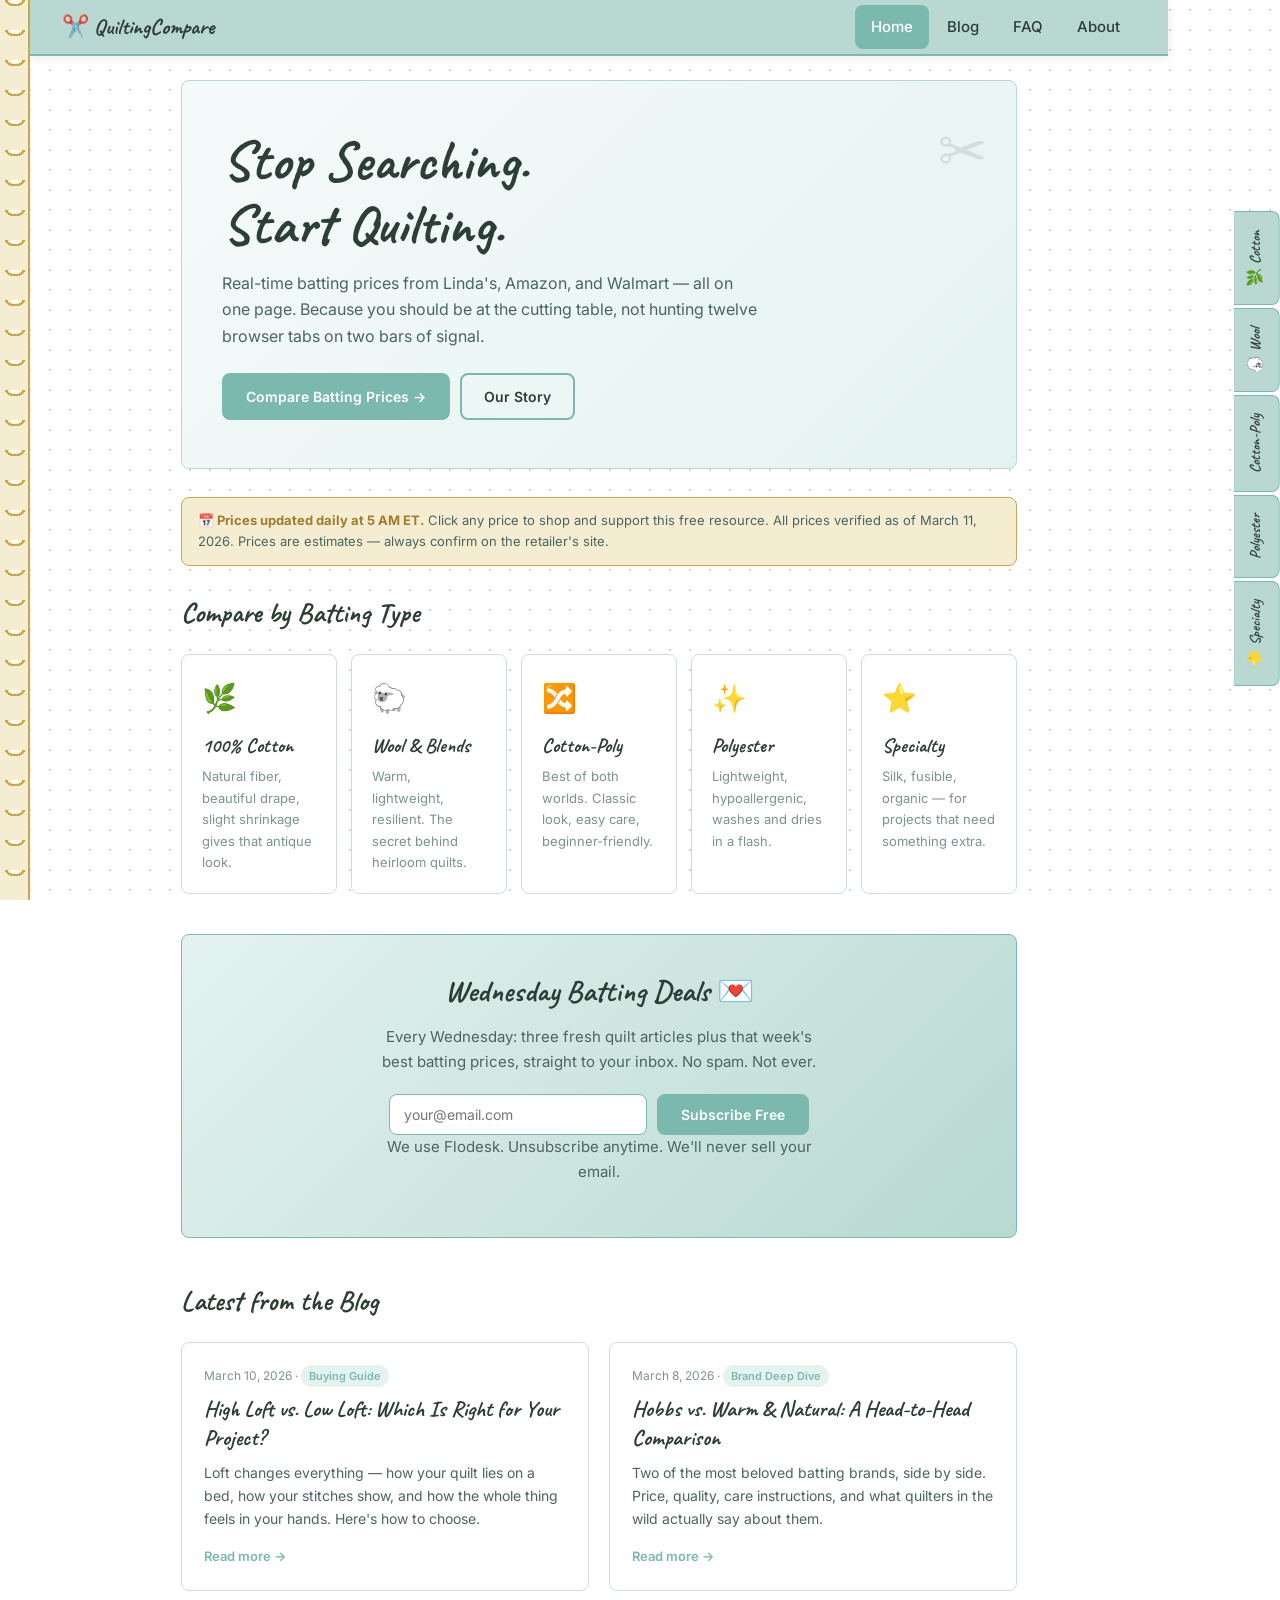
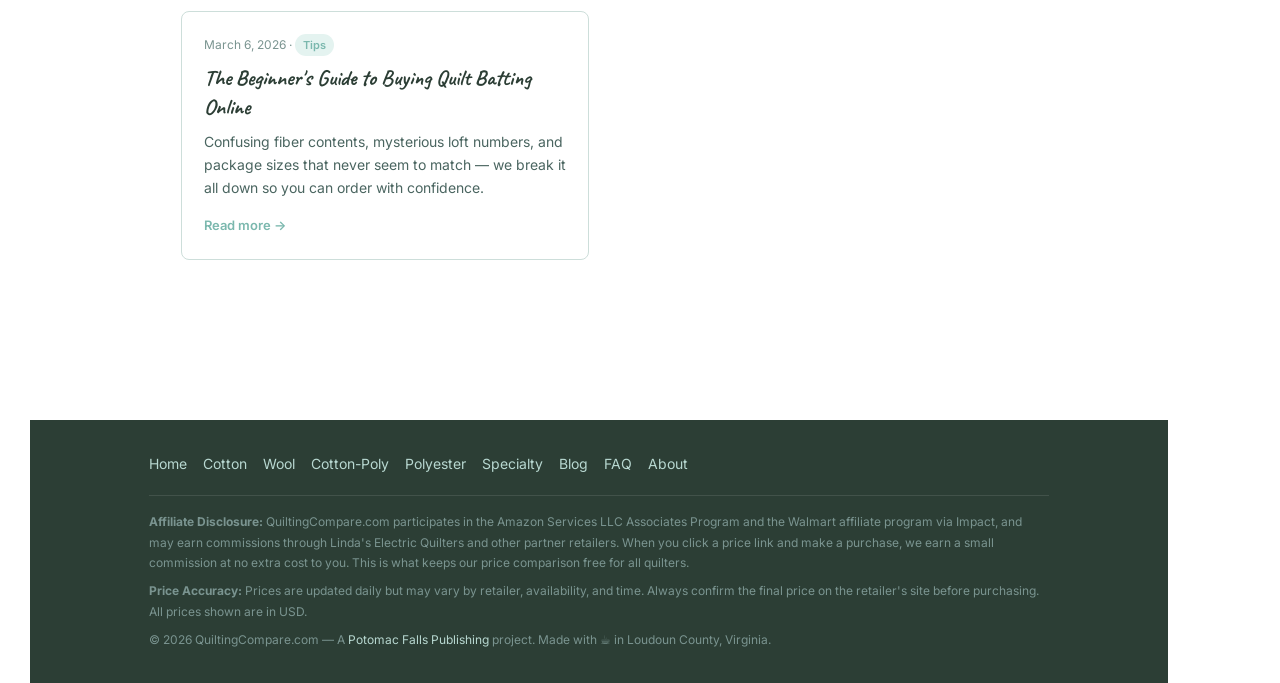
<file: index.html>
<!DOCTYPE html>
<html lang="en">
<head>
  <meta charset="UTF-8">
  <meta name="viewport" content="width=device-width, initial-scale=1.0">
  <meta name="description" content="QuiltingCompare.com — real-time quilt batting prices from Linda's, Amazon, and Walmart. Hobbs, Warm & Natural, Pellon, Quilters Dream, and more, all in one place.">
  <title>QuiltingCompare.com — Best Batting Prices, All in One Place</title>
  <link rel="stylesheet" href="css/style.css">
  <link rel="icon" href="data:image/svg+xml,<svg xmlns='http://www.w3.org/2000/svg' viewBox='0 0 100 100'><text y='.9em' font-size='90'>✂️</text></svg>">
</head>
<body>

  <div class="spiral-binding" aria-hidden="true"></div>

  <nav class="top-nav">
    <a href="index.html" class="nav-brand">✂️ QuiltingCompare</a>
    <ul class="nav-links">
      <li><a href="index.html" class="active">Home</a></li>
      <li><a href="blog.html">Blog</a></li>
      <li><a href="faq.html">FAQ</a></li>
      <li><a href="about.html">About</a></li>
    </ul>
  </nav>

  <div class="batting-tabs-mobile" role="navigation" aria-label="Browse by batting type">
    <a href="cotton.html">🌿 Cotton</a>
    <a href="wool.html">🐑 Wool</a>
    <a href="cotton-poly.html">🔀 Cotton-Poly</a>
    <a href="polyester.html">✨ Polyester</a>
    <a href="specialty.html">⭐ Specialty</a>
  </div>

  <nav class="side-tabs" aria-label="Browse by batting type">
    <a href="cotton.html" class="side-tab">🌿 Cotton</a>
    <a href="wool.html" class="side-tab">🐑 Wool</a>
    <a href="cotton-poly.html" class="side-tab">Cotton-Poly</a>
    <a href="polyester.html" class="side-tab">Polyester</a>
    <a href="specialty.html" class="side-tab">⭐ Specialty</a>
  </nav>

  <main class="page-wrapper">

    <section class="hero">
      <h1>Stop Searching.<br>Start Quilting.</h1>
      <p>Real-time batting prices from Linda's, Amazon, and Walmart — all on one page. Because you should be at the cutting table, not hunting twelve browser tabs on two bars of signal.</p>
      <div class="hero-btns">
        <a href="cotton.html" class="btn btn-primary">Compare Batting Prices →</a>
        <a href="about.html" class="btn btn-outline">Our Story</a>
      </div>
    </section>

    <div class="price-notice">
      <strong>📅 Prices updated daily at 5 AM ET.</strong> Click any price to shop and support this free resource. All prices verified as of <span id="update-date">March 11, 2026</span>. Prices are estimates — always confirm on the retailer's site.
    </div>

    <h2 class="section-title">Compare by Batting Type</h2>
    <div class="type-grid">
      <a href="cotton.html" class="type-card">
        <div class="type-card-icon">🌿</div>
        <h3>100% Cotton</h3>
        <p>Natural fiber, beautiful drape, slight shrinkage gives that antique look.</p>
      </a>
      <a href="wool.html" class="type-card">
        <div class="type-card-icon">🐑</div>
        <h3>Wool &amp; Blends</h3>
        <p>Warm, lightweight, resilient. The secret behind heirloom quilts.</p>
      </a>
      <a href="cotton-poly.html" class="type-card">
        <div class="type-card-icon">🔀</div>
        <h3>Cotton-Poly</h3>
        <p>Best of both worlds. Classic look, easy care, beginner-friendly.</p>
      </a>
      <a href="polyester.html" class="type-card">
        <div class="type-card-icon">✨</div>
        <h3>Polyester</h3>
        <p>Lightweight, hypoallergenic, washes and dries in a flash.</p>
      </a>
      <a href="specialty.html" class="type-card">
        <div class="type-card-icon">⭐</div>
        <h3>Specialty</h3>
        <p>Silk, fusible, organic — for projects that need something extra.</p>
      </a>
    </div>

    <section class="newsletter-section">
      <h2>Wednesday Batting Deals 💌</h2>
      <p>Every Wednesday: three fresh quilt articles plus that week's best batting prices, straight to your inbox. No spam. Not ever.</p>
      <!-- Replace the form below with your Flodesk embed code -->
      <div class="newsletter-form">
        <input type="email" placeholder="your@email.com" aria-label="Email address">
        <button class="btn btn-primary" type="button">Subscribe Free</button>
      </div>
      <p class="newsletter-fine">We use Flodesk. Unsubscribe anytime. We'll never sell your email.</p>
    </section>

    <h2 class="section-title">Latest from the Blog</h2>
    <div class="blog-grid">
      <article class="blog-card">
        <div class="post-meta">March 10, 2026 · <span class="tag">Buying Guide</span></div>
        <h2><a href="blog.html">High Loft vs. Low Loft: Which Is Right for Your Project?</a></h2>
        <p>Loft changes everything — how your quilt lies on a bed, how your stitches show, and how the whole thing feels in your hands. Here's how to choose.</p>
        <a href="blog.html" class="read-more">Read more →</a>
      </article>
      <article class="blog-card">
        <div class="post-meta">March 8, 2026 · <span class="tag">Brand Deep Dive</span></div>
        <h2><a href="blog.html">Hobbs vs. Warm &amp; Natural: A Head-to-Head Comparison</a></h2>
        <p>Two of the most beloved batting brands, side by side. Price, quality, care instructions, and what quilters in the wild actually say about them.</p>
        <a href="blog.html" class="read-more">Read more →</a>
      </article>
      <article class="blog-card">
        <div class="post-meta">March 6, 2026 · <span class="tag">Tips</span></div>
        <h2><a href="blog.html">The Beginner's Guide to Buying Quilt Batting Online</a></h2>
        <p>Confusing fiber contents, mysterious loft numbers, and package sizes that never seem to match — we break it all down so you can order with confidence.</p>
        <a href="blog.html" class="read-more">Read more →</a>
      </article>
    </div>

  </main>

  <footer class="site-footer">
    <div class="footer-inner">
      <nav class="footer-nav">
        <a href="index.html">Home</a>
        <a href="cotton.html">Cotton</a>
        <a href="wool.html">Wool</a>
        <a href="cotton-poly.html">Cotton-Poly</a>
        <a href="polyester.html">Polyester</a>
        <a href="specialty.html">Specialty</a>
        <a href="blog.html">Blog</a>
        <a href="faq.html">FAQ</a>
        <a href="about.html">About</a>
      </nav>
      <div class="footer-disclaimer">
        <p><strong>Affiliate Disclosure:</strong> QuiltingCompare.com participates in the Amazon Services LLC Associates Program and the Walmart affiliate program via Impact, and may earn commissions through Linda's Electric Quilters and other partner retailers. When you click a price link and make a purchase, we earn a small commission at no extra cost to you. This is what keeps our price comparison free for all quilters.</p>
        <p><strong>Price Accuracy:</strong> Prices are updated daily but may vary by retailer, availability, and time. Always confirm the final price on the retailer's site before purchasing. All prices shown are in USD.</p>
        <p>© 2026 QuiltingCompare.com — A <a href="about.html">Potomac Falls Publishing</a> project. Made with ☕ in Loudoun County, Virginia.</p>
      </div>
    </div>
  </footer>

</body>
</html>
</file>
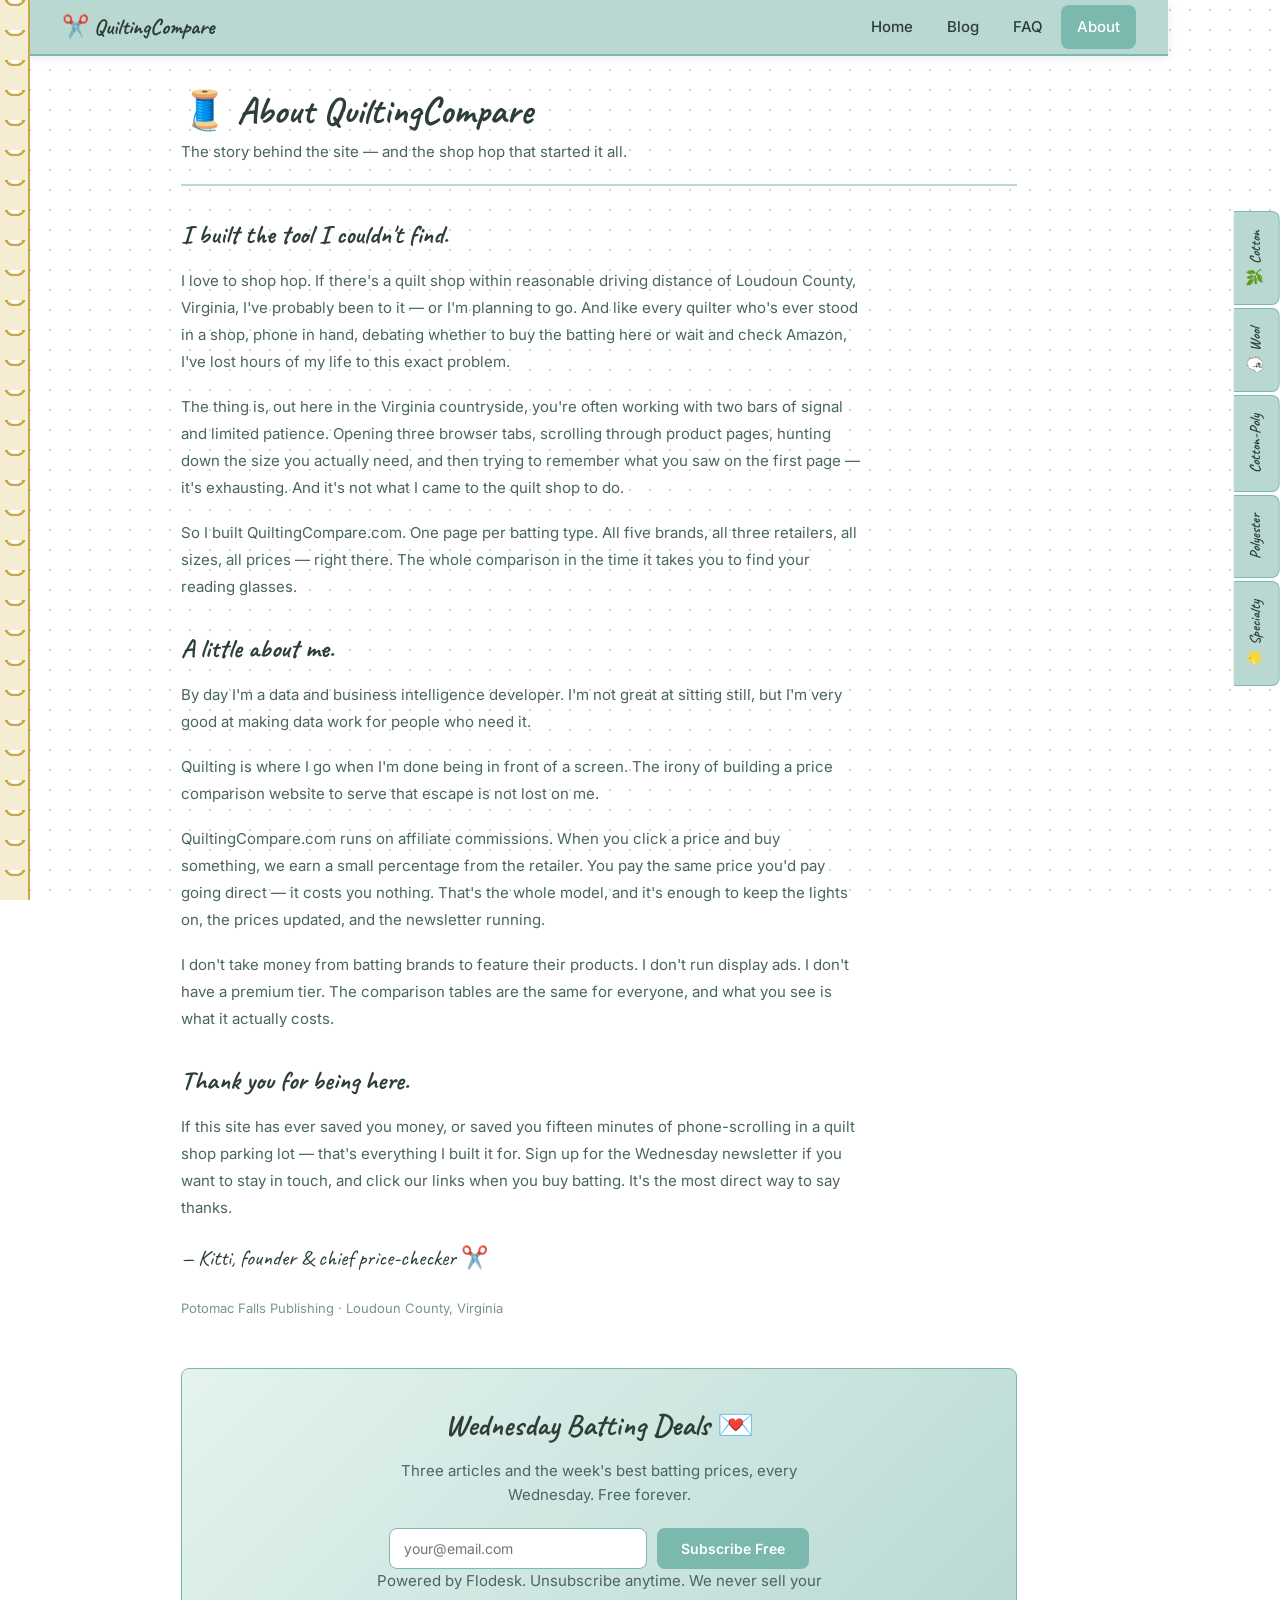
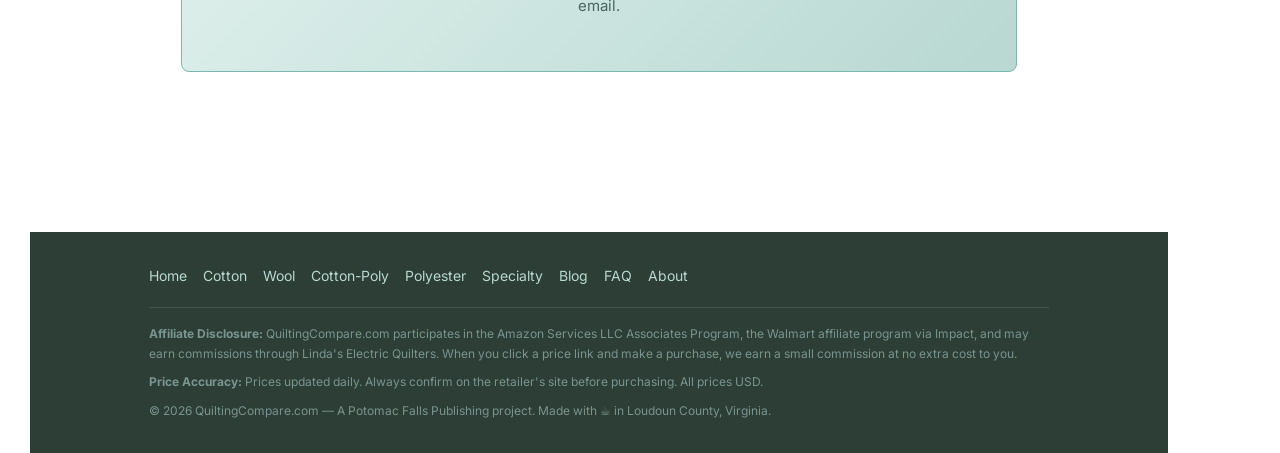
<file: about.html>
<!DOCTYPE html>
<html lang="en">
<head>
  <meta charset="UTF-8">
  <meta name="viewport" content="width=device-width, initial-scale=1.0">
  <meta name="description" content="The story behind QuiltingCompare.com — built by a quilter who got tired of hunting batting prices across twelve browser tabs on two bars of signal in rural Virginia.">
  <title>About — QuiltingCompare.com</title>
  <link rel="stylesheet" href="css/style.css">
  <link rel="icon" href="data:image/svg+xml,<svg xmlns='http://www.w3.org/2000/svg' viewBox='0 0 100 100'><text y='.9em' font-size='90'>✂️</text></svg>">
</head>
<body>

  <div class="spiral-binding" aria-hidden="true"></div>

  <nav class="top-nav">
    <a href="index.html" class="nav-brand">✂️ QuiltingCompare</a>
    <ul class="nav-links">
      <li><a href="index.html">Home</a></li>
      <li><a href="blog.html">Blog</a></li>
      <li><a href="faq.html">FAQ</a></li>
      <li><a href="about.html" class="active">About</a></li>
    </ul>
  </nav>

  <div class="batting-tabs-mobile" role="navigation" aria-label="Browse by batting type">
    <a href="cotton.html">🌿 Cotton</a>
    <a href="wool.html">🐑 Wool</a>
    <a href="cotton-poly.html">🔀 Cotton-Poly</a>
    <a href="polyester.html">✨ Polyester</a>
    <a href="specialty.html">⭐ Specialty</a>
  </div>

  <nav class="side-tabs" aria-label="Browse by batting type">
    <a href="cotton.html" class="side-tab">🌿 Cotton</a>
    <a href="wool.html" class="side-tab">🐑 Wool</a>
    <a href="cotton-poly.html" class="side-tab">Cotton-Poly</a>
    <a href="polyester.html" class="side-tab">Polyester</a>
    <a href="specialty.html" class="side-tab">⭐ Specialty</a>
  </nav>

  <main class="page-wrapper">

    <header class="page-header">
      <h1>🧵 About QuiltingCompare</h1>
      <p>The story behind the site — and the shop hop that started it all.</p>
    </header>

    <div class="about-content">

      <h2>I built the tool I couldn't find.</h2>

      <p>I love to shop hop. If there's a quilt shop within reasonable driving distance of Loudoun County, Virginia, I've probably been to it — or I'm planning to go. And like every quilter who's ever stood in a shop, phone in hand, debating whether to buy the batting here or wait and check Amazon, I've lost hours of my life to this exact problem.</p>

      <p>The thing is, out here in the Virginia countryside, you're often working with two bars of signal and limited patience. Opening three browser tabs, scrolling through product pages, hunting down the size you actually need, and then trying to remember what you saw on the first page — it's exhausting. And it's not what I came to the quilt shop to do.</p>

      <p>So I built QuiltingCompare.com. One page per batting type. All five brands, all three retailers, all sizes, all prices — right there. The whole comparison in the time it takes you to find your reading glasses.</p>

      <h2>A little about me.</h2>

      <p>By day I'm a data and business intelligence developer.  I'm not great at sitting still, but I'm very good at making data work for people who need it.</p>

      <p>Quilting is where I go when I'm done being in front of a screen. The irony of building a price comparison website to serve that escape is not lost on me.</p>

      <p></h2>

      <p>QuiltingCompare.com runs on affiliate commissions. When you click a price and buy something, we earn a small percentage from the retailer. You pay the same price you'd pay going direct — it costs you nothing. That's the whole model, and it's enough to keep the lights on, the prices updated, and the newsletter running.</p>

      <p>I don't take money from batting brands to feature their products. I don't run display ads. I don't have a premium tier. The comparison tables are the same for everyone, and what you see is what it actually costs.</p>

      <h2>Thank you for being here.</h2>

      <p>If this site has ever saved you money, or saved you fifteen minutes of phone-scrolling in a quilt shop parking lot — that's everything I built it for. Sign up for the Wednesday newsletter if you want to stay in touch, and click our links when you buy batting. It's the most direct way to say thanks.</p>

      <p style="font-family: var(--font-hand); font-size: 22px; color: var(--text-dark); margin-top: 8px;">— Kitti, founder &amp; chief price-checker ✂️</p>
      <p style="font-size: 13px; color: var(--text-light);">Potomac Falls Publishing · Loudoun County, Virginia</p>

    </div>

    <section class="newsletter-section" style="margin-top:48px;">
      <h2>Wednesday Batting Deals 💌</h2>
      <p>Three articles and the week's best batting prices, every Wednesday. Free forever.</p>
      <div class="newsletter-form">
        <input type="email" placeholder="your@email.com" aria-label="Email address">
        <button class="btn btn-primary" type="button">Subscribe Free</button>
      </div>
      <p class="newsletter-fine">Powered by Flodesk. Unsubscribe anytime. We never sell your email.</p>
    </section>

  </main>

  <footer class="site-footer">
    <div class="footer-inner">
      <nav class="footer-nav">
        <a href="index.html">Home</a>
        <a href="cotton.html">Cotton</a>
        <a href="wool.html">Wool</a>
        <a href="cotton-poly.html">Cotton-Poly</a>
        <a href="polyester.html">Polyester</a>
        <a href="specialty.html">Specialty</a>
        <a href="blog.html">Blog</a>
        <a href="faq.html">FAQ</a>
        <a href="about.html">About</a>
      </nav>
      <div class="footer-disclaimer">
        <p><strong>Affiliate Disclosure:</strong> QuiltingCompare.com participates in the Amazon Services LLC Associates Program, the Walmart affiliate program via Impact, and may earn commissions through Linda's Electric Quilters. When you click a price link and make a purchase, we earn a small commission at no extra cost to you.</p>
        <p><strong>Price Accuracy:</strong> Prices updated daily. Always confirm on the retailer's site before purchasing. All prices USD.</p>
        <p>© 2026 QuiltingCompare.com — A Potomac Falls Publishing project. Made with ☕ in Loudoun County, Virginia.</p>
      </div>
    </div>
  </footer>

</body>
</html>
</file>
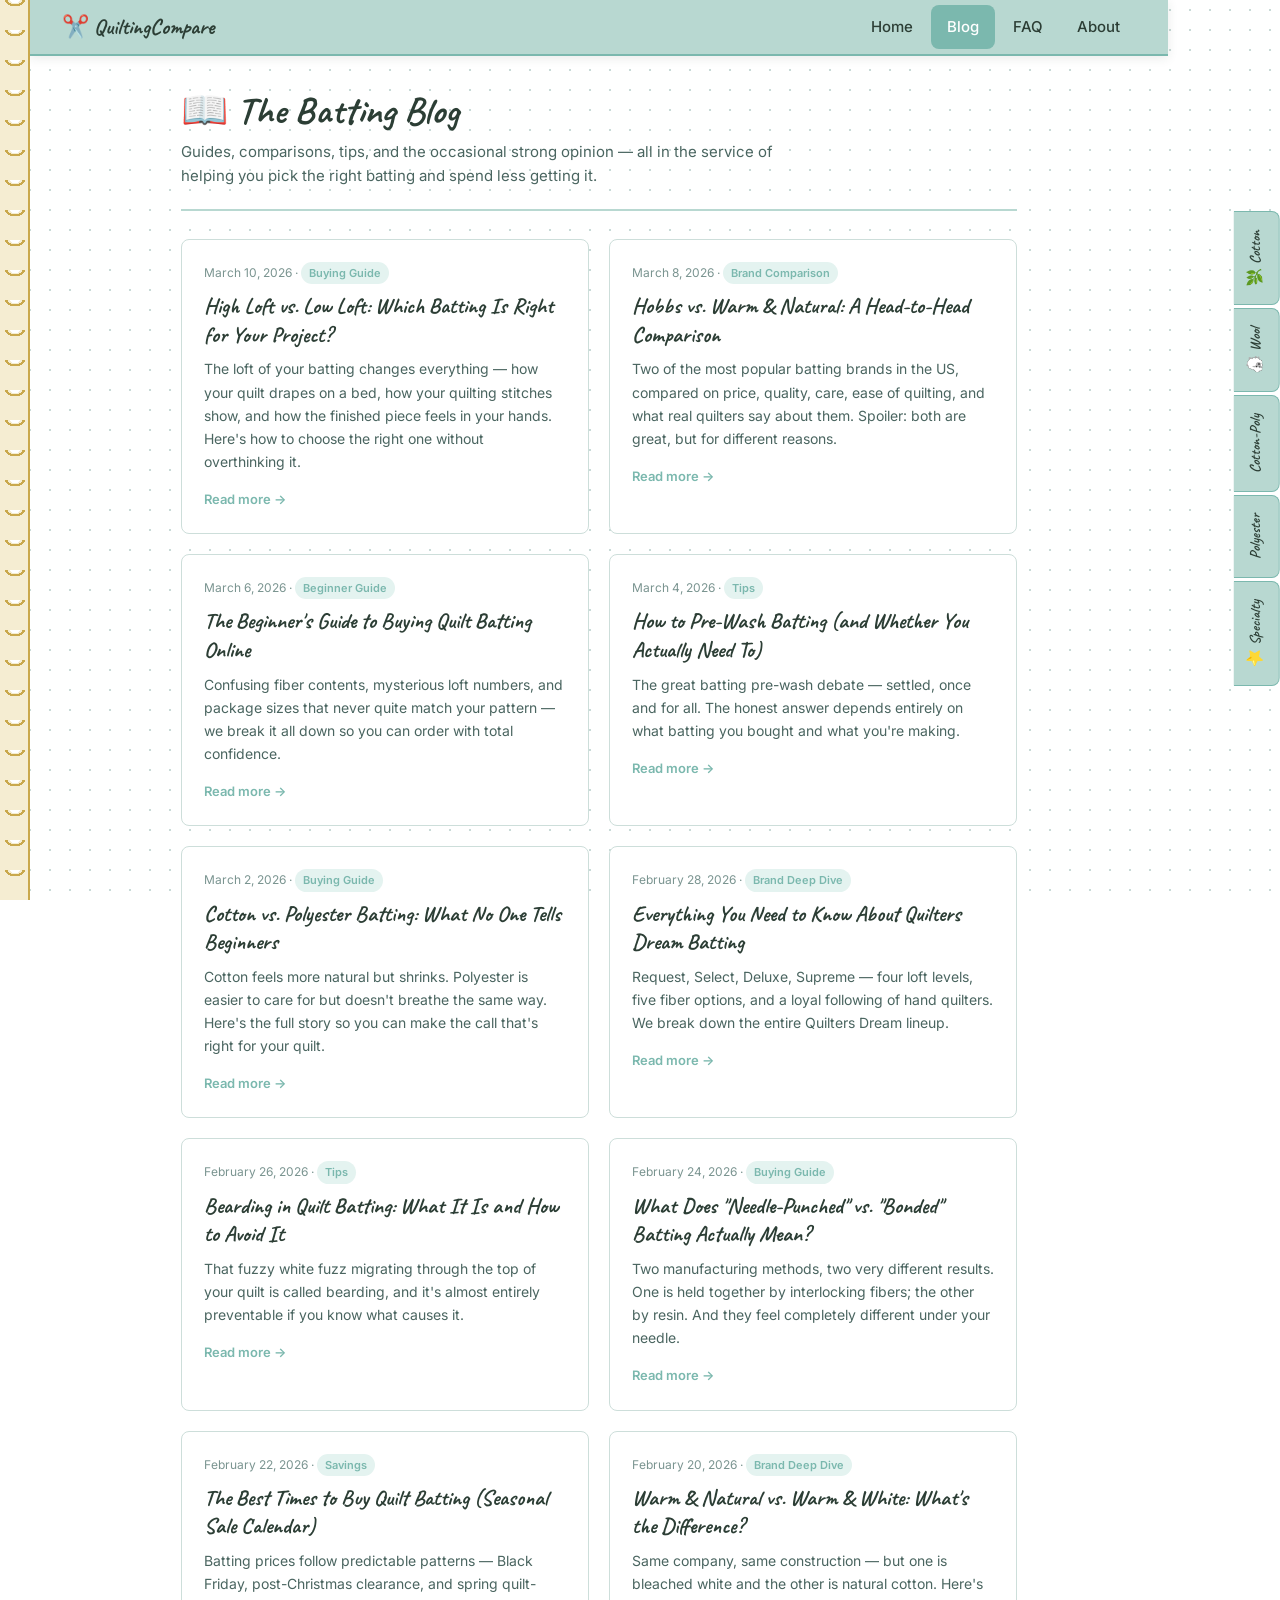
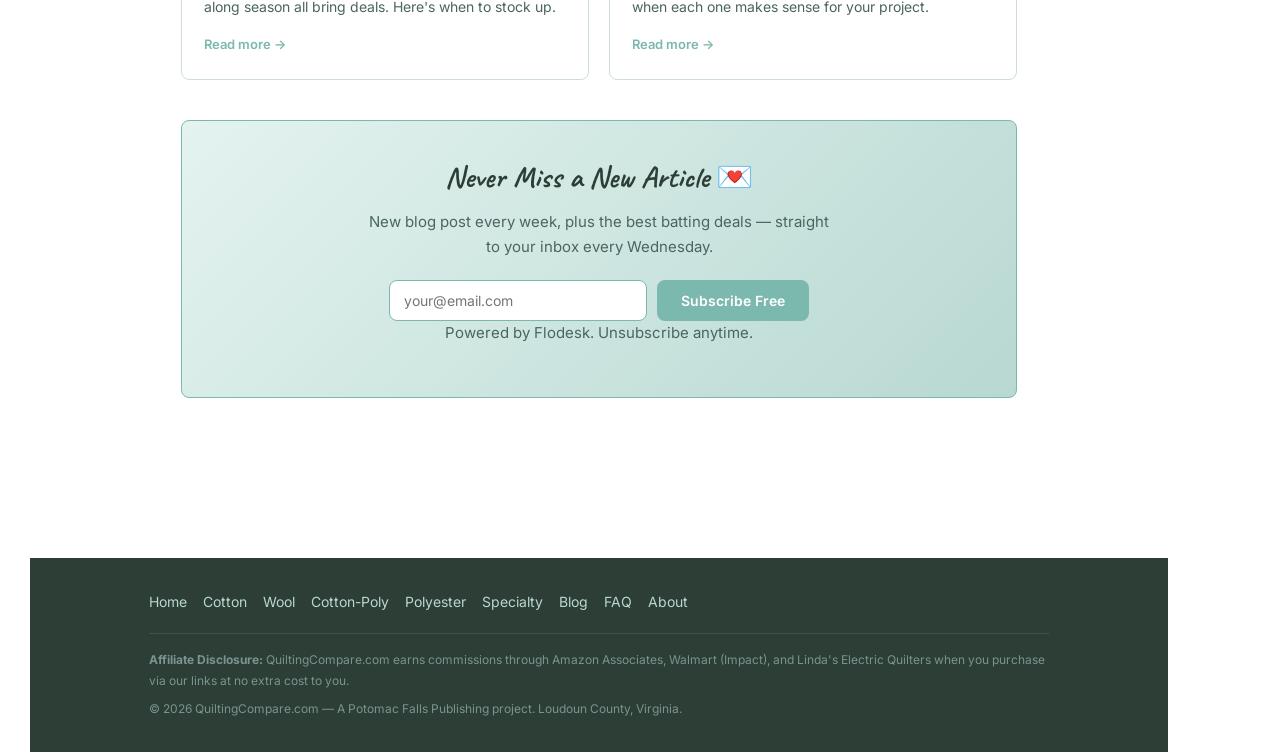
<file: blog.html>
<!DOCTYPE html>
<html lang="en">
<head>
  <meta charset="UTF-8">
  <meta name="viewport" content="width=device-width, initial-scale=1.0">
  <meta name="description" content="The QuiltingCompare.com blog — batting guides, brand comparisons, tips, and tutorials for quilters at every level.">
  <title>Blog — QuiltingCompare.com</title>
  <link rel="stylesheet" href="css/style.css">
  <link rel="icon" href="data:image/svg+xml,<svg xmlns='http://www.w3.org/2000/svg' viewBox='0 0 100 100'><text y='.9em' font-size='90'>✂️</text></svg>">
</head>
<body>

  <div class="spiral-binding" aria-hidden="true"></div>

  <nav class="top-nav">
    <a href="index.html" class="nav-brand">✂️ QuiltingCompare</a>
    <ul class="nav-links">
      <li><a href="index.html">Home</a></li>
      <li><a href="blog.html" class="active">Blog</a></li>
      <li><a href="faq.html">FAQ</a></li>
      <li><a href="about.html">About</a></li>
    </ul>
  </nav>

  <div class="batting-tabs-mobile" role="navigation" aria-label="Browse by batting type">
    <a href="cotton.html">🌿 Cotton</a>
    <a href="wool.html">🐑 Wool</a>
    <a href="cotton-poly.html">🔀 Cotton-Poly</a>
    <a href="polyester.html">✨ Polyester</a>
    <a href="specialty.html">⭐ Specialty</a>
  </div>

  <nav class="side-tabs" aria-label="Browse by batting type">
    <a href="cotton.html" class="side-tab">🌿 Cotton</a>
    <a href="wool.html" class="side-tab">🐑 Wool</a>
    <a href="cotton-poly.html" class="side-tab">Cotton-Poly</a>
    <a href="polyester.html" class="side-tab">Polyester</a>
    <a href="specialty.html" class="side-tab">⭐ Specialty</a>
  </nav>

  <main class="page-wrapper">

    <header class="page-header">
      <h1>📖 The Batting Blog</h1>
      <p>Guides, comparisons, tips, and the occasional strong opinion — all in the service of helping you pick the right batting and spend less getting it.</p>
    </header>

    <div class="blog-grid">

      <article class="blog-card">
        <div class="post-meta">March 10, 2026 · <span class="tag">Buying Guide</span></div>
        <h2><a href="#">High Loft vs. Low Loft: Which Batting Is Right for Your Project?</a></h2>
        <p>The loft of your batting changes everything — how your quilt drapes on a bed, how your quilting stitches show, and how the finished piece feels in your hands. Here's how to choose the right one without overthinking it.</p>
        <a href="#" class="read-more">Read more →</a>
      </article>

      <article class="blog-card">
        <div class="post-meta">March 8, 2026 · <span class="tag">Brand Comparison</span></div>
        <h2><a href="#">Hobbs vs. Warm &amp; Natural: A Head-to-Head Comparison</a></h2>
        <p>Two of the most popular batting brands in the US, compared on price, quality, care, ease of quilting, and what real quilters say about them. Spoiler: both are great, but for different reasons.</p>
        <a href="#" class="read-more">Read more →</a>
      </article>

      <article class="blog-card">
        <div class="post-meta">March 6, 2026 · <span class="tag">Beginner Guide</span></div>
        <h2><a href="#">The Beginner's Guide to Buying Quilt Batting Online</a></h2>
        <p>Confusing fiber contents, mysterious loft numbers, and package sizes that never quite match your pattern — we break it all down so you can order with total confidence.</p>
        <a href="#" class="read-more">Read more →</a>
      </article>

      <article class="blog-card">
        <div class="post-meta">March 4, 2026 · <span class="tag">Tips</span></div>
        <h2><a href="#">How to Pre-Wash Batting (and Whether You Actually Need To)</a></h2>
        <p>The great batting pre-wash debate — settled, once and for all. The honest answer depends entirely on what batting you bought and what you're making.</p>
        <a href="#" class="read-more">Read more →</a>
      </article>

      <article class="blog-card">
        <div class="post-meta">March 2, 2026 · <span class="tag">Buying Guide</span></div>
        <h2><a href="#">Cotton vs. Polyester Batting: What No One Tells Beginners</a></h2>
        <p>Cotton feels more natural but shrinks. Polyester is easier to care for but doesn't breathe the same way. Here's the full story so you can make the call that's right for your quilt.</p>
        <a href="#" class="read-more">Read more →</a>
      </article>

      <article class="blog-card">
        <div class="post-meta">February 28, 2026 · <span class="tag">Brand Deep Dive</span></div>
        <h2><a href="#">Everything You Need to Know About Quilters Dream Batting</a></h2>
        <p>Request, Select, Deluxe, Supreme — four loft levels, five fiber options, and a loyal following of hand quilters. We break down the entire Quilters Dream lineup.</p>
        <a href="#" class="read-more">Read more →</a>
      </article>

      <article class="blog-card">
        <div class="post-meta">February 26, 2026 · <span class="tag">Tips</span></div>
        <h2><a href="#">Bearding in Quilt Batting: What It Is and How to Avoid It</a></h2>
        <p>That fuzzy white fuzz migrating through the top of your quilt is called bearding, and it's almost entirely preventable if you know what causes it.</p>
        <a href="#" class="read-more">Read more →</a>
      </article>

      <article class="blog-card">
        <div class="post-meta">February 24, 2026 · <span class="tag">Buying Guide</span></div>
        <h2><a href="#">What Does "Needle-Punched" vs. "Bonded" Batting Actually Mean?</a></h2>
        <p>Two manufacturing methods, two very different results. One is held together by interlocking fibers; the other by resin. And they feel completely different under your needle.</p>
        <a href="#" class="read-more">Read more →</a>
      </article>

      <article class="blog-card">
        <div class="post-meta">February 22, 2026 · <span class="tag">Savings</span></div>
        <h2><a href="#">The Best Times to Buy Quilt Batting (Seasonal Sale Calendar)</a></h2>
        <p>Batting prices follow predictable patterns — Black Friday, post-Christmas clearance, and spring quilt-along season all bring deals. Here's when to stock up.</p>
        <a href="#" class="read-more">Read more →</a>
      </article>

      <article class="blog-card">
        <div class="post-meta">February 20, 2026 · <span class="tag">Brand Deep Dive</span></div>
        <h2><a href="#">Warm &amp; Natural vs. Warm &amp; White: What's the Difference?</a></h2>
        <p>Same company, same construction — but one is bleached white and the other is natural cotton. Here's when each one makes sense for your project.</p>
        <a href="#" class="read-more">Read more →</a>
      </article>

    </div>

    <section class="newsletter-section">
      <h2>Never Miss a New Article 💌</h2>
      <p>New blog post every week, plus the best batting deals — straight to your inbox every Wednesday.</p>
      <div class="newsletter-form">
        <input type="email" placeholder="your@email.com" aria-label="Email address">
        <button class="btn btn-primary" type="button">Subscribe Free</button>
      </div>
      <p class="newsletter-fine">Powered by Flodesk. Unsubscribe anytime.</p>
    </section>

  </main>

  <footer class="site-footer">
    <div class="footer-inner">
      <nav class="footer-nav">
        <a href="index.html">Home</a>
        <a href="cotton.html">Cotton</a>
        <a href="wool.html">Wool</a>
        <a href="cotton-poly.html">Cotton-Poly</a>
        <a href="polyester.html">Polyester</a>
        <a href="specialty.html">Specialty</a>
        <a href="blog.html">Blog</a>
        <a href="faq.html">FAQ</a>
        <a href="about.html">About</a>
      </nav>
      <div class="footer-disclaimer">
        <p><strong>Affiliate Disclosure:</strong> QuiltingCompare.com earns commissions through Amazon Associates, Walmart (Impact), and Linda's Electric Quilters when you purchase via our links at no extra cost to you.</p>
        <p>© 2026 QuiltingCompare.com — A Potomac Falls Publishing project. Loudoun County, Virginia.</p>
      </div>
    </div>
  </footer>

</body>
</html>
</file>
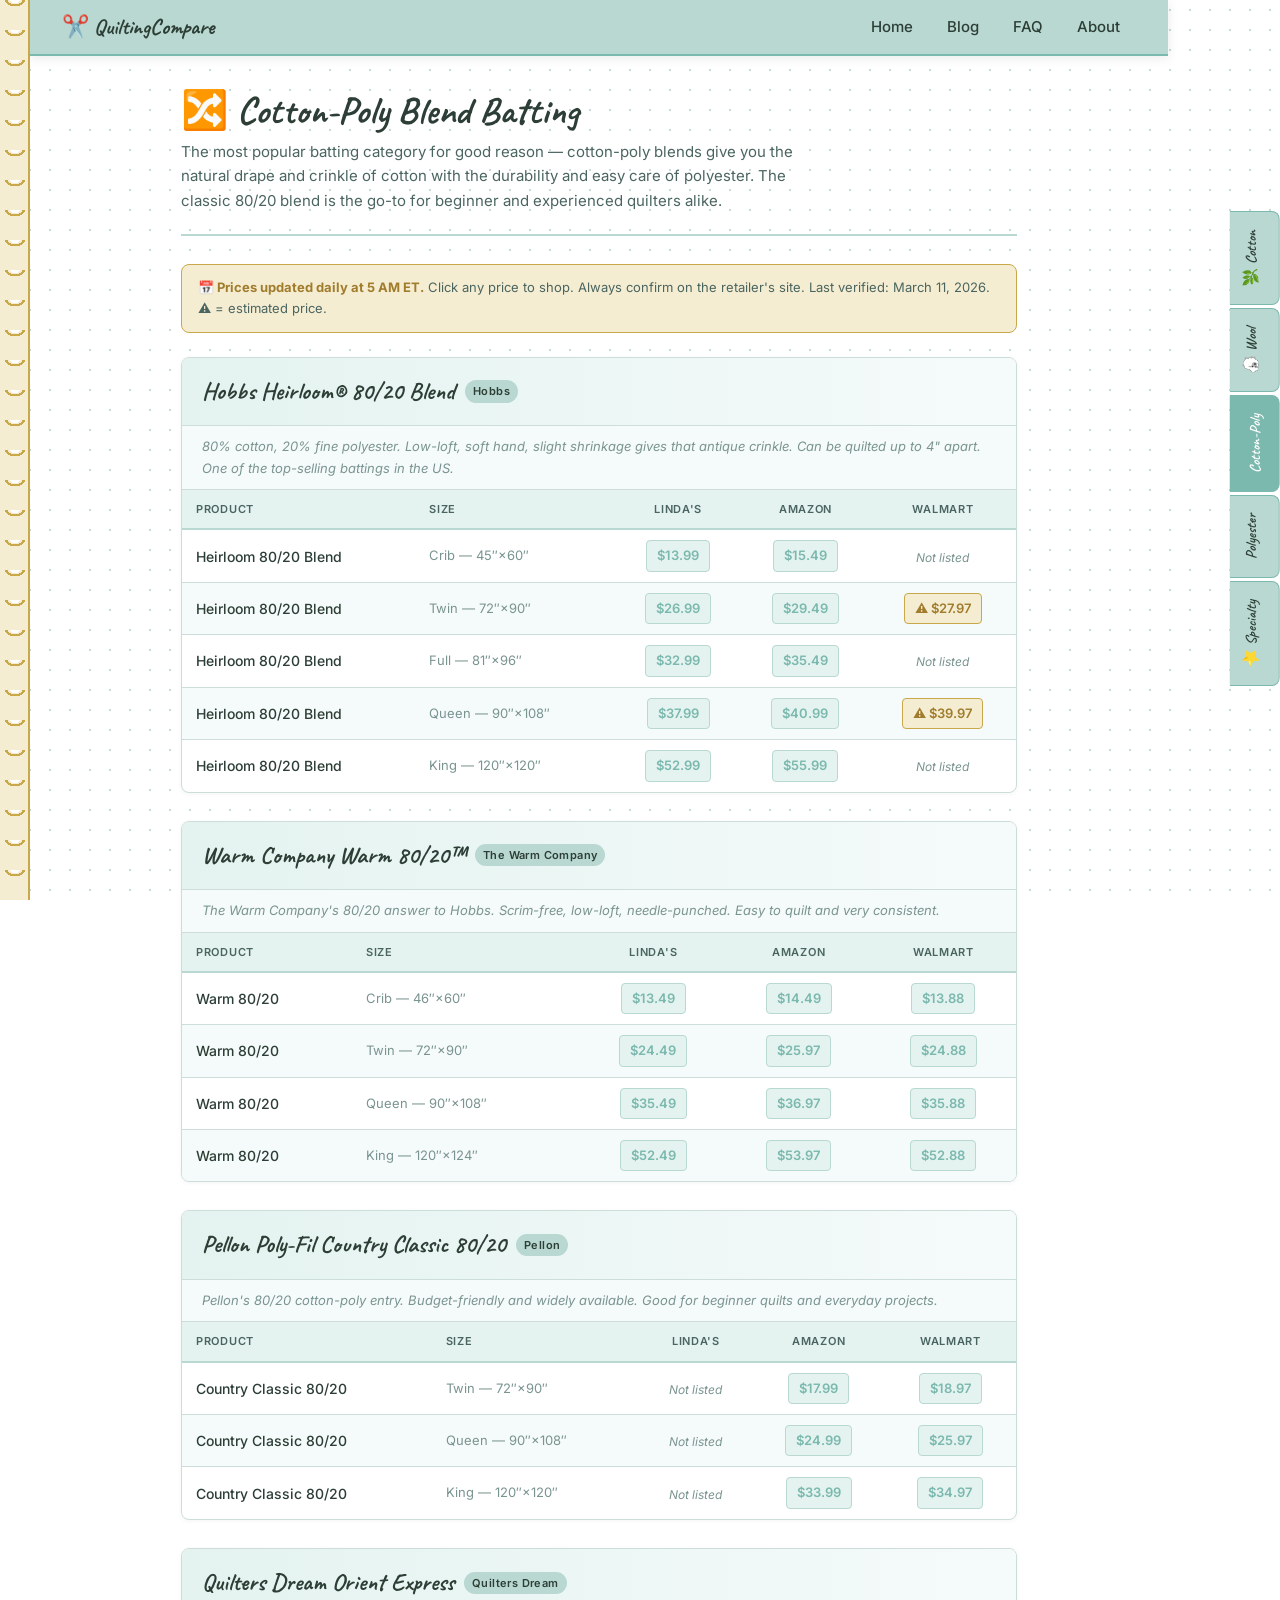
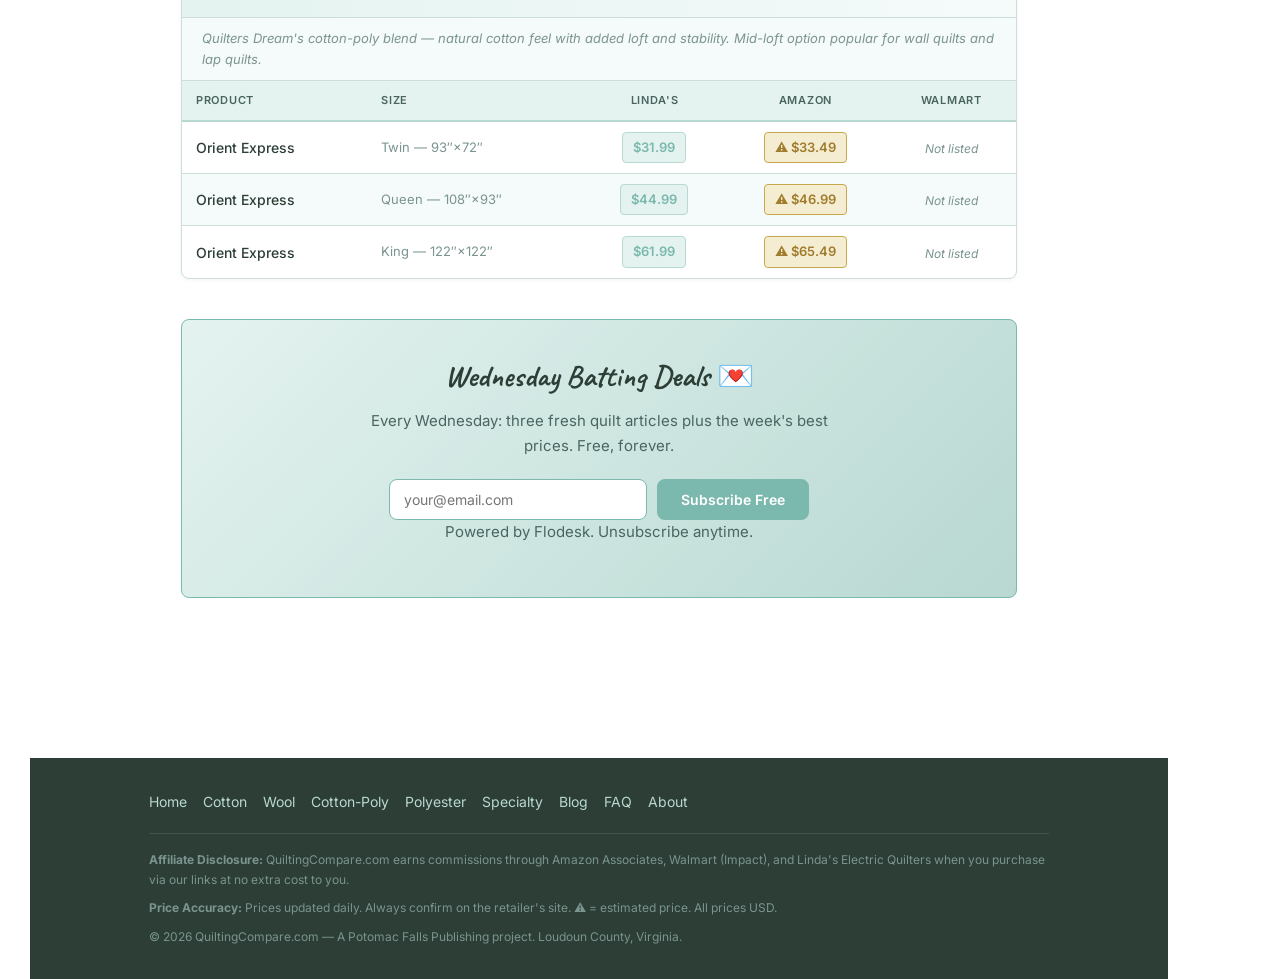
<file: cotton-poly.html>
<!DOCTYPE html>
<html lang="en">
<head>
  <meta charset="UTF-8">
  <meta name="viewport" content="width=device-width, initial-scale=1.0">
  <meta name="description" content="Compare cotton-polyester blend quilt batting prices from Hobbs, Warm Company, Pellon, and Quilters Dream across Linda's, Amazon, and Walmart.">
  <title>Cotton-Poly Blend Batting Prices — QuiltingCompare.com</title>
  <link rel="stylesheet" href="css/style.css">
  <link rel="icon" href="data:image/svg+xml,<svg xmlns='http://www.w3.org/2000/svg' viewBox='0 0 100 100'><text y='.9em' font-size='90'>✂️</text></svg>">
</head>
<body>

  <div class="spiral-binding" aria-hidden="true"></div>

  <nav class="top-nav">
    <a href="index.html" class="nav-brand">✂️ QuiltingCompare</a>
    <ul class="nav-links">
      <li><a href="index.html">Home</a></li>
      <li><a href="blog.html">Blog</a></li>
      <li><a href="faq.html">FAQ</a></li>
      <li><a href="about.html">About</a></li>
    </ul>
  </nav>

  <div class="batting-tabs-mobile" role="navigation" aria-label="Browse by batting type">
    <a href="cotton.html">🌿 Cotton</a>
    <a href="wool.html">🐑 Wool</a>
    <a href="cotton-poly.html" class="active">🔀 Cotton-Poly</a>
    <a href="polyester.html">✨ Polyester</a>
    <a href="specialty.html">⭐ Specialty</a>
  </div>

  <nav class="side-tabs" aria-label="Browse by batting type">
    <a href="cotton.html" class="side-tab">🌿 Cotton</a>
    <a href="wool.html" class="side-tab">🐑 Wool</a>
    <a href="cotton-poly.html" class="side-tab active">Cotton-Poly</a>
    <a href="polyester.html" class="side-tab">Polyester</a>
    <a href="specialty.html" class="side-tab">⭐ Specialty</a>
  </nav>

  <main class="page-wrapper">

    <header class="page-header">
      <h1>🔀 Cotton-Poly Blend Batting</h1>
      <p>The most popular batting category for good reason — cotton-poly blends give you the natural drape and crinkle of cotton with the durability and easy care of polyester. The classic 80/20 blend is the go-to for beginner and experienced quilters alike.</p>
    </header>

    <div class="price-notice">
      <strong>📅 Prices updated daily at 5 AM ET.</strong> Click any price to shop. Always confirm on the retailer's site. Last verified: March 11, 2026. ⚠ = estimated price.
    </div>

    <!-- HOBBS HEIRLOOM 80/20 -->
    <section class="brand-section" aria-labelledby="hobbs-8020-heading">
      <div class="brand-header">
        <h2 id="hobbs-8020-heading">Hobbs Heirloom® 80/20 Blend</h2>
        <span class="brand-tag">Hobbs</span>
      </div>
      <p class="brand-note">80% cotton, 20% fine polyester. Low-loft, soft hand, slight shrinkage gives that antique crinkle. Can be quilted up to 4" apart. One of the top-selling battings in the US.</p>
      <div class="table-wrapper">
        <table class="price-table">
          <thead>
            <tr><th>Product</th><th>Size</th><th class="center">Linda's</th><th class="center">Amazon</th><th class="center">Walmart</th></tr>
          </thead>
          <tbody>
            <tr>
              <td class="product-name">Heirloom 80/20 Blend</td>
              <td class="size-col">Crib — 45″×60″</td>
              <td class="price-cell"><a class="price-link" href="https://www.lindas.com/search?q=hobbs+heirloom+80+20+crib" target="_blank" rel="noopener sponsored">$13.99</a></td>
              <td class="price-cell"><a class="price-link" href="https://www.amazon.com/s?k=hobbs+heirloom+80+20+batting+crib&tag=YOURTAG-20" target="_blank" rel="noopener sponsored">$15.49</a></td>
              <td class="price-cell"><span class="price-na">Not listed</span></td>
            </tr>
            <tr>
              <td class="product-name">Heirloom 80/20 Blend</td>
              <td class="size-col">Twin — 72″×90″</td>
              <td class="price-cell"><a class="price-link" href="https://www.lindas.com/search?q=hobbs+heirloom+80+20+twin" target="_blank" rel="noopener sponsored">$26.99</a></td>
              <td class="price-cell"><a class="price-link" href="https://www.amazon.com/s?k=hobbs+heirloom+80+20+batting+twin&tag=YOURTAG-20" target="_blank" rel="noopener sponsored">$29.49</a></td>
              <td class="price-cell"><a class="price-flag" href="https://www.walmart.com/search?q=hobbs+heirloom+80+20+batting" target="_blank" rel="noopener sponsored">$27.97</a></td>
            </tr>
            <tr>
              <td class="product-name">Heirloom 80/20 Blend</td>
              <td class="size-col">Full — 81″×96″</td>
              <td class="price-cell"><a class="price-link" href="https://www.lindas.com/search?q=hobbs+heirloom+80+20+full" target="_blank" rel="noopener sponsored">$32.99</a></td>
              <td class="price-cell"><a class="price-link" href="https://www.amazon.com/s?k=hobbs+heirloom+80+20+batting+full&tag=YOURTAG-20" target="_blank" rel="noopener sponsored">$35.49</a></td>
              <td class="price-cell"><span class="price-na">Not listed</span></td>
            </tr>
            <tr>
              <td class="product-name">Heirloom 80/20 Blend</td>
              <td class="size-col">Queen — 90″×108″</td>
              <td class="price-cell"><a class="price-link" href="https://www.lindas.com/search?q=hobbs+heirloom+80+20+queen" target="_blank" rel="noopener sponsored">$37.99</a></td>
              <td class="price-cell"><a class="price-link" href="https://www.amazon.com/s?k=hobbs+heirloom+80+20+batting+queen&tag=YOURTAG-20" target="_blank" rel="noopener sponsored">$40.99</a></td>
              <td class="price-cell"><a class="price-flag" href="https://www.walmart.com/search?q=hobbs+heirloom+80+20+queen" target="_blank" rel="noopener sponsored">$39.97</a></td>
            </tr>
            <tr>
              <td class="product-name">Heirloom 80/20 Blend</td>
              <td class="size-col">King — 120″×120″</td>
              <td class="price-cell"><a class="price-link" href="https://www.lindas.com/search?q=hobbs+heirloom+80+20+king" target="_blank" rel="noopener sponsored">$52.99</a></td>
              <td class="price-cell"><a class="price-link" href="https://www.amazon.com/s?k=hobbs+heirloom+80+20+batting+king&tag=YOURTAG-20" target="_blank" rel="noopener sponsored">$55.99</a></td>
              <td class="price-cell"><span class="price-na">Not listed</span></td>
            </tr>
          </tbody>
        </table>
      </div>
    </section>

    <!-- WARM COMPANY 80/20 -->
    <section class="brand-section" aria-labelledby="warm-8020-heading">
      <div class="brand-header">
        <h2 id="warm-8020-heading">Warm Company Warm 80/20™</h2>
        <span class="brand-tag">The Warm Company</span>
      </div>
      <p class="brand-note">The Warm Company's 80/20 answer to Hobbs. Scrim-free, low-loft, needle-punched. Easy to quilt and very consistent.</p>
      <div class="table-wrapper">
        <table class="price-table">
          <thead>
            <tr><th>Product</th><th>Size</th><th class="center">Linda's</th><th class="center">Amazon</th><th class="center">Walmart</th></tr>
          </thead>
          <tbody>
            <tr>
              <td class="product-name">Warm 80/20</td>
              <td class="size-col">Crib — 46″×60″</td>
              <td class="price-cell"><a class="price-link" href="https://www.lindas.com/search?q=warm+company+80+20+crib" target="_blank" rel="noopener sponsored">$13.49</a></td>
              <td class="price-cell"><a class="price-link" href="https://www.amazon.com/s?k=warm+company+80+20+batting+crib&tag=YOURTAG-20" target="_blank" rel="noopener sponsored">$14.49</a></td>
              <td class="price-cell"><a class="price-link" href="https://www.walmart.com/search?q=warm+company+80+20+batting" target="_blank" rel="noopener sponsored">$13.88</a></td>
            </tr>
            <tr>
              <td class="product-name">Warm 80/20</td>
              <td class="size-col">Twin — 72″×90″</td>
              <td class="price-cell"><a class="price-link" href="https://www.lindas.com/search?q=warm+company+80+20+twin" target="_blank" rel="noopener sponsored">$24.49</a></td>
              <td class="price-cell"><a class="price-link" href="https://www.amazon.com/s?k=warm+company+80+20+batting+twin&tag=YOURTAG-20" target="_blank" rel="noopener sponsored">$25.97</a></td>
              <td class="price-cell"><a class="price-link" href="https://www.walmart.com/search?q=warm+company+80+20+twin" target="_blank" rel="noopener sponsored">$24.88</a></td>
            </tr>
            <tr>
              <td class="product-name">Warm 80/20</td>
              <td class="size-col">Queen — 90″×108″</td>
              <td class="price-cell"><a class="price-link" href="https://www.lindas.com/search?q=warm+company+80+20+queen" target="_blank" rel="noopener sponsored">$35.49</a></td>
              <td class="price-cell"><a class="price-link" href="https://www.amazon.com/s?k=warm+company+80+20+batting+queen&tag=YOURTAG-20" target="_blank" rel="noopener sponsored">$36.97</a></td>
              <td class="price-cell"><a class="price-link" href="https://www.walmart.com/search?q=warm+company+80+20+queen" target="_blank" rel="noopener sponsored">$35.88</a></td>
            </tr>
            <tr>
              <td class="product-name">Warm 80/20</td>
              <td class="size-col">King — 120″×124″</td>
              <td class="price-cell"><a class="price-link" href="https://www.lindas.com/search?q=warm+company+80+20+king" target="_blank" rel="noopener sponsored">$52.49</a></td>
              <td class="price-cell"><a class="price-link" href="https://www.amazon.com/s?k=warm+company+80+20+batting+king&tag=YOURTAG-20" target="_blank" rel="noopener sponsored">$53.97</a></td>
              <td class="price-cell"><a class="price-link" href="https://www.walmart.com/search?q=warm+company+80+20+king" target="_blank" rel="noopener sponsored">$52.88</a></td>
            </tr>
          </tbody>
        </table>
      </div>
    </section>

    <!-- PELLON POLY-FIL COUNTRY CLASSIC -->
    <section class="brand-section" aria-labelledby="pellon-8020-heading">
      <div class="brand-header">
        <h2 id="pellon-8020-heading">Pellon Poly-Fil Country Classic 80/20</h2>
        <span class="brand-tag">Pellon</span>
      </div>
      <p class="brand-note">Pellon's 80/20 cotton-poly entry. Budget-friendly and widely available. Good for beginner quilts and everyday projects.</p>
      <div class="table-wrapper">
        <table class="price-table">
          <thead>
            <tr><th>Product</th><th>Size</th><th class="center">Linda's</th><th class="center">Amazon</th><th class="center">Walmart</th></tr>
          </thead>
          <tbody>
            <tr>
              <td class="product-name">Country Classic 80/20</td>
              <td class="size-col">Twin — 72″×90″</td>
              <td class="price-cell"><span class="price-na">Not listed</span></td>
              <td class="price-cell"><a class="price-link" href="https://www.amazon.com/s?k=pellon+poly-fil+country+classic+80+20&tag=YOURTAG-20" target="_blank" rel="noopener sponsored">$17.99</a></td>
              <td class="price-cell"><a class="price-link" href="https://www.walmart.com/search?q=pellon+country+classic+80+20+batting" target="_blank" rel="noopener sponsored">$18.97</a></td>
            </tr>
            <tr>
              <td class="product-name">Country Classic 80/20</td>
              <td class="size-col">Queen — 90″×108″</td>
              <td class="price-cell"><span class="price-na">Not listed</span></td>
              <td class="price-cell"><a class="price-link" href="https://www.amazon.com/s?k=pellon+country+classic+80+20+queen&tag=YOURTAG-20" target="_blank" rel="noopener sponsored">$24.99</a></td>
              <td class="price-cell"><a class="price-link" href="https://www.walmart.com/search?q=pellon+country+classic+80+20+queen" target="_blank" rel="noopener sponsored">$25.97</a></td>
            </tr>
            <tr>
              <td class="product-name">Country Classic 80/20</td>
              <td class="size-col">King — 120″×120″</td>
              <td class="price-cell"><span class="price-na">Not listed</span></td>
              <td class="price-cell"><a class="price-link" href="https://www.amazon.com/s?k=pellon+country+classic+80+20+king&tag=YOURTAG-20" target="_blank" rel="noopener sponsored">$33.99</a></td>
              <td class="price-cell"><a class="price-link" href="https://www.walmart.com/search?q=pellon+country+classic+80+20+king" target="_blank" rel="noopener sponsored">$34.97</a></td>
            </tr>
          </tbody>
        </table>
      </div>
    </section>

    <!-- QUILTERS DREAM ORIENT EXPRESS -->
    <section class="brand-section" aria-labelledby="qd-blend-heading">
      <div class="brand-header">
        <h2 id="qd-blend-heading">Quilters Dream Orient Express</h2>
        <span class="brand-tag">Quilters Dream</span>
      </div>
      <p class="brand-note">Quilters Dream's cotton-poly blend — natural cotton feel with added loft and stability. Mid-loft option popular for wall quilts and lap quilts.</p>
      <div class="table-wrapper">
        <table class="price-table">
          <thead>
            <tr><th>Product</th><th>Size</th><th class="center">Linda's</th><th class="center">Amazon</th><th class="center">Walmart</th></tr>
          </thead>
          <tbody>
            <tr>
              <td class="product-name">Orient Express</td>
              <td class="size-col">Twin — 93″×72″</td>
              <td class="price-cell"><a class="price-link" href="https://www.lindas.com/search?q=quilters+dream+orient+express" target="_blank" rel="noopener sponsored">$31.99</a></td>
              <td class="price-cell"><a class="price-flag" href="https://www.amazon.com/s?k=quilters+dream+orient+express&tag=YOURTAG-20" target="_blank" rel="noopener sponsored">$33.49</a></td>
              <td class="price-cell"><span class="price-na">Not listed</span></td>
            </tr>
            <tr>
              <td class="product-name">Orient Express</td>
              <td class="size-col">Queen — 108″×93″</td>
              <td class="price-cell"><a class="price-link" href="https://www.lindas.com/search?q=quilters+dream+orient+express+queen" target="_blank" rel="noopener sponsored">$44.99</a></td>
              <td class="price-cell"><a class="price-flag" href="https://www.amazon.com/s?k=quilters+dream+orient+express+queen&tag=YOURTAG-20" target="_blank" rel="noopener sponsored">$46.99</a></td>
              <td class="price-cell"><span class="price-na">Not listed</span></td>
            </tr>
            <tr>
              <td class="product-name">Orient Express</td>
              <td class="size-col">King — 122″×122″</td>
              <td class="price-cell"><a class="price-link" href="https://www.lindas.com/search?q=quilters+dream+orient+express+king" target="_blank" rel="noopener sponsored">$61.99</a></td>
              <td class="price-cell"><a class="price-flag" href="https://www.amazon.com/s?k=quilters+dream+orient+express+king&tag=YOURTAG-20" target="_blank" rel="noopener sponsored">$65.49</a></td>
              <td class="price-cell"><span class="price-na">Not listed</span></td>
            </tr>
          </tbody>
        </table>
      </div>
    </section>

    <section class="newsletter-section">
      <h2>Wednesday Batting Deals 💌</h2>
      <p>Every Wednesday: three fresh quilt articles plus the week's best prices. Free, forever.</p>
      <div class="newsletter-form">
        <input type="email" placeholder="your@email.com" aria-label="Email address">
        <button class="btn btn-primary" type="button">Subscribe Free</button>
      </div>
      <p class="newsletter-fine">Powered by Flodesk. Unsubscribe anytime.</p>
    </section>

  </main>

  <footer class="site-footer">
    <div class="footer-inner">
      <nav class="footer-nav">
        <a href="index.html">Home</a>
        <a href="cotton.html">Cotton</a>
        <a href="wool.html">Wool</a>
        <a href="cotton-poly.html">Cotton-Poly</a>
        <a href="polyester.html">Polyester</a>
        <a href="specialty.html">Specialty</a>
        <a href="blog.html">Blog</a>
        <a href="faq.html">FAQ</a>
        <a href="about.html">About</a>
      </nav>
      <div class="footer-disclaimer">
        <p><strong>Affiliate Disclosure:</strong> QuiltingCompare.com earns commissions through Amazon Associates, Walmart (Impact), and Linda's Electric Quilters when you purchase via our links at no extra cost to you.</p>
        <p><strong>Price Accuracy:</strong> Prices updated daily. Always confirm on the retailer's site. ⚠ = estimated price. All prices USD.</p>
        <p>© 2026 QuiltingCompare.com — A Potomac Falls Publishing project. Loudoun County, Virginia.</p>
      </div>
    </div>
  </footer>

</body>
</html>
</file>
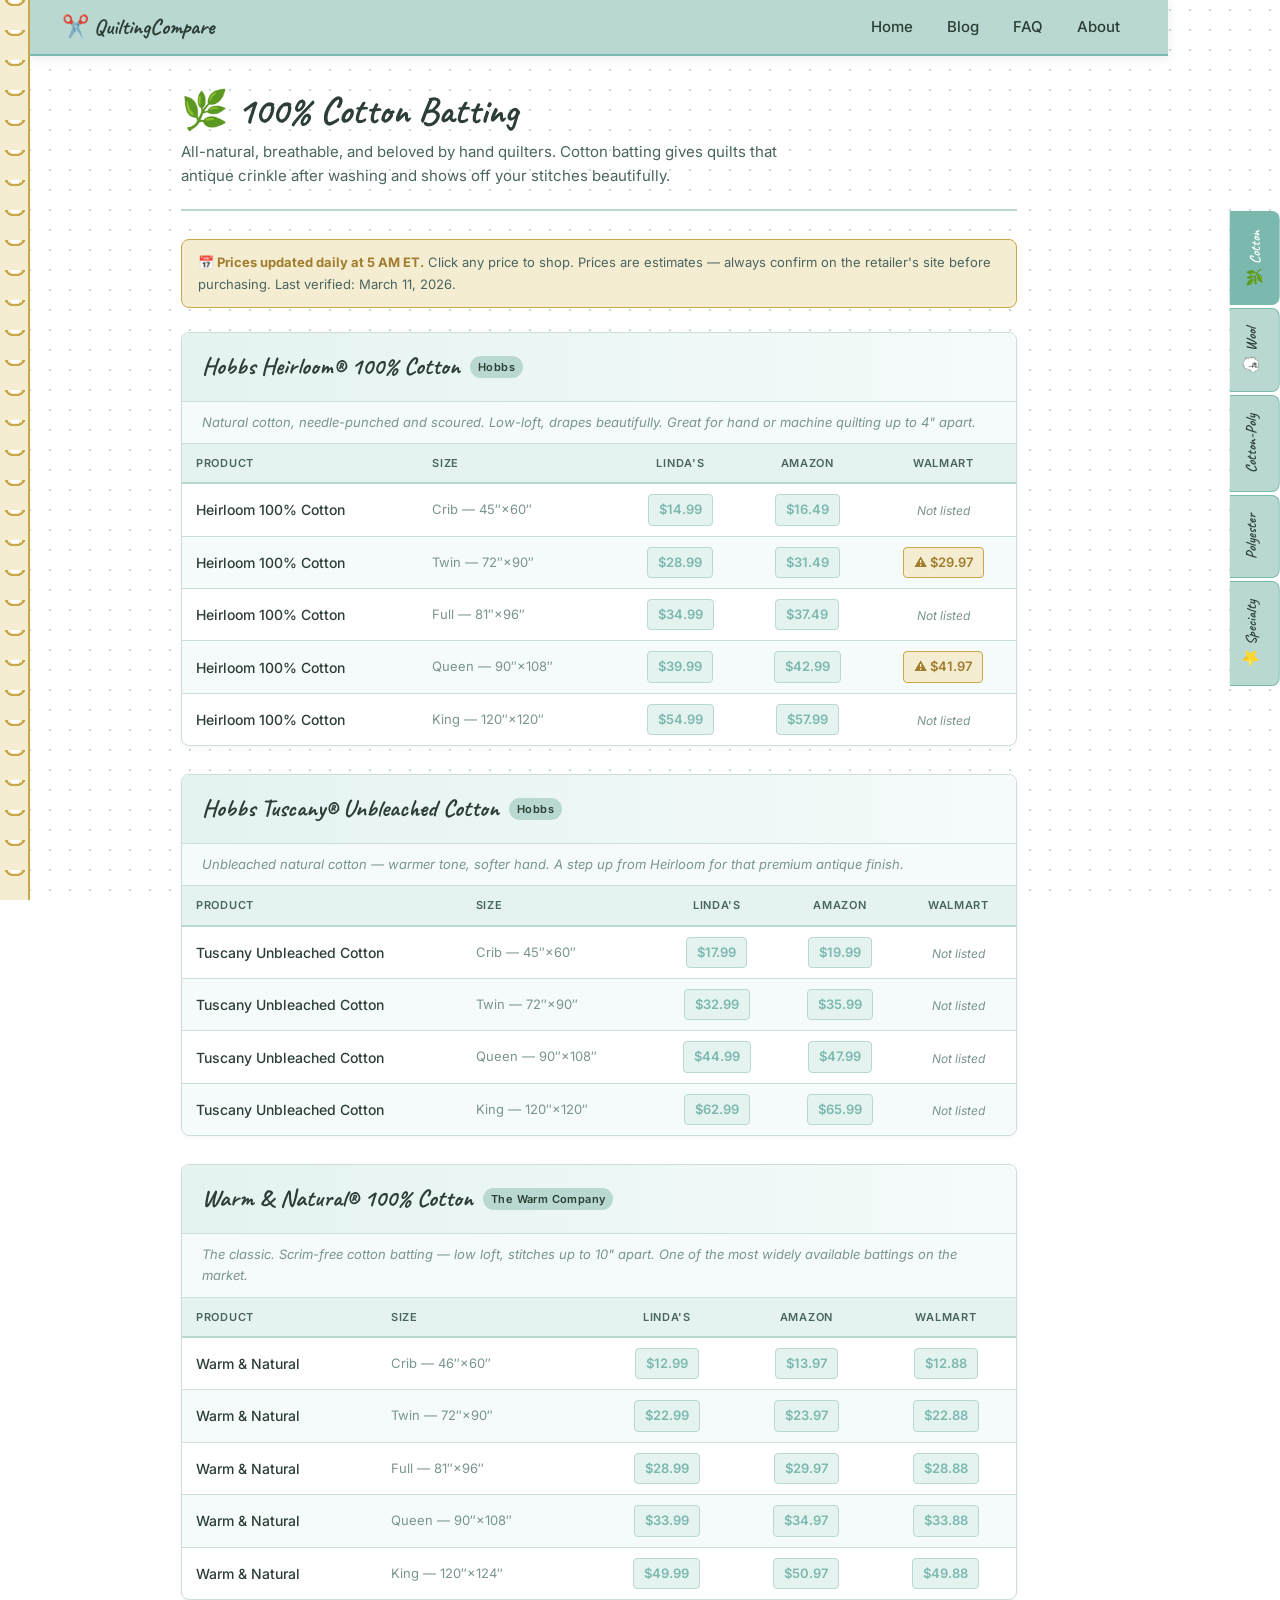
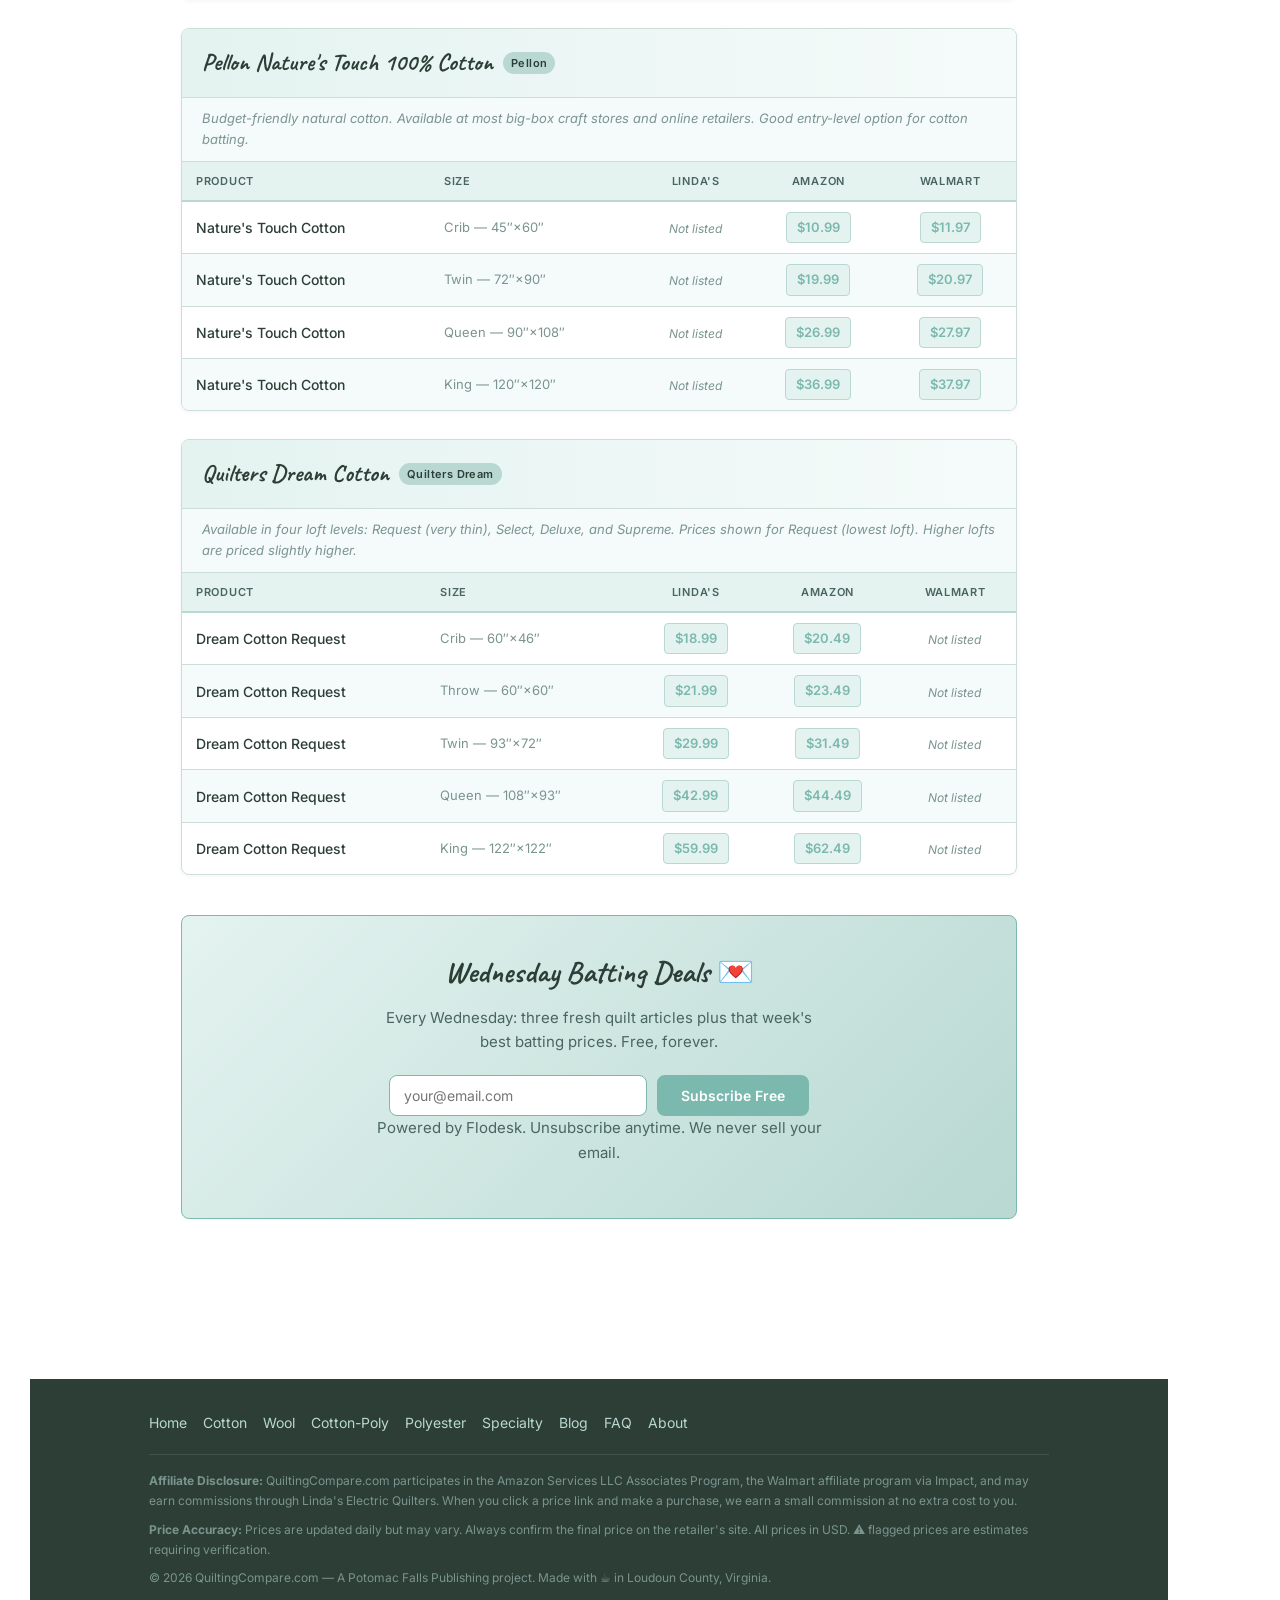
<file: cotton.html>
<!DOCTYPE html>
<html lang="en">
<head>
  <meta charset="UTF-8">
  <meta name="viewport" content="width=device-width, initial-scale=1.0">
  <meta name="description" content="Compare 100% cotton quilt batting prices from Hobbs, Warm & Natural, Pellon, and Quilters Dream across Linda's, Amazon, and Walmart.">
  <title>100% Cotton Batting Price Comparison — QuiltingCompare.com</title>
  <link rel="stylesheet" href="css/style.css">
  <link rel="icon" href="data:image/svg+xml,<svg xmlns='http://www.w3.org/2000/svg' viewBox='0 0 100 100'><text y='.9em' font-size='90'>✂️</text></svg>">
</head>
<body>

  <div class="spiral-binding" aria-hidden="true"></div>

  <nav class="top-nav">
    <a href="index.html" class="nav-brand">✂️ QuiltingCompare</a>
    <ul class="nav-links">
      <li><a href="index.html">Home</a></li>
      <li><a href="blog.html">Blog</a></li>
      <li><a href="faq.html">FAQ</a></li>
      <li><a href="about.html">About</a></li>
    </ul>
  </nav>

  <div class="batting-tabs-mobile" role="navigation" aria-label="Browse by batting type">
    <a href="cotton.html" class="active">🌿 Cotton</a>
    <a href="wool.html">🐑 Wool</a>
    <a href="cotton-poly.html">🔀 Cotton-Poly</a>
    <a href="polyester.html">✨ Polyester</a>
    <a href="specialty.html">⭐ Specialty</a>
  </div>

  <nav class="side-tabs" aria-label="Browse by batting type">
    <a href="cotton.html" class="side-tab active">🌿 Cotton</a>
    <a href="wool.html" class="side-tab">🐑 Wool</a>
    <a href="cotton-poly.html" class="side-tab">Cotton-Poly</a>
    <a href="polyester.html" class="side-tab">Polyester</a>
    <a href="specialty.html" class="side-tab">⭐ Specialty</a>
  </nav>

  <main class="page-wrapper">

    <header class="page-header">
      <h1>🌿 100% Cotton Batting</h1>
      <p>All-natural, breathable, and beloved by hand quilters. Cotton batting gives quilts that antique crinkle after washing and shows off your stitches beautifully.</p>
    </header>

    <div class="price-notice">
      <strong>📅 Prices updated daily at 5 AM ET.</strong> Click any price to shop. Prices are estimates — always confirm on the retailer's site before purchasing. Last verified: March 11, 2026.
    </div>

    <!-- HOBBS HEIRLOOM 100% COTTON -->
    <section class="brand-section" aria-labelledby="hobbs-cotton-heading">
      <div class="brand-header">
        <h2 id="hobbs-cotton-heading">Hobbs Heirloom® 100% Cotton</h2>
        <span class="brand-tag">Hobbs</span>
      </div>
      <p class="brand-note">Natural cotton, needle-punched and scoured. Low-loft, drapes beautifully. Great for hand or machine quilting up to 4" apart.</p>
      <div class="table-wrapper">
        <table class="price-table" aria-label="Hobbs Heirloom 100% Cotton prices">
          <thead>
            <tr>
              <th>Product</th>
              <th>Size</th>
              <th class="center">Linda's</th>
              <th class="center">Amazon</th>
              <th class="center">Walmart</th>
            </tr>
          </thead>
          <tbody>
            <tr>
              <td class="product-name">Heirloom 100% Cotton</td>
              <td class="size-col">Crib — 45″×60″</td>
              <td class="price-cell"><a class="price-link" href="https://www.lindas.com/search?q=hobbs+heirloom+cotton" target="_blank" rel="noopener sponsored">$14.99</a></td>
              <td class="price-cell"><a class="price-link" href="https://www.amazon.com/s?k=hobbs+heirloom+100+cotton+batting+crib&tag=YOURTAG-20" target="_blank" rel="noopener sponsored">$16.49</a></td>
              <td class="price-cell"><span class="price-na">Not listed</span></td>
            </tr>
            <tr>
              <td class="product-name">Heirloom 100% Cotton</td>
              <td class="size-col">Twin — 72″×90″</td>
              <td class="price-cell"><a class="price-link" href="https://www.lindas.com/search?q=hobbs+heirloom+cotton+twin" target="_blank" rel="noopener sponsored">$28.99</a></td>
              <td class="price-cell"><a class="price-link" href="https://www.amazon.com/s?k=hobbs+heirloom+100+cotton+batting+twin&tag=YOURTAG-20" target="_blank" rel="noopener sponsored">$31.49</a></td>
              <td class="price-cell"><a class="price-flag" href="https://www.walmart.com/search?q=hobbs+heirloom+cotton+batting" target="_blank" rel="noopener sponsored">$29.97</a></td>
            </tr>
            <tr>
              <td class="product-name">Heirloom 100% Cotton</td>
              <td class="size-col">Full — 81″×96″</td>
              <td class="price-cell"><a class="price-link" href="https://www.lindas.com/search?q=hobbs+heirloom+cotton+full" target="_blank" rel="noopener sponsored">$34.99</a></td>
              <td class="price-cell"><a class="price-link" href="https://www.amazon.com/s?k=hobbs+heirloom+100+cotton+batting+full&tag=YOURTAG-20" target="_blank" rel="noopener sponsored">$37.49</a></td>
              <td class="price-cell"><span class="price-na">Not listed</span></td>
            </tr>
            <tr>
              <td class="product-name">Heirloom 100% Cotton</td>
              <td class="size-col">Queen — 90″×108″</td>
              <td class="price-cell"><a class="price-link" href="https://www.lindas.com/search?q=hobbs+heirloom+cotton+queen" target="_blank" rel="noopener sponsored">$39.99</a></td>
              <td class="price-cell"><a class="price-link" href="https://www.amazon.com/s?k=hobbs+heirloom+100+cotton+batting+queen&tag=YOURTAG-20" target="_blank" rel="noopener sponsored">$42.99</a></td>
              <td class="price-cell"><a class="price-flag" href="https://www.walmart.com/search?q=hobbs+heirloom+cotton+queen+batting" target="_blank" rel="noopener sponsored">$41.97</a></td>
            </tr>
            <tr>
              <td class="product-name">Heirloom 100% Cotton</td>
              <td class="size-col">King — 120″×120″</td>
              <td class="price-cell"><a class="price-link" href="https://www.lindas.com/search?q=hobbs+heirloom+cotton+king" target="_blank" rel="noopener sponsored">$54.99</a></td>
              <td class="price-cell"><a class="price-link" href="https://www.amazon.com/s?k=hobbs+heirloom+100+cotton+batting+king&tag=YOURTAG-20" target="_blank" rel="noopener sponsored">$57.99</a></td>
              <td class="price-cell"><span class="price-na">Not listed</span></td>
            </tr>
          </tbody>
        </table>
      </div>
    </section>

    <!-- HOBBS TUSCANY 100% UNBLEACHED COTTON -->
    <section class="brand-section" aria-labelledby="hobbs-tuscany-heading">
      <div class="brand-header">
        <h2 id="hobbs-tuscany-heading">Hobbs Tuscany® Unbleached Cotton</h2>
        <span class="brand-tag">Hobbs</span>
      </div>
      <p class="brand-note">Unbleached natural cotton — warmer tone, softer hand. A step up from Heirloom for that premium antique finish.</p>
      <div class="table-wrapper">
        <table class="price-table" aria-label="Hobbs Tuscany Unbleached Cotton prices">
          <thead>
            <tr>
              <th>Product</th>
              <th>Size</th>
              <th class="center">Linda's</th>
              <th class="center">Amazon</th>
              <th class="center">Walmart</th>
            </tr>
          </thead>
          <tbody>
            <tr>
              <td class="product-name">Tuscany Unbleached Cotton</td>
              <td class="size-col">Crib — 45″×60″</td>
              <td class="price-cell"><a class="price-link" href="https://www.lindas.com/search?q=hobbs+tuscany+unbleached+cotton" target="_blank" rel="noopener sponsored">$17.99</a></td>
              <td class="price-cell"><a class="price-link" href="https://www.amazon.com/s?k=hobbs+tuscany+unbleached+cotton+batting+crib&tag=YOURTAG-20" target="_blank" rel="noopener sponsored">$19.99</a></td>
              <td class="price-cell"><span class="price-na">Not listed</span></td>
            </tr>
            <tr>
              <td class="product-name">Tuscany Unbleached Cotton</td>
              <td class="size-col">Twin — 72″×90″</td>
              <td class="price-cell"><a class="price-link" href="https://www.lindas.com/search?q=hobbs+tuscany+unbleached+cotton+twin" target="_blank" rel="noopener sponsored">$32.99</a></td>
              <td class="price-cell"><a class="price-link" href="https://www.amazon.com/s?k=hobbs+tuscany+unbleached+cotton+batting+twin&tag=YOURTAG-20" target="_blank" rel="noopener sponsored">$35.99</a></td>
              <td class="price-cell"><span class="price-na">Not listed</span></td>
            </tr>
            <tr>
              <td class="product-name">Tuscany Unbleached Cotton</td>
              <td class="size-col">Queen — 90″×108″</td>
              <td class="price-cell"><a class="price-link" href="https://www.lindas.com/search?q=hobbs+tuscany+unbleached+cotton+queen" target="_blank" rel="noopener sponsored">$44.99</a></td>
              <td class="price-cell"><a class="price-link" href="https://www.amazon.com/s?k=hobbs+tuscany+unbleached+cotton+batting+queen&tag=YOURTAG-20" target="_blank" rel="noopener sponsored">$47.99</a></td>
              <td class="price-cell"><span class="price-na">Not listed</span></td>
            </tr>
            <tr>
              <td class="product-name">Tuscany Unbleached Cotton</td>
              <td class="size-col">King — 120″×120″</td>
              <td class="price-cell"><a class="price-link" href="https://www.lindas.com/search?q=hobbs+tuscany+unbleached+cotton+king" target="_blank" rel="noopener sponsored">$62.99</a></td>
              <td class="price-cell"><a class="price-link" href="https://www.amazon.com/s?k=hobbs+tuscany+unbleached+cotton+batting+king&tag=YOURTAG-20" target="_blank" rel="noopener sponsored">$65.99</a></td>
              <td class="price-cell"><span class="price-na">Not listed</span></td>
            </tr>
          </tbody>
        </table>
      </div>
    </section>

    <!-- WARM & NATURAL -->
    <section class="brand-section" aria-labelledby="warm-cotton-heading">
      <div class="brand-header">
        <h2 id="warm-cotton-heading">Warm &amp; Natural® 100% Cotton</h2>
        <span class="brand-tag">The Warm Company</span>
      </div>
      <p class="brand-note">The classic. Scrim-free cotton batting — low loft, stitches up to 10" apart. One of the most widely available battings on the market.</p>
      <div class="table-wrapper">
        <table class="price-table" aria-label="Warm & Natural 100% Cotton prices">
          <thead>
            <tr>
              <th>Product</th>
              <th>Size</th>
              <th class="center">Linda's</th>
              <th class="center">Amazon</th>
              <th class="center">Walmart</th>
            </tr>
          </thead>
          <tbody>
            <tr>
              <td class="product-name">Warm &amp; Natural</td>
              <td class="size-col">Crib — 46″×60″</td>
              <td class="price-cell"><a class="price-link" href="https://www.lindas.com/search?q=warm+natural+cotton+crib" target="_blank" rel="noopener sponsored">$12.99</a></td>
              <td class="price-cell"><a class="price-link" href="https://www.amazon.com/s?k=warm+natural+100+cotton+batting+crib&tag=YOURTAG-20" target="_blank" rel="noopener sponsored">$13.97</a></td>
              <td class="price-cell"><a class="price-link" href="https://www.walmart.com/search?q=warm+natural+cotton+batting+crib" target="_blank" rel="noopener sponsored">$12.88</a></td>
            </tr>
            <tr>
              <td class="product-name">Warm &amp; Natural</td>
              <td class="size-col">Twin — 72″×90″</td>
              <td class="price-cell"><a class="price-link" href="https://www.lindas.com/search?q=warm+natural+cotton+twin" target="_blank" rel="noopener sponsored">$22.99</a></td>
              <td class="price-cell"><a class="price-link" href="https://www.amazon.com/s?k=warm+natural+100+cotton+batting+twin&tag=YOURTAG-20" target="_blank" rel="noopener sponsored">$23.97</a></td>
              <td class="price-cell"><a class="price-link" href="https://www.walmart.com/search?q=warm+natural+cotton+batting+twin" target="_blank" rel="noopener sponsored">$22.88</a></td>
            </tr>
            <tr>
              <td class="product-name">Warm &amp; Natural</td>
              <td class="size-col">Full — 81″×96″</td>
              <td class="price-cell"><a class="price-link" href="https://www.lindas.com/search?q=warm+natural+cotton+full" target="_blank" rel="noopener sponsored">$28.99</a></td>
              <td class="price-cell"><a class="price-link" href="https://www.amazon.com/s?k=warm+natural+100+cotton+batting+full&tag=YOURTAG-20" target="_blank" rel="noopener sponsored">$29.97</a></td>
              <td class="price-cell"><a class="price-link" href="https://www.walmart.com/search?q=warm+natural+cotton+batting+full" target="_blank" rel="noopener sponsored">$28.88</a></td>
            </tr>
            <tr>
              <td class="product-name">Warm &amp; Natural</td>
              <td class="size-col">Queen — 90″×108″</td>
              <td class="price-cell"><a class="price-link" href="https://www.lindas.com/search?q=warm+natural+cotton+queen" target="_blank" rel="noopener sponsored">$33.99</a></td>
              <td class="price-cell"><a class="price-link" href="https://www.amazon.com/s?k=warm+natural+100+cotton+batting+queen&tag=YOURTAG-20" target="_blank" rel="noopener sponsored">$34.97</a></td>
              <td class="price-cell"><a class="price-link" href="https://www.walmart.com/search?q=warm+natural+cotton+batting+queen" target="_blank" rel="noopener sponsored">$33.88</a></td>
            </tr>
            <tr>
              <td class="product-name">Warm &amp; Natural</td>
              <td class="size-col">King — 120″×124″</td>
              <td class="price-cell"><a class="price-link" href="https://www.lindas.com/search?q=warm+natural+cotton+king" target="_blank" rel="noopener sponsored">$49.99</a></td>
              <td class="price-cell"><a class="price-link" href="https://www.amazon.com/s?k=warm+natural+100+cotton+batting+king&tag=YOURTAG-20" target="_blank" rel="noopener sponsored">$50.97</a></td>
              <td class="price-cell"><a class="price-link" href="https://www.walmart.com/search?q=warm+natural+cotton+batting+king" target="_blank" rel="noopener sponsored">$49.88</a></td>
            </tr>
          </tbody>
        </table>
      </div>
    </section>

    <!-- PELLON NATURE'S TOUCH -->
    <section class="brand-section" aria-labelledby="pellon-cotton-heading">
      <div class="brand-header">
        <h2 id="pellon-cotton-heading">Pellon Nature's Touch 100% Cotton</h2>
        <span class="brand-tag">Pellon</span>
      </div>
      <p class="brand-note">Budget-friendly natural cotton. Available at most big-box craft stores and online retailers. Good entry-level option for cotton batting.</p>
      <div class="table-wrapper">
        <table class="price-table" aria-label="Pellon Nature's Touch 100% Cotton prices">
          <thead>
            <tr>
              <th>Product</th>
              <th>Size</th>
              <th class="center">Linda's</th>
              <th class="center">Amazon</th>
              <th class="center">Walmart</th>
            </tr>
          </thead>
          <tbody>
            <tr>
              <td class="product-name">Nature's Touch Cotton</td>
              <td class="size-col">Crib — 45″×60″</td>
              <td class="price-cell"><span class="price-na">Not listed</span></td>
              <td class="price-cell"><a class="price-link" href="https://www.amazon.com/s?k=pellon+natures+touch+cotton+batting+crib&tag=YOURTAG-20" target="_blank" rel="noopener sponsored">$10.99</a></td>
              <td class="price-cell"><a class="price-link" href="https://www.walmart.com/search?q=pellon+natures+touch+cotton+crib" target="_blank" rel="noopener sponsored">$11.97</a></td>
            </tr>
            <tr>
              <td class="product-name">Nature's Touch Cotton</td>
              <td class="size-col">Twin — 72″×90″</td>
              <td class="price-cell"><span class="price-na">Not listed</span></td>
              <td class="price-cell"><a class="price-link" href="https://www.amazon.com/s?k=pellon+natures+touch+cotton+batting+twin&tag=YOURTAG-20" target="_blank" rel="noopener sponsored">$19.99</a></td>
              <td class="price-cell"><a class="price-link" href="https://www.walmart.com/search?q=pellon+natures+touch+cotton+twin" target="_blank" rel="noopener sponsored">$20.97</a></td>
            </tr>
            <tr>
              <td class="product-name">Nature's Touch Cotton</td>
              <td class="size-col">Queen — 90″×108″</td>
              <td class="price-cell"><span class="price-na">Not listed</span></td>
              <td class="price-cell"><a class="price-link" href="https://www.amazon.com/s?k=pellon+natures+touch+cotton+batting+queen&tag=YOURTAG-20" target="_blank" rel="noopener sponsored">$26.99</a></td>
              <td class="price-cell"><a class="price-link" href="https://www.walmart.com/search?q=pellon+natures+touch+cotton+queen" target="_blank" rel="noopener sponsored">$27.97</a></td>
            </tr>
            <tr>
              <td class="product-name">Nature's Touch Cotton</td>
              <td class="size-col">King — 120″×120″</td>
              <td class="price-cell"><span class="price-na">Not listed</span></td>
              <td class="price-cell"><a class="price-link" href="https://www.amazon.com/s?k=pellon+natures+touch+cotton+batting+king&tag=YOURTAG-20" target="_blank" rel="noopener sponsored">$36.99</a></td>
              <td class="price-cell"><a class="price-link" href="https://www.walmart.com/search?q=pellon+natures+touch+cotton+king" target="_blank" rel="noopener sponsored">$37.97</a></td>
            </tr>
          </tbody>
        </table>
      </div>
    </section>

    <!-- QUILTERS DREAM COTTON -->
    <section class="brand-section" aria-labelledby="qd-cotton-heading">
      <div class="brand-header">
        <h2 id="qd-cotton-heading">Quilters Dream Cotton</h2>
        <span class="brand-tag">Quilters Dream</span>
      </div>
      <p class="brand-note">Available in four loft levels: Request (very thin), Select, Deluxe, and Supreme. Prices shown for Request (lowest loft). Higher lofts are priced slightly higher.</p>
      <div class="table-wrapper">
        <table class="price-table" aria-label="Quilters Dream Cotton prices">
          <thead>
            <tr>
              <th>Product</th>
              <th>Size</th>
              <th class="center">Linda's</th>
              <th class="center">Amazon</th>
              <th class="center">Walmart</th>
            </tr>
          </thead>
          <tbody>
            <tr>
              <td class="product-name">Dream Cotton Request</td>
              <td class="size-col">Crib — 60″×46″</td>
              <td class="price-cell"><a class="price-link" href="https://www.lindas.com/search?q=quilters+dream+cotton+request" target="_blank" rel="noopener sponsored">$18.99</a></td>
              <td class="price-cell"><a class="price-link" href="https://www.amazon.com/s?k=quilters+dream+cotton+request+batting&tag=YOURTAG-20" target="_blank" rel="noopener sponsored">$20.49</a></td>
              <td class="price-cell"><span class="price-na">Not listed</span></td>
            </tr>
            <tr>
              <td class="product-name">Dream Cotton Request</td>
              <td class="size-col">Throw — 60″×60″</td>
              <td class="price-cell"><a class="price-link" href="https://www.lindas.com/search?q=quilters+dream+cotton+throw" target="_blank" rel="noopener sponsored">$21.99</a></td>
              <td class="price-cell"><a class="price-link" href="https://www.amazon.com/s?k=quilters+dream+cotton+throw+batting&tag=YOURTAG-20" target="_blank" rel="noopener sponsored">$23.49</a></td>
              <td class="price-cell"><span class="price-na">Not listed</span></td>
            </tr>
            <tr>
              <td class="product-name">Dream Cotton Request</td>
              <td class="size-col">Twin — 93″×72″</td>
              <td class="price-cell"><a class="price-link" href="https://www.lindas.com/search?q=quilters+dream+cotton+twin" target="_blank" rel="noopener sponsored">$29.99</a></td>
              <td class="price-cell"><a class="price-link" href="https://www.amazon.com/s?k=quilters+dream+cotton+request+twin&tag=YOURTAG-20" target="_blank" rel="noopener sponsored">$31.49</a></td>
              <td class="price-cell"><span class="price-na">Not listed</span></td>
            </tr>
            <tr>
              <td class="product-name">Dream Cotton Request</td>
              <td class="size-col">Queen — 108″×93″</td>
              <td class="price-cell"><a class="price-link" href="https://www.lindas.com/search?q=quilters+dream+cotton+queen" target="_blank" rel="noopener sponsored">$42.99</a></td>
              <td class="price-cell"><a class="price-link" href="https://www.amazon.com/s?k=quilters+dream+cotton+request+queen&tag=YOURTAG-20" target="_blank" rel="noopener sponsored">$44.49</a></td>
              <td class="price-cell"><span class="price-na">Not listed</span></td>
            </tr>
            <tr>
              <td class="product-name">Dream Cotton Request</td>
              <td class="size-col">King — 122″×122″</td>
              <td class="price-cell"><a class="price-link" href="https://www.lindas.com/search?q=quilters+dream+cotton+king" target="_blank" rel="noopener sponsored">$59.99</a></td>
              <td class="price-cell"><a class="price-link" href="https://www.amazon.com/s?k=quilters+dream+cotton+request+king&tag=YOURTAG-20" target="_blank" rel="noopener sponsored">$62.49</a></td>
              <td class="price-cell"><span class="price-na">Not listed</span></td>
            </tr>
          </tbody>
        </table>
      </div>
    </section>

    <section class="newsletter-section">
      <h2>Wednesday Batting Deals 💌</h2>
      <p>Every Wednesday: three fresh quilt articles plus that week's best batting prices. Free, forever.</p>
      <!-- Replace with your Flodesk embed code -->
      <div class="newsletter-form">
        <input type="email" placeholder="your@email.com" aria-label="Email address">
        <button class="btn btn-primary" type="button">Subscribe Free</button>
      </div>
      <p class="newsletter-fine">Powered by Flodesk. Unsubscribe anytime. We never sell your email.</p>
    </section>

  </main>

  <footer class="site-footer">
    <div class="footer-inner">
      <nav class="footer-nav">
        <a href="index.html">Home</a>
        <a href="cotton.html">Cotton</a>
        <a href="wool.html">Wool</a>
        <a href="cotton-poly.html">Cotton-Poly</a>
        <a href="polyester.html">Polyester</a>
        <a href="specialty.html">Specialty</a>
        <a href="blog.html">Blog</a>
        <a href="faq.html">FAQ</a>
        <a href="about.html">About</a>
      </nav>
      <div class="footer-disclaimer">
        <p><strong>Affiliate Disclosure:</strong> QuiltingCompare.com participates in the Amazon Services LLC Associates Program, the Walmart affiliate program via Impact, and may earn commissions through Linda's Electric Quilters. When you click a price link and make a purchase, we earn a small commission at no extra cost to you.</p>
        <p><strong>Price Accuracy:</strong> Prices are updated daily but may vary. Always confirm the final price on the retailer's site. All prices in USD. ⚠ flagged prices are estimates requiring verification.</p>
        <p>© 2026 QuiltingCompare.com — A Potomac Falls Publishing project. Made with ☕ in Loudoun County, Virginia.</p>
      </div>
    </div>
  </footer>

</body>
</html>
</file>
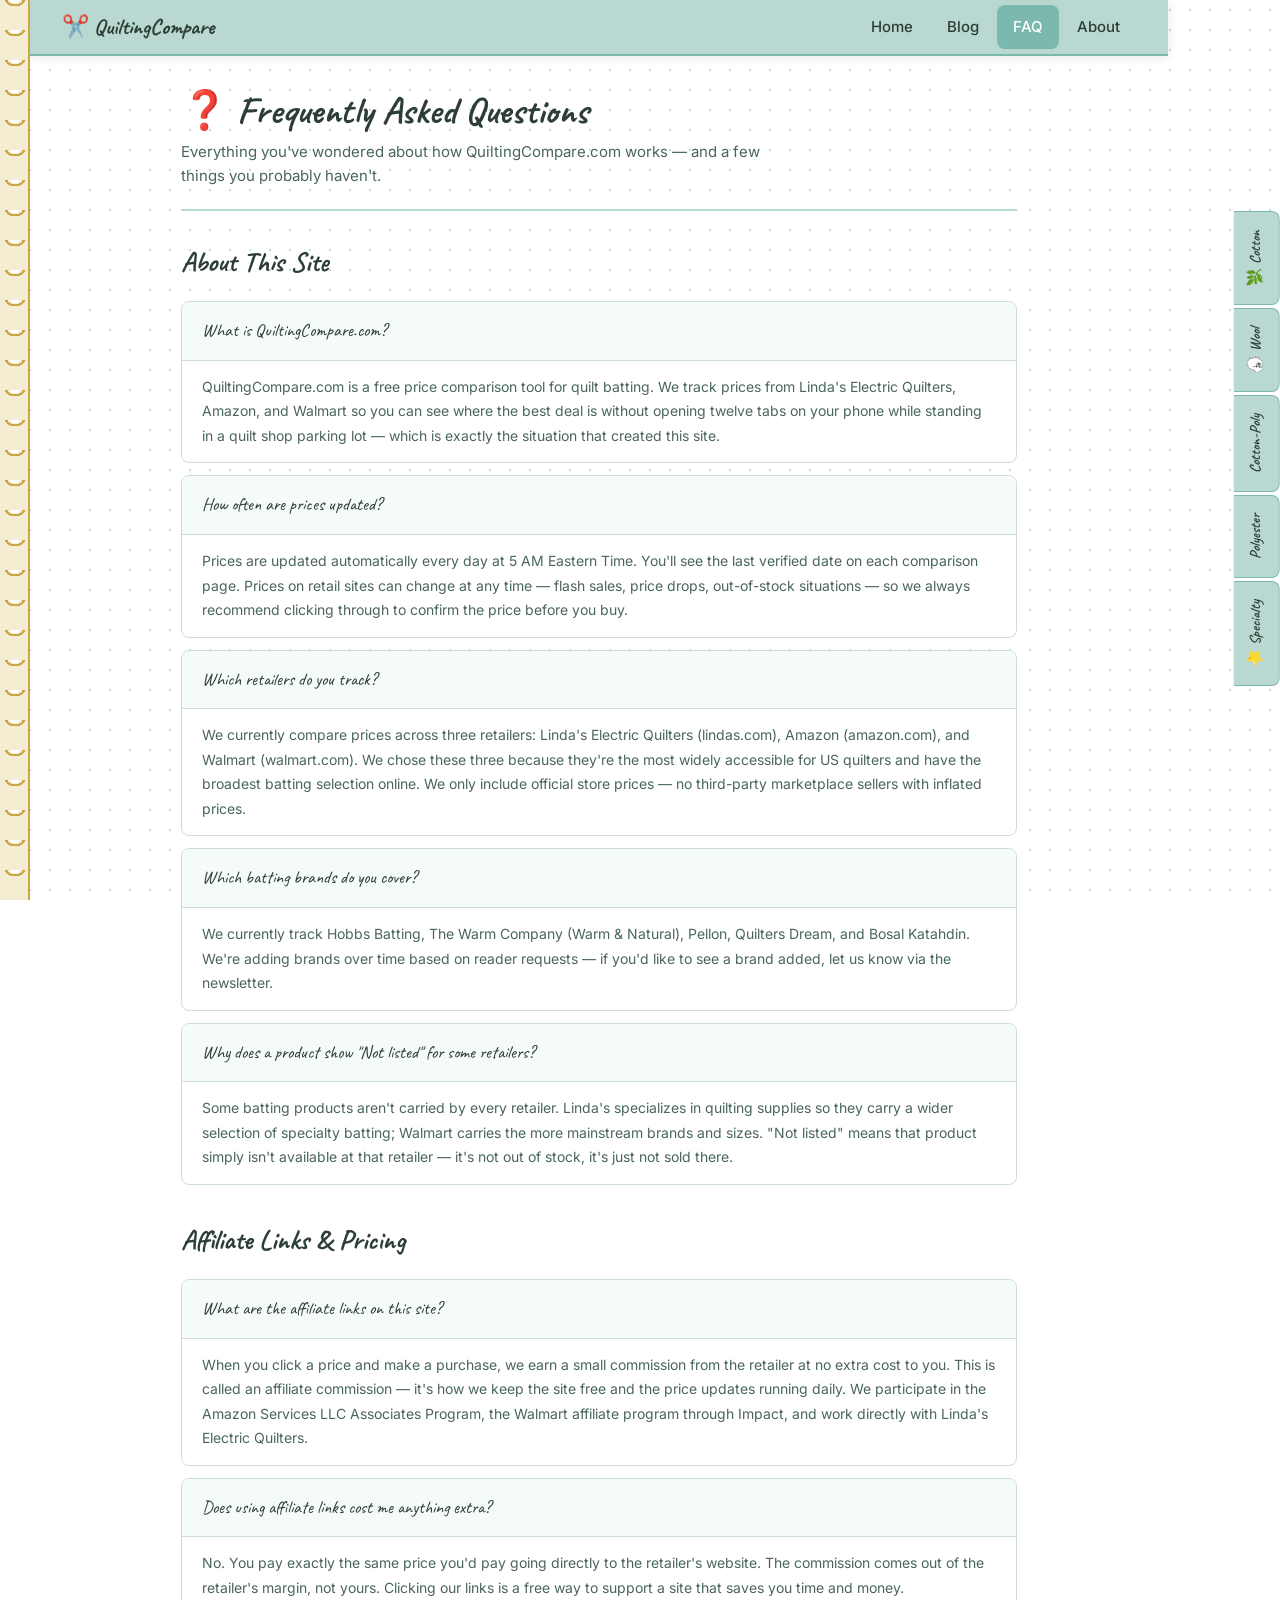
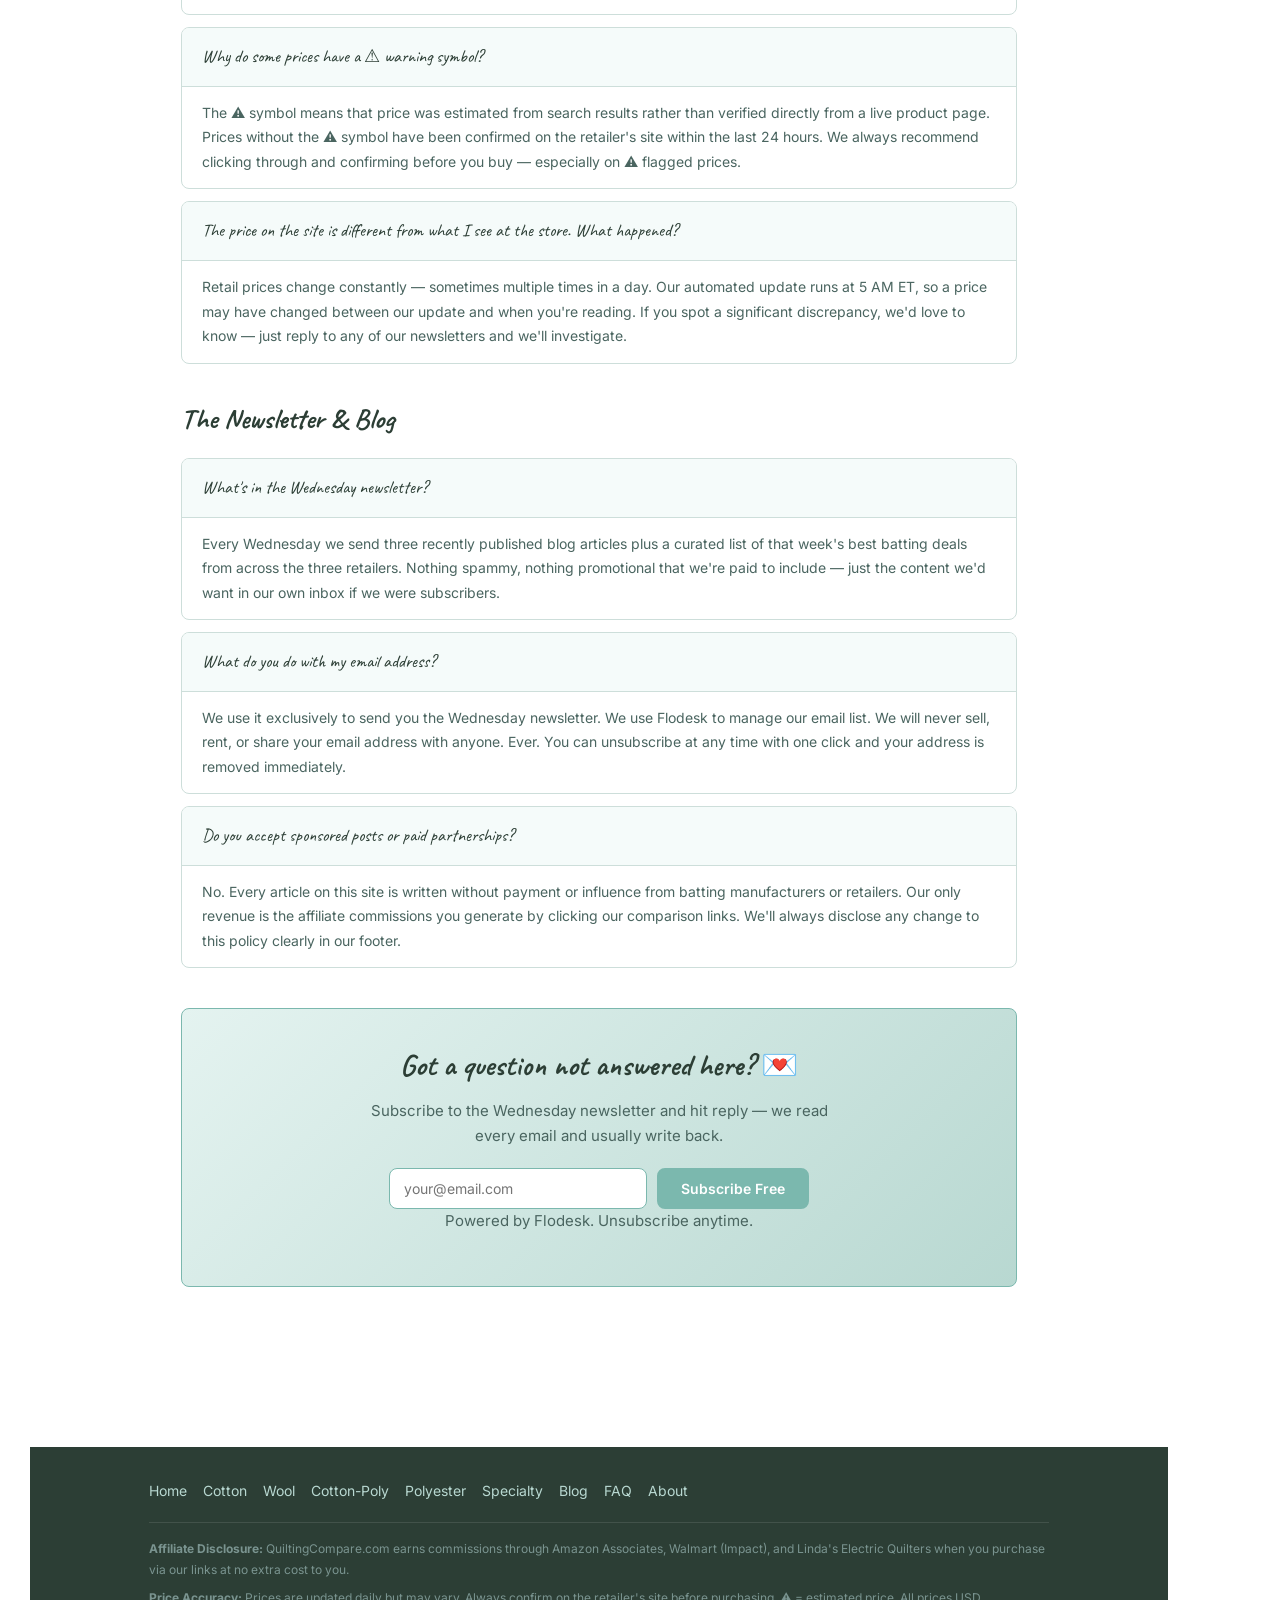
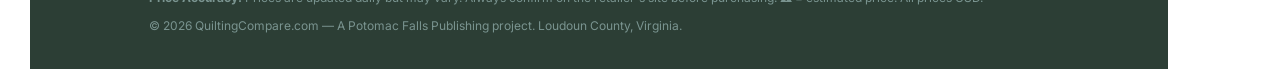
<file: faq.html>
<!DOCTYPE html>
<html lang="en">
<head>
  <meta charset="UTF-8">
  <meta name="viewport" content="width=device-width, initial-scale=1.0">
  <meta name="description" content="Frequently asked questions about QuiltingCompare.com — how we track prices, which retailers we cover, and how our affiliate links work.">
  <title>FAQ — QuiltingCompare.com</title>
  <link rel="stylesheet" href="css/style.css">
  <link rel="icon" href="data:image/svg+xml,<svg xmlns='http://www.w3.org/2000/svg' viewBox='0 0 100 100'><text y='.9em' font-size='90'>✂️</text></svg>">
</head>
<body>

  <div class="spiral-binding" aria-hidden="true"></div>

  <nav class="top-nav">
    <a href="index.html" class="nav-brand">✂️ QuiltingCompare</a>
    <ul class="nav-links">
      <li><a href="index.html">Home</a></li>
      <li><a href="blog.html">Blog</a></li>
      <li><a href="faq.html" class="active">FAQ</a></li>
      <li><a href="about.html">About</a></li>
    </ul>
  </nav>

  <div class="batting-tabs-mobile" role="navigation" aria-label="Browse by batting type">
    <a href="cotton.html">🌿 Cotton</a>
    <a href="wool.html">🐑 Wool</a>
    <a href="cotton-poly.html">🔀 Cotton-Poly</a>
    <a href="polyester.html">✨ Polyester</a>
    <a href="specialty.html">⭐ Specialty</a>
  </div>

  <nav class="side-tabs" aria-label="Browse by batting type">
    <a href="cotton.html" class="side-tab">🌿 Cotton</a>
    <a href="wool.html" class="side-tab">🐑 Wool</a>
    <a href="cotton-poly.html" class="side-tab">Cotton-Poly</a>
    <a href="polyester.html" class="side-tab">Polyester</a>
    <a href="specialty.html" class="side-tab">⭐ Specialty</a>
  </nav>

  <main class="page-wrapper">

    <header class="page-header">
      <h1>❓ Frequently Asked Questions</h1>
      <p>Everything you've wondered about how QuiltingCompare.com works — and a few things you probably haven't.</p>
    </header>

    <section aria-labelledby="faq-about">
      <h2 class="section-title" id="faq-about" style="margin-bottom:16px;">About This Site</h2>

      <div class="faq-item">
        <div class="faq-q">What is QuiltingCompare.com?</div>
        <div class="faq-a">QuiltingCompare.com is a free price comparison tool for quilt batting. We track prices from Linda's Electric Quilters, Amazon, and Walmart so you can see where the best deal is without opening twelve tabs on your phone while standing in a quilt shop parking lot — which is exactly the situation that created this site.</div>
      </div>

      <div class="faq-item">
        <div class="faq-q">How often are prices updated?</div>
        <div class="faq-a">Prices are updated automatically every day at 5 AM Eastern Time. You'll see the last verified date on each comparison page. Prices on retail sites can change at any time — flash sales, price drops, out-of-stock situations — so we always recommend clicking through to confirm the price before you buy.</div>
      </div>

      <div class="faq-item">
        <div class="faq-q">Which retailers do you track?</div>
        <div class="faq-a">We currently compare prices across three retailers: Linda's Electric Quilters (lindas.com), Amazon (amazon.com), and Walmart (walmart.com). We chose these three because they're the most widely accessible for US quilters and have the broadest batting selection online. We only include official store prices — no third-party marketplace sellers with inflated prices.</div>
      </div>

      <div class="faq-item">
        <div class="faq-q">Which batting brands do you cover?</div>
        <div class="faq-a">We currently track Hobbs Batting, The Warm Company (Warm &amp; Natural), Pellon, Quilters Dream, and Bosal Katahdin. We're adding brands over time based on reader requests — if you'd like to see a brand added, let us know via the newsletter.</div>
      </div>

      <div class="faq-item">
        <div class="faq-q">Why does a product show "Not listed" for some retailers?</div>
        <div class="faq-a">Some batting products aren't carried by every retailer. Linda's specializes in quilting supplies so they carry a wider selection of specialty batting; Walmart carries the more mainstream brands and sizes. "Not listed" means that product simply isn't available at that retailer — it's not out of stock, it's just not sold there.</div>
      </div>

    </section>

    <section aria-labelledby="faq-affiliate" style="margin-top:32px;">
      <h2 class="section-title" id="faq-affiliate" style="margin-bottom:16px;">Affiliate Links &amp; Pricing</h2>

      <div class="faq-item">
        <div class="faq-q">What are the affiliate links on this site?</div>
        <div class="faq-a">When you click a price and make a purchase, we earn a small commission from the retailer at no extra cost to you. This is called an affiliate commission — it's how we keep the site free and the price updates running daily. We participate in the Amazon Services LLC Associates Program, the Walmart affiliate program through Impact, and work directly with Linda's Electric Quilters.</div>
      </div>

      <div class="faq-item">
        <div class="faq-q">Does using affiliate links cost me anything extra?</div>
        <div class="faq-a">No. You pay exactly the same price you'd pay going directly to the retailer's website. The commission comes out of the retailer's margin, not yours. Clicking our links is a free way to support a site that saves you time and money.</div>
      </div>

      <div class="faq-item">
        <div class="faq-q">Why do some prices have a ⚠ warning symbol?</div>
        <div class="faq-a">The ⚠ symbol means that price was estimated from search results rather than verified directly from a live product page. Prices without the ⚠ symbol have been confirmed on the retailer's site within the last 24 hours. We always recommend clicking through and confirming before you buy — especially on ⚠ flagged prices.</div>
      </div>

      <div class="faq-item">
        <div class="faq-q">The price on the site is different from what I see at the store. What happened?</div>
        <div class="faq-a">Retail prices change constantly — sometimes multiple times in a day. Our automated update runs at 5 AM ET, so a price may have changed between our update and when you're reading. If you spot a significant discrepancy, we'd love to know — just reply to any of our newsletters and we'll investigate.</div>
      </div>

    </section>

    <section aria-labelledby="faq-content" style="margin-top:32px;">
      <h2 class="section-title" id="faq-content" style="margin-bottom:16px;">The Newsletter &amp; Blog</h2>

      <div class="faq-item">
        <div class="faq-q">What's in the Wednesday newsletter?</div>
        <div class="faq-a">Every Wednesday we send three recently published blog articles plus a curated list of that week's best batting deals from across the three retailers. Nothing spammy, nothing promotional that we're paid to include — just the content we'd want in our own inbox if we were subscribers.</div>
      </div>

      <div class="faq-item">
        <div class="faq-q">What do you do with my email address?</div>
        <div class="faq-a">We use it exclusively to send you the Wednesday newsletter. We use Flodesk to manage our email list. We will never sell, rent, or share your email address with anyone. Ever. You can unsubscribe at any time with one click and your address is removed immediately.</div>
      </div>

      <div class="faq-item">
        <div class="faq-q">Do you accept sponsored posts or paid partnerships?</div>
        <div class="faq-a">No. Every article on this site is written without payment or influence from batting manufacturers or retailers. Our only revenue is the affiliate commissions you generate by clicking our comparison links. We'll always disclose any change to this policy clearly in our footer.</div>
      </div>

    </section>

    <section class="newsletter-section" style="margin-top:40px;">
      <h2>Got a question not answered here? 💌</h2>
      <p>Subscribe to the Wednesday newsletter and hit reply — we read every email and usually write back.</p>
      <div class="newsletter-form">
        <input type="email" placeholder="your@email.com" aria-label="Email address">
        <button class="btn btn-primary" type="button">Subscribe Free</button>
      </div>
      <p class="newsletter-fine">Powered by Flodesk. Unsubscribe anytime.</p>
    </section>

  </main>

  <footer class="site-footer">
    <div class="footer-inner">
      <nav class="footer-nav">
        <a href="index.html">Home</a>
        <a href="cotton.html">Cotton</a>
        <a href="wool.html">Wool</a>
        <a href="cotton-poly.html">Cotton-Poly</a>
        <a href="polyester.html">Polyester</a>
        <a href="specialty.html">Specialty</a>
        <a href="blog.html">Blog</a>
        <a href="faq.html">FAQ</a>
        <a href="about.html">About</a>
      </nav>
      <div class="footer-disclaimer">
        <p><strong>Affiliate Disclosure:</strong> QuiltingCompare.com earns commissions through Amazon Associates, Walmart (Impact), and Linda's Electric Quilters when you purchase via our links at no extra cost to you.</p>
        <p><strong>Price Accuracy:</strong> Prices are updated daily but may vary. Always confirm on the retailer's site before purchasing. ⚠ = estimated price. All prices USD.</p>
        <p>© 2026 QuiltingCompare.com — A Potomac Falls Publishing project. Loudoun County, Virginia.</p>
      </div>
    </div>
  </footer>

</body>
</html>
</file>
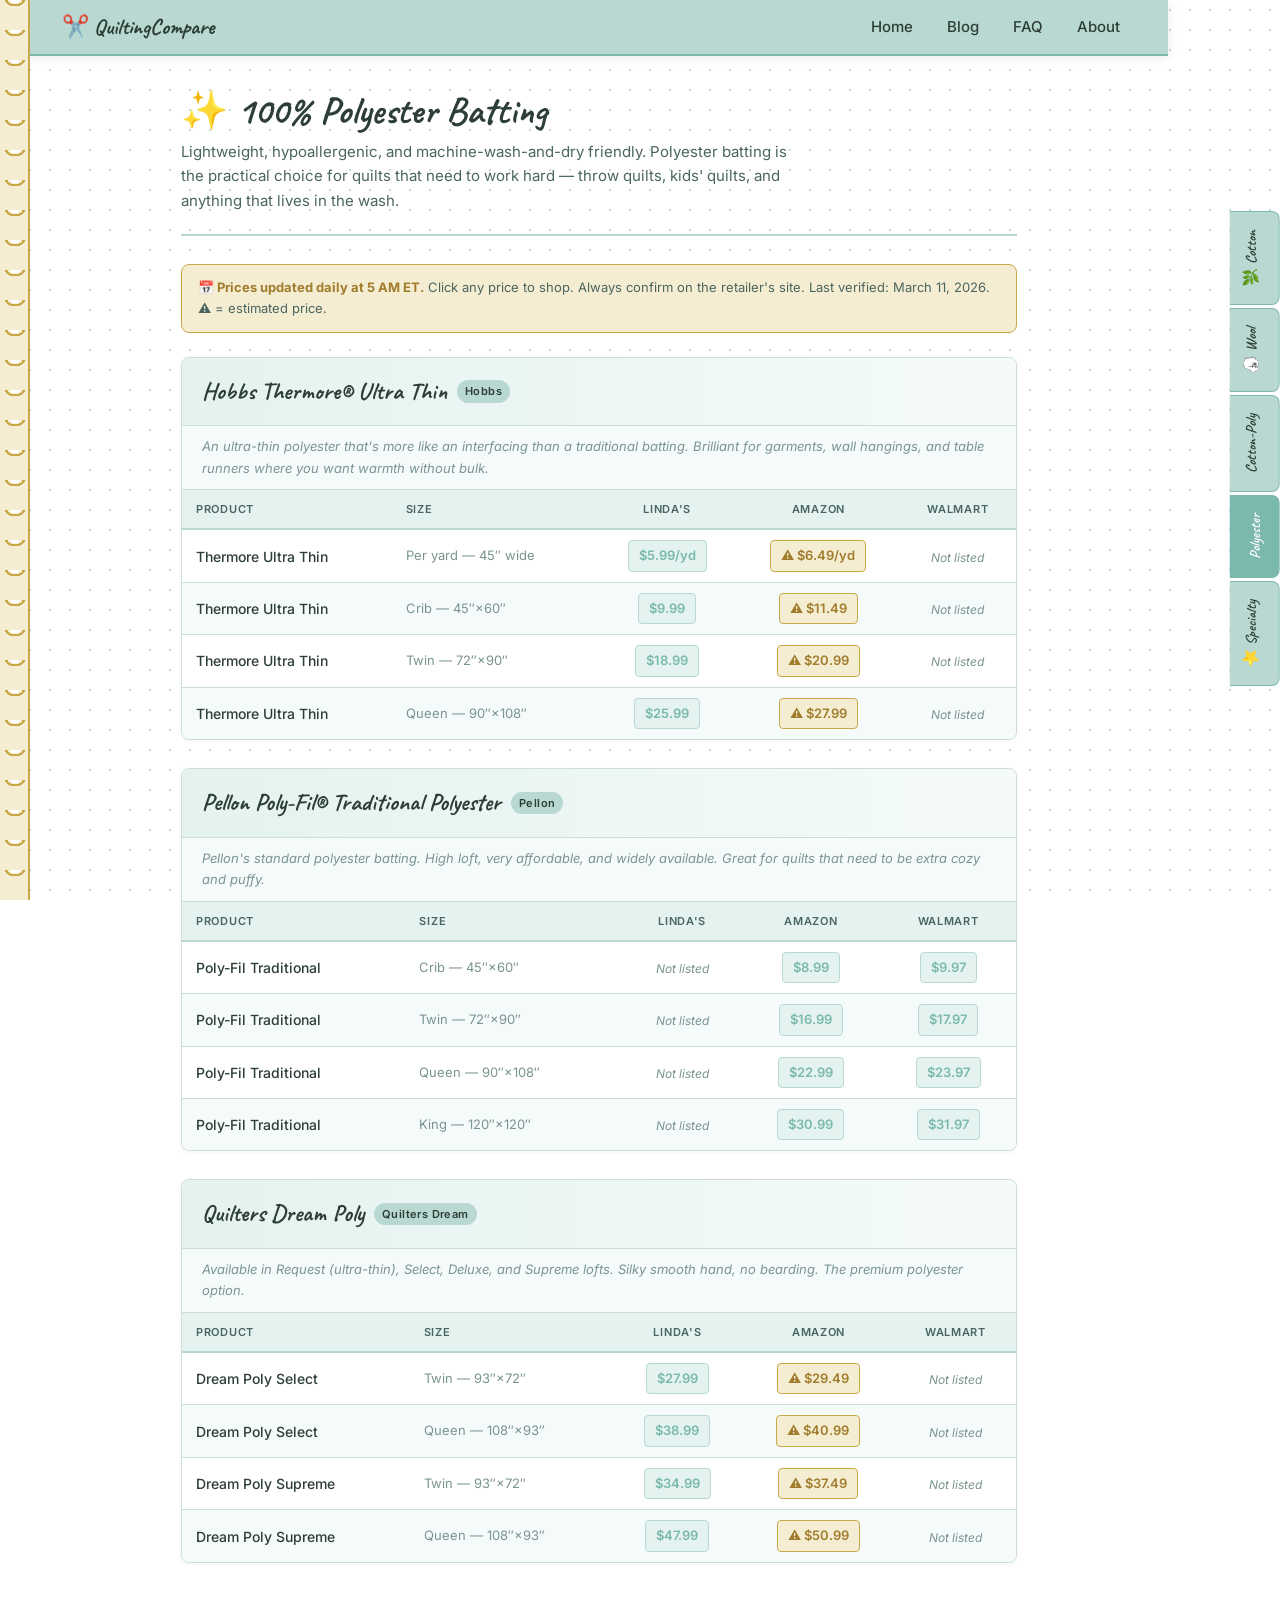
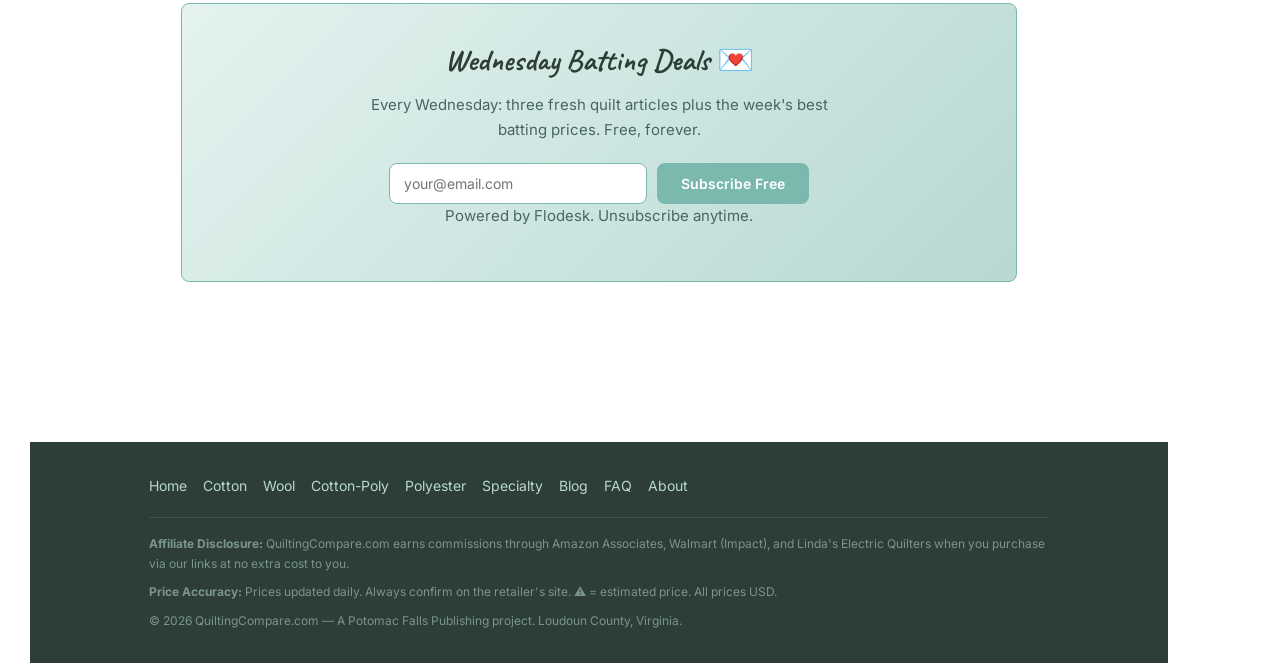
<file: polyester.html>
<!DOCTYPE html>
<html lang="en">
<head>
  <meta charset="UTF-8">
  <meta name="viewport" content="width=device-width, initial-scale=1.0">
  <meta name="description" content="Compare 100% polyester quilt batting prices from Hobbs, Pellon, Quilters Dream, and more across Linda's, Amazon, and Walmart.">
  <title>Polyester Batting Price Comparison — QuiltingCompare.com</title>
  <link rel="stylesheet" href="css/style.css">
  <link rel="icon" href="data:image/svg+xml,<svg xmlns='http://www.w3.org/2000/svg' viewBox='0 0 100 100'><text y='.9em' font-size='90'>✂️</text></svg>">
</head>
<body>

  <div class="spiral-binding" aria-hidden="true"></div>

  <nav class="top-nav">
    <a href="index.html" class="nav-brand">✂️ QuiltingCompare</a>
    <ul class="nav-links">
      <li><a href="index.html">Home</a></li>
      <li><a href="blog.html">Blog</a></li>
      <li><a href="faq.html">FAQ</a></li>
      <li><a href="about.html">About</a></li>
    </ul>
  </nav>

  <div class="batting-tabs-mobile" role="navigation" aria-label="Browse by batting type">
    <a href="cotton.html">🌿 Cotton</a>
    <a href="wool.html">🐑 Wool</a>
    <a href="cotton-poly.html">🔀 Cotton-Poly</a>
    <a href="polyester.html" class="active">✨ Polyester</a>
    <a href="specialty.html">⭐ Specialty</a>
  </div>

  <nav class="side-tabs" aria-label="Browse by batting type">
    <a href="cotton.html" class="side-tab">🌿 Cotton</a>
    <a href="wool.html" class="side-tab">🐑 Wool</a>
    <a href="cotton-poly.html" class="side-tab">Cotton-Poly</a>
    <a href="polyester.html" class="side-tab active">Polyester</a>
    <a href="specialty.html" class="side-tab">⭐ Specialty</a>
  </nav>

  <main class="page-wrapper">

    <header class="page-header">
      <h1>✨ 100% Polyester Batting</h1>
      <p>Lightweight, hypoallergenic, and machine-wash-and-dry friendly. Polyester batting is the practical choice for quilts that need to work hard — throw quilts, kids' quilts, and anything that lives in the wash.</p>
    </header>

    <div class="price-notice">
      <strong>📅 Prices updated daily at 5 AM ET.</strong> Click any price to shop. Always confirm on the retailer's site. Last verified: March 11, 2026. ⚠ = estimated price.
    </div>

    <!-- HOBBS THERMORE -->
    <section class="brand-section" aria-labelledby="thermore-heading">
      <div class="brand-header">
        <h2 id="thermore-heading">Hobbs Thermore® Ultra Thin</h2>
        <span class="brand-tag">Hobbs</span>
      </div>
      <p class="brand-note">An ultra-thin polyester that's more like an interfacing than a traditional batting. Brilliant for garments, wall hangings, and table runners where you want warmth without bulk.</p>
      <div class="table-wrapper">
        <table class="price-table">
          <thead>
            <tr><th>Product</th><th>Size</th><th class="center">Linda's</th><th class="center">Amazon</th><th class="center">Walmart</th></tr>
          </thead>
          <tbody>
            <tr>
              <td class="product-name">Thermore Ultra Thin</td>
              <td class="size-col">Per yard — 45″ wide</td>
              <td class="price-cell"><a class="price-link" href="https://www.lindas.com/search?q=hobbs+thermore" target="_blank" rel="noopener sponsored">$5.99/yd</a></td>
              <td class="price-cell"><a class="price-flag" href="https://www.amazon.com/s?k=hobbs+thermore+ultra+thin&tag=YOURTAG-20" target="_blank" rel="noopener sponsored">$6.49/yd</a></td>
              <td class="price-cell"><span class="price-na">Not listed</span></td>
            </tr>
            <tr>
              <td class="product-name">Thermore Ultra Thin</td>
              <td class="size-col">Crib — 45″×60″</td>
              <td class="price-cell"><a class="price-link" href="https://www.lindas.com/search?q=hobbs+thermore+crib" target="_blank" rel="noopener sponsored">$9.99</a></td>
              <td class="price-cell"><a class="price-flag" href="https://www.amazon.com/s?k=hobbs+thermore+crib&tag=YOURTAG-20" target="_blank" rel="noopener sponsored">$11.49</a></td>
              <td class="price-cell"><span class="price-na">Not listed</span></td>
            </tr>
            <tr>
              <td class="product-name">Thermore Ultra Thin</td>
              <td class="size-col">Twin — 72″×90″</td>
              <td class="price-cell"><a class="price-link" href="https://www.lindas.com/search?q=hobbs+thermore+twin" target="_blank" rel="noopener sponsored">$18.99</a></td>
              <td class="price-cell"><a class="price-flag" href="https://www.amazon.com/s?k=hobbs+thermore+twin&tag=YOURTAG-20" target="_blank" rel="noopener sponsored">$20.99</a></td>
              <td class="price-cell"><span class="price-na">Not listed</span></td>
            </tr>
            <tr>
              <td class="product-name">Thermore Ultra Thin</td>
              <td class="size-col">Queen — 90″×108″</td>
              <td class="price-cell"><a class="price-link" href="https://www.lindas.com/search?q=hobbs+thermore+queen" target="_blank" rel="noopener sponsored">$25.99</a></td>
              <td class="price-cell"><a class="price-flag" href="https://www.amazon.com/s?k=hobbs+thermore+queen&tag=YOURTAG-20" target="_blank" rel="noopener sponsored">$27.99</a></td>
              <td class="price-cell"><span class="price-na">Not listed</span></td>
            </tr>
          </tbody>
        </table>
      </div>
    </section>

    <!-- PELLON POLY-FIL TRADITIONAL -->
    <section class="brand-section" aria-labelledby="pellon-poly-heading">
      <div class="brand-header">
        <h2 id="pellon-poly-heading">Pellon Poly-Fil® Traditional Polyester</h2>
        <span class="brand-tag">Pellon</span>
      </div>
      <p class="brand-note">Pellon's standard polyester batting. High loft, very affordable, and widely available. Great for quilts that need to be extra cozy and puffy.</p>
      <div class="table-wrapper">
        <table class="price-table">
          <thead>
            <tr><th>Product</th><th>Size</th><th class="center">Linda's</th><th class="center">Amazon</th><th class="center">Walmart</th></tr>
          </thead>
          <tbody>
            <tr>
              <td class="product-name">Poly-Fil Traditional</td>
              <td class="size-col">Crib — 45″×60″</td>
              <td class="price-cell"><span class="price-na">Not listed</span></td>
              <td class="price-cell"><a class="price-link" href="https://www.amazon.com/s?k=pellon+poly-fil+traditional+crib&tag=YOURTAG-20" target="_blank" rel="noopener sponsored">$8.99</a></td>
              <td class="price-cell"><a class="price-link" href="https://www.walmart.com/search?q=pellon+poly-fil+batting+crib" target="_blank" rel="noopener sponsored">$9.97</a></td>
            </tr>
            <tr>
              <td class="product-name">Poly-Fil Traditional</td>
              <td class="size-col">Twin — 72″×90″</td>
              <td class="price-cell"><span class="price-na">Not listed</span></td>
              <td class="price-cell"><a class="price-link" href="https://www.amazon.com/s?k=pellon+poly-fil+traditional+twin&tag=YOURTAG-20" target="_blank" rel="noopener sponsored">$16.99</a></td>
              <td class="price-cell"><a class="price-link" href="https://www.walmart.com/search?q=pellon+poly-fil+batting+twin" target="_blank" rel="noopener sponsored">$17.97</a></td>
            </tr>
            <tr>
              <td class="product-name">Poly-Fil Traditional</td>
              <td class="size-col">Queen — 90″×108″</td>
              <td class="price-cell"><span class="price-na">Not listed</span></td>
              <td class="price-cell"><a class="price-link" href="https://www.amazon.com/s?k=pellon+poly-fil+traditional+queen&tag=YOURTAG-20" target="_blank" rel="noopener sponsored">$22.99</a></td>
              <td class="price-cell"><a class="price-link" href="https://www.walmart.com/search?q=pellon+poly-fil+batting+queen" target="_blank" rel="noopener sponsored">$23.97</a></td>
            </tr>
            <tr>
              <td class="product-name">Poly-Fil Traditional</td>
              <td class="size-col">King — 120″×120″</td>
              <td class="price-cell"><span class="price-na">Not listed</span></td>
              <td class="price-cell"><a class="price-link" href="https://www.amazon.com/s?k=pellon+poly-fil+traditional+king&tag=YOURTAG-20" target="_blank" rel="noopener sponsored">$30.99</a></td>
              <td class="price-cell"><a class="price-link" href="https://www.walmart.com/search?q=pellon+poly-fil+batting+king" target="_blank" rel="noopener sponsored">$31.97</a></td>
            </tr>
          </tbody>
        </table>
      </div>
    </section>

    <!-- QUILTERS DREAM POLY -->
    <section class="brand-section" aria-labelledby="qd-poly-heading">
      <div class="brand-header">
        <h2 id="qd-poly-heading">Quilters Dream Poly</h2>
        <span class="brand-tag">Quilters Dream</span>
      </div>
      <p class="brand-note">Available in Request (ultra-thin), Select, Deluxe, and Supreme lofts. Silky smooth hand, no bearding. The premium polyester option.</p>
      <div class="table-wrapper">
        <table class="price-table">
          <thead>
            <tr><th>Product</th><th>Size</th><th class="center">Linda's</th><th class="center">Amazon</th><th class="center">Walmart</th></tr>
          </thead>
          <tbody>
            <tr>
              <td class="product-name">Dream Poly Select</td>
              <td class="size-col">Twin — 93″×72″</td>
              <td class="price-cell"><a class="price-link" href="https://www.lindas.com/search?q=quilters+dream+poly+select" target="_blank" rel="noopener sponsored">$27.99</a></td>
              <td class="price-cell"><a class="price-flag" href="https://www.amazon.com/s?k=quilters+dream+poly+batting&tag=YOURTAG-20" target="_blank" rel="noopener sponsored">$29.49</a></td>
              <td class="price-cell"><span class="price-na">Not listed</span></td>
            </tr>
            <tr>
              <td class="product-name">Dream Poly Select</td>
              <td class="size-col">Queen — 108″×93″</td>
              <td class="price-cell"><a class="price-link" href="https://www.lindas.com/search?q=quilters+dream+poly+select+queen" target="_blank" rel="noopener sponsored">$38.99</a></td>
              <td class="price-cell"><a class="price-flag" href="https://www.amazon.com/s?k=quilters+dream+poly+batting+queen&tag=YOURTAG-20" target="_blank" rel="noopener sponsored">$40.99</a></td>
              <td class="price-cell"><span class="price-na">Not listed</span></td>
            </tr>
            <tr>
              <td class="product-name">Dream Poly Supreme</td>
              <td class="size-col">Twin — 93″×72″</td>
              <td class="price-cell"><a class="price-link" href="https://www.lindas.com/search?q=quilters+dream+poly+supreme" target="_blank" rel="noopener sponsored">$34.99</a></td>
              <td class="price-cell"><a class="price-flag" href="https://www.amazon.com/s?k=quilters+dream+poly+supreme+batting&tag=YOURTAG-20" target="_blank" rel="noopener sponsored">$37.49</a></td>
              <td class="price-cell"><span class="price-na">Not listed</span></td>
            </tr>
            <tr>
              <td class="product-name">Dream Poly Supreme</td>
              <td class="size-col">Queen — 108″×93″</td>
              <td class="price-cell"><a class="price-link" href="https://www.lindas.com/search?q=quilters+dream+poly+supreme+queen" target="_blank" rel="noopener sponsored">$47.99</a></td>
              <td class="price-cell"><a class="price-flag" href="https://www.amazon.com/s?k=quilters+dream+poly+supreme+queen&tag=YOURTAG-20" target="_blank" rel="noopener sponsored">$50.99</a></td>
              <td class="price-cell"><span class="price-na">Not listed</span></td>
            </tr>
          </tbody>
        </table>
      </div>
    </section>

    <section class="newsletter-section">
      <h2>Wednesday Batting Deals 💌</h2>
      <p>Every Wednesday: three fresh quilt articles plus the week's best batting prices. Free, forever.</p>
      <div class="newsletter-form">
        <input type="email" placeholder="your@email.com" aria-label="Email address">
        <button class="btn btn-primary" type="button">Subscribe Free</button>
      </div>
      <p class="newsletter-fine">Powered by Flodesk. Unsubscribe anytime.</p>
    </section>

  </main>

  <footer class="site-footer">
    <div class="footer-inner">
      <nav class="footer-nav">
        <a href="index.html">Home</a>
        <a href="cotton.html">Cotton</a>
        <a href="wool.html">Wool</a>
        <a href="cotton-poly.html">Cotton-Poly</a>
        <a href="polyester.html">Polyester</a>
        <a href="specialty.html">Specialty</a>
        <a href="blog.html">Blog</a>
        <a href="faq.html">FAQ</a>
        <a href="about.html">About</a>
      </nav>
      <div class="footer-disclaimer">
        <p><strong>Affiliate Disclosure:</strong> QuiltingCompare.com earns commissions through Amazon Associates, Walmart (Impact), and Linda's Electric Quilters when you purchase via our links at no extra cost to you.</p>
        <p><strong>Price Accuracy:</strong> Prices updated daily. Always confirm on the retailer's site. ⚠ = estimated price. All prices USD.</p>
        <p>© 2026 QuiltingCompare.com — A Potomac Falls Publishing project. Loudoun County, Virginia.</p>
      </div>
    </div>
  </footer>

</body>
</html>
</file>
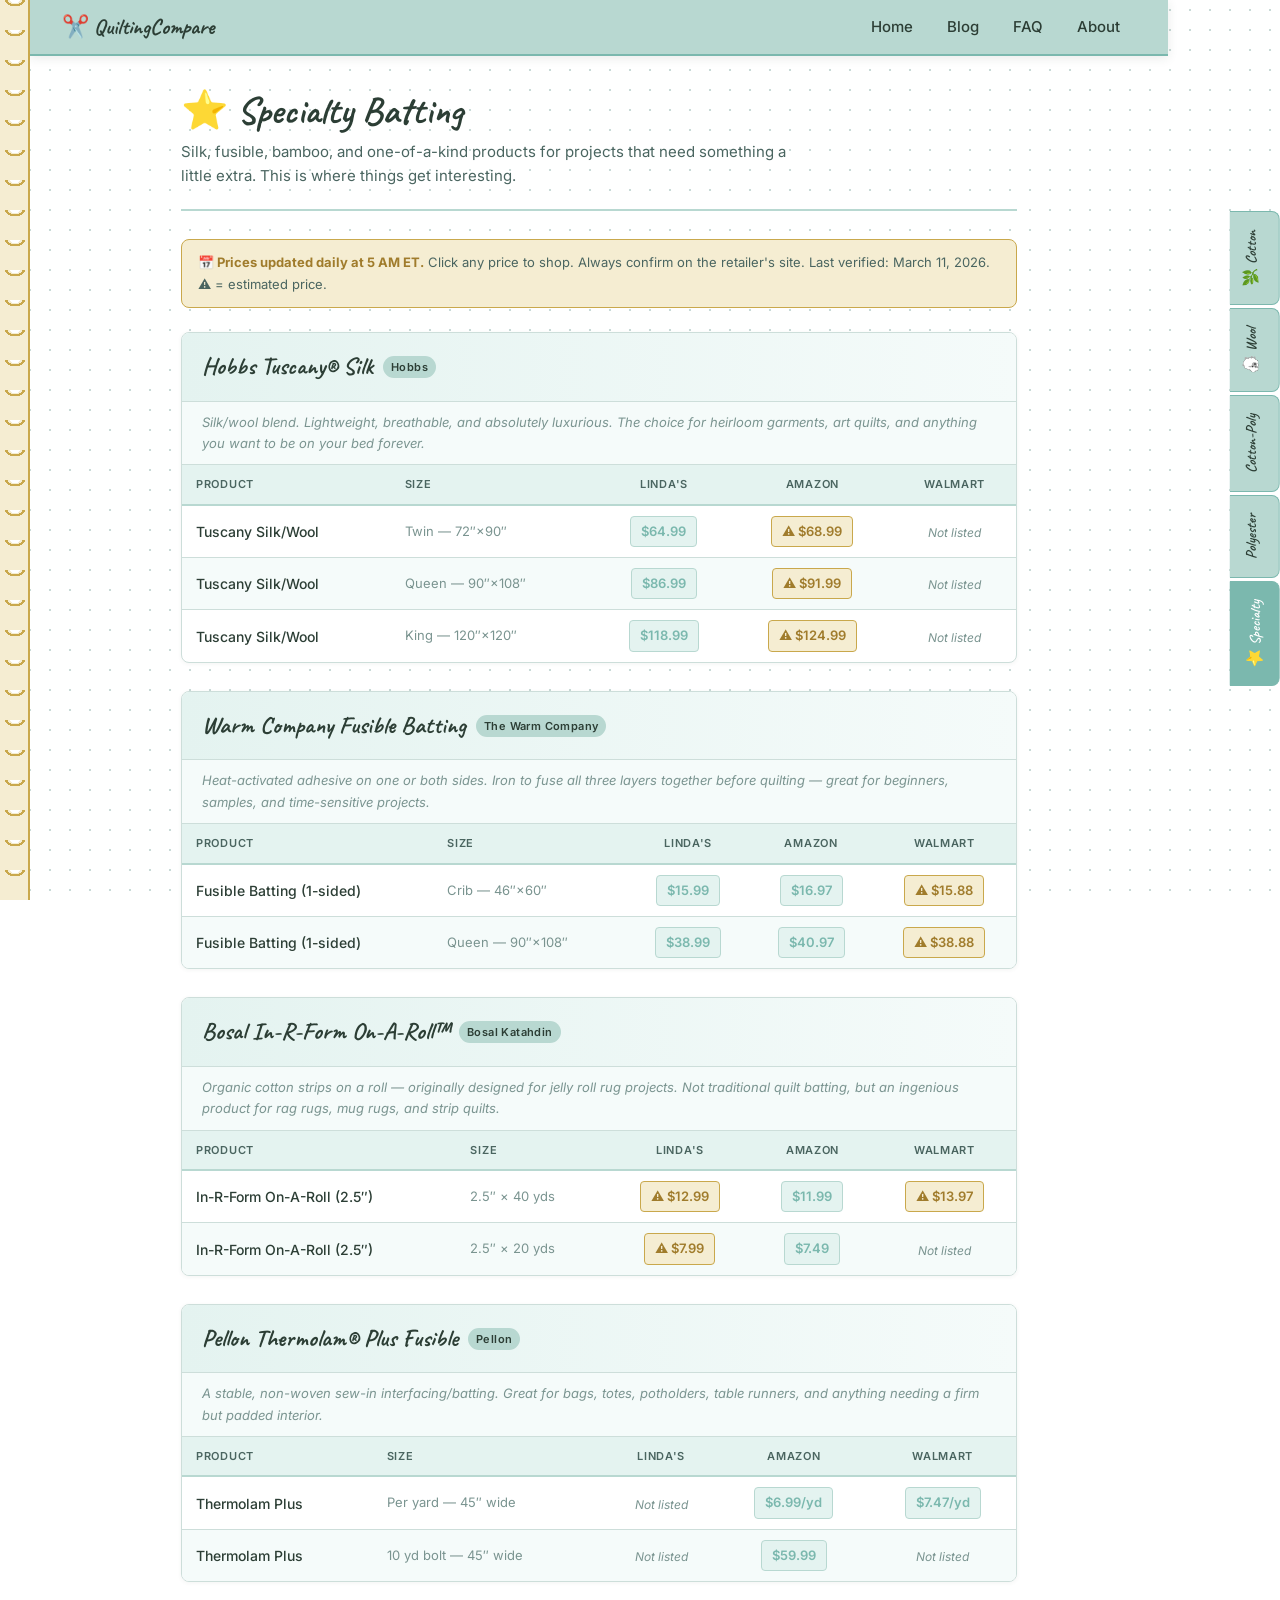
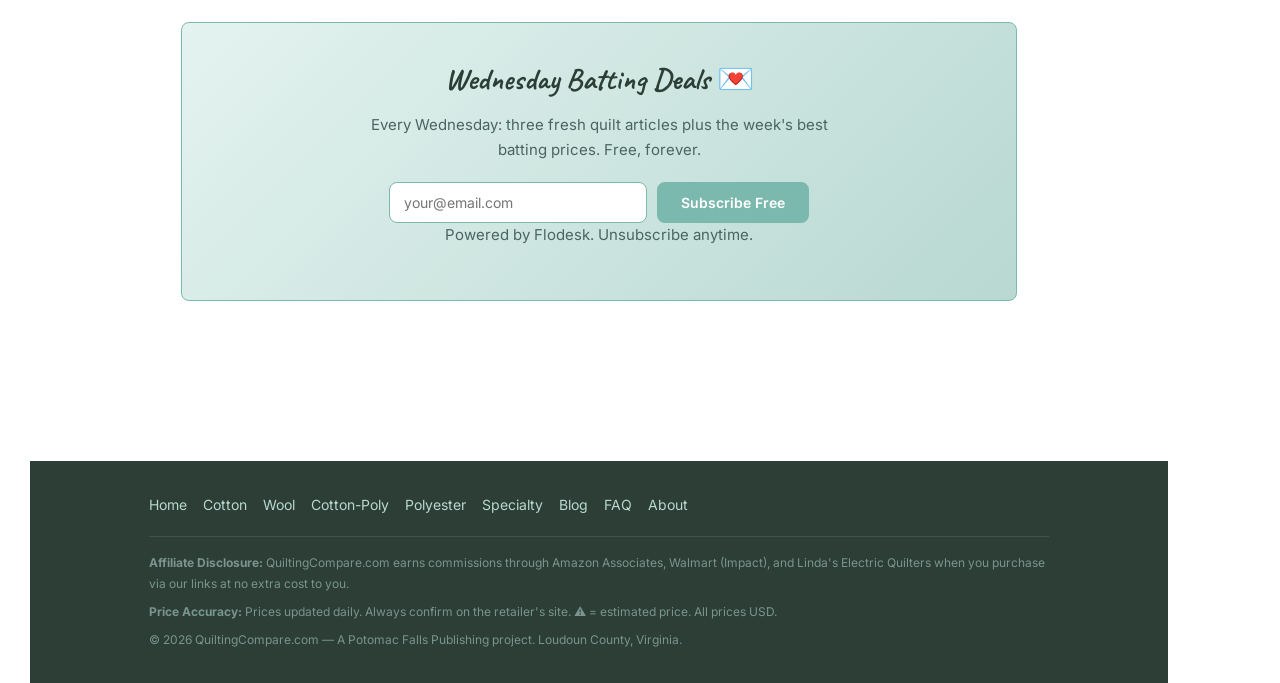
<file: specialty.html>
<!DOCTYPE html>
<html lang="en">
<head>
  <meta charset="UTF-8">
  <meta name="viewport" content="width=device-width, initial-scale=1.0">
  <meta name="description" content="Compare specialty quilt batting prices — silk, fusible, organic, and unique fiber battings from Hobbs, Bosal, and more across Linda's, Amazon, and Walmart.">
  <title>Specialty Batting Price Comparison — QuiltingCompare.com</title>
  <link rel="stylesheet" href="css/style.css">
  <link rel="icon" href="data:image/svg+xml,<svg xmlns='http://www.w3.org/2000/svg' viewBox='0 0 100 100'><text y='.9em' font-size='90'>✂️</text></svg>">
</head>
<body>

  <div class="spiral-binding" aria-hidden="true"></div>

  <nav class="top-nav">
    <a href="index.html" class="nav-brand">✂️ QuiltingCompare</a>
    <ul class="nav-links">
      <li><a href="index.html">Home</a></li>
      <li><a href="blog.html">Blog</a></li>
      <li><a href="faq.html">FAQ</a></li>
      <li><a href="about.html">About</a></li>
    </ul>
  </nav>

  <div class="batting-tabs-mobile" role="navigation" aria-label="Browse by batting type">
    <a href="cotton.html">🌿 Cotton</a>
    <a href="wool.html">🐑 Wool</a>
    <a href="cotton-poly.html">🔀 Cotton-Poly</a>
    <a href="polyester.html">✨ Polyester</a>
    <a href="specialty.html" class="active">⭐ Specialty</a>
  </div>

  <nav class="side-tabs" aria-label="Browse by batting type">
    <a href="cotton.html" class="side-tab">🌿 Cotton</a>
    <a href="wool.html" class="side-tab">🐑 Wool</a>
    <a href="cotton-poly.html" class="side-tab">Cotton-Poly</a>
    <a href="polyester.html" class="side-tab">Polyester</a>
    <a href="specialty.html" class="side-tab active">⭐ Specialty</a>
  </nav>

  <main class="page-wrapper">

    <header class="page-header">
      <h1>⭐ Specialty Batting</h1>
      <p>Silk, fusible, bamboo, and one-of-a-kind products for projects that need something a little extra. This is where things get interesting.</p>
    </header>

    <div class="price-notice">
      <strong>📅 Prices updated daily at 5 AM ET.</strong> Click any price to shop. Always confirm on the retailer's site. Last verified: March 11, 2026. ⚠ = estimated price.
    </div>

    <!-- HOBBS TUSCANY SILK -->
    <section class="brand-section" aria-labelledby="tuscany-silk-heading">
      <div class="brand-header">
        <h2 id="tuscany-silk-heading">Hobbs Tuscany® Silk</h2>
        <span class="brand-tag">Hobbs</span>
      </div>
      <p class="brand-note">Silk/wool blend. Lightweight, breathable, and absolutely luxurious. The choice for heirloom garments, art quilts, and anything you want to be on your bed forever.</p>
      <div class="table-wrapper">
        <table class="price-table">
          <thead>
            <tr><th>Product</th><th>Size</th><th class="center">Linda's</th><th class="center">Amazon</th><th class="center">Walmart</th></tr>
          </thead>
          <tbody>
            <tr>
              <td class="product-name">Tuscany Silk/Wool</td>
              <td class="size-col">Twin — 72″×90″</td>
              <td class="price-cell"><a class="price-link" href="https://www.lindas.com/search?q=hobbs+tuscany+silk" target="_blank" rel="noopener sponsored">$64.99</a></td>
              <td class="price-cell"><a class="price-flag" href="https://www.amazon.com/s?k=hobbs+tuscany+silk+batting&tag=YOURTAG-20" target="_blank" rel="noopener sponsored">$68.99</a></td>
              <td class="price-cell"><span class="price-na">Not listed</span></td>
            </tr>
            <tr>
              <td class="product-name">Tuscany Silk/Wool</td>
              <td class="size-col">Queen — 90″×108″</td>
              <td class="price-cell"><a class="price-link" href="https://www.lindas.com/search?q=hobbs+tuscany+silk+queen" target="_blank" rel="noopener sponsored">$86.99</a></td>
              <td class="price-cell"><a class="price-flag" href="https://www.amazon.com/s?k=hobbs+tuscany+silk+batting+queen&tag=YOURTAG-20" target="_blank" rel="noopener sponsored">$91.99</a></td>
              <td class="price-cell"><span class="price-na">Not listed</span></td>
            </tr>
            <tr>
              <td class="product-name">Tuscany Silk/Wool</td>
              <td class="size-col">King — 120″×120″</td>
              <td class="price-cell"><a class="price-link" href="https://www.lindas.com/search?q=hobbs+tuscany+silk+king" target="_blank" rel="noopener sponsored">$118.99</a></td>
              <td class="price-cell"><a class="price-flag" href="https://www.amazon.com/s?k=hobbs+tuscany+silk+batting+king&tag=YOURTAG-20" target="_blank" rel="noopener sponsored">$124.99</a></td>
              <td class="price-cell"><span class="price-na">Not listed</span></td>
            </tr>
          </tbody>
        </table>
      </div>
    </section>

    <!-- WARM COMPANY FUSIBLE -->
    <section class="brand-section" aria-labelledby="fusible-heading">
      <div class="brand-header">
        <h2 id="fusible-heading">Warm Company Fusible Batting</h2>
        <span class="brand-tag">The Warm Company</span>
      </div>
      <p class="brand-note">Heat-activated adhesive on one or both sides. Iron to fuse all three layers together before quilting — great for beginners, samples, and time-sensitive projects.</p>
      <div class="table-wrapper">
        <table class="price-table">
          <thead>
            <tr><th>Product</th><th>Size</th><th class="center">Linda's</th><th class="center">Amazon</th><th class="center">Walmart</th></tr>
          </thead>
          <tbody>
            <tr>
              <td class="product-name">Fusible Batting (1-sided)</td>
              <td class="size-col">Crib — 46″×60″</td>
              <td class="price-cell"><a class="price-link" href="https://www.lindas.com/search?q=warm+company+fusible+batting" target="_blank" rel="noopener sponsored">$15.99</a></td>
              <td class="price-cell"><a class="price-link" href="https://www.amazon.com/s?k=warm+company+fusible+batting+crib&tag=YOURTAG-20" target="_blank" rel="noopener sponsored">$16.97</a></td>
              <td class="price-cell"><a class="price-flag" href="https://www.walmart.com/search?q=warm+company+fusible+batting" target="_blank" rel="noopener sponsored">$15.88</a></td>
            </tr>
            <tr>
              <td class="product-name">Fusible Batting (1-sided)</td>
              <td class="size-col">Queen — 90″×108″</td>
              <td class="price-cell"><a class="price-link" href="https://www.lindas.com/search?q=warm+company+fusible+batting+queen" target="_blank" rel="noopener sponsored">$38.99</a></td>
              <td class="price-cell"><a class="price-link" href="https://www.amazon.com/s?k=warm+company+fusible+batting+queen&tag=YOURTAG-20" target="_blank" rel="noopener sponsored">$40.97</a></td>
              <td class="price-cell"><a class="price-flag" href="https://www.walmart.com/search?q=warm+company+fusible+batting+queen" target="_blank" rel="noopener sponsored">$38.88</a></td>
            </tr>
          </tbody>
        </table>
      </div>
    </section>

    <!-- BOSAL ON-A-ROLL -->
    <section class="brand-section" aria-labelledby="bosal-heading">
      <div class="brand-header">
        <h2 id="bosal-heading">Bosal In-R-Form On-A-Roll™</h2>
        <span class="brand-tag">Bosal Katahdin</span>
      </div>
      <p class="brand-note">Organic cotton strips on a roll — originally designed for jelly roll rug projects. Not traditional quilt batting, but an ingenious product for rag rugs, mug rugs, and strip quilts.</p>
      <div class="table-wrapper">
        <table class="price-table">
          <thead>
            <tr><th>Product</th><th>Size</th><th class="center">Linda's</th><th class="center">Amazon</th><th class="center">Walmart</th></tr>
          </thead>
          <tbody>
            <tr>
              <td class="product-name">In-R-Form On-A-Roll (2.5″)</td>
              <td class="size-col">2.5″ × 40 yds</td>
              <td class="price-cell"><a class="price-flag" href="https://www.lindas.com/search?q=bosal+on+a+roll" target="_blank" rel="noopener sponsored">$12.99</a></td>
              <td class="price-cell"><a class="price-link" href="https://www.amazon.com/s?k=bosal+in-r-form+on-a-roll&tag=YOURTAG-20" target="_blank" rel="noopener sponsored">$11.99</a></td>
              <td class="price-cell"><a class="price-flag" href="https://www.walmart.com/search?q=bosal+in-r-form+on+a+roll" target="_blank" rel="noopener sponsored">$13.97</a></td>
            </tr>
            <tr>
              <td class="product-name">In-R-Form On-A-Roll (2.5″)</td>
              <td class="size-col">2.5″ × 20 yds</td>
              <td class="price-cell"><a class="price-flag" href="https://www.lindas.com/search?q=bosal+on+a+roll+20+yard" target="_blank" rel="noopener sponsored">$7.99</a></td>
              <td class="price-cell"><a class="price-link" href="https://www.amazon.com/s?k=bosal+in-r-form+on-a-roll+20+yard&tag=YOURTAG-20" target="_blank" rel="noopener sponsored">$7.49</a></td>
              <td class="price-cell"><span class="price-na">Not listed</span></td>
            </tr>
          </tbody>
        </table>
      </div>
    </section>

    <!-- PELLON THERMOLAM -->
    <section class="brand-section" aria-labelledby="thermolam-heading">
      <div class="brand-header">
        <h2 id="thermolam-heading">Pellon Thermolam® Plus Fusible</h2>
        <span class="brand-tag">Pellon</span>
      </div>
      <p class="brand-note">A stable, non-woven sew-in interfacing/batting. Great for bags, totes, potholders, table runners, and anything needing a firm but padded interior.</p>
      <div class="table-wrapper">
        <table class="price-table">
          <thead>
            <tr><th>Product</th><th>Size</th><th class="center">Linda's</th><th class="center">Amazon</th><th class="center">Walmart</th></tr>
          </thead>
          <tbody>
            <tr>
              <td class="product-name">Thermolam Plus</td>
              <td class="size-col">Per yard — 45″ wide</td>
              <td class="price-cell"><span class="price-na">Not listed</span></td>
              <td class="price-cell"><a class="price-link" href="https://www.amazon.com/s?k=pellon+thermolam+plus&tag=YOURTAG-20" target="_blank" rel="noopener sponsored">$6.99/yd</a></td>
              <td class="price-cell"><a class="price-link" href="https://www.walmart.com/search?q=pellon+thermolam+plus" target="_blank" rel="noopener sponsored">$7.47/yd</a></td>
            </tr>
            <tr>
              <td class="product-name">Thermolam Plus</td>
              <td class="size-col">10 yd bolt — 45″ wide</td>
              <td class="price-cell"><span class="price-na">Not listed</span></td>
              <td class="price-cell"><a class="price-link" href="https://www.amazon.com/s?k=pellon+thermolam+plus+bolt&tag=YOURTAG-20" target="_blank" rel="noopener sponsored">$59.99</a></td>
              <td class="price-cell"><span class="price-na">Not listed</span></td>
            </tr>
          </tbody>
        </table>
      </div>
    </section>

    <section class="newsletter-section">
      <h2>Wednesday Batting Deals 💌</h2>
      <p>Every Wednesday: three fresh quilt articles plus the week's best batting prices. Free, forever.</p>
      <div class="newsletter-form">
        <input type="email" placeholder="your@email.com" aria-label="Email address">
        <button class="btn btn-primary" type="button">Subscribe Free</button>
      </div>
      <p class="newsletter-fine">Powered by Flodesk. Unsubscribe anytime.</p>
    </section>

  </main>

  <footer class="site-footer">
    <div class="footer-inner">
      <nav class="footer-nav">
        <a href="index.html">Home</a>
        <a href="cotton.html">Cotton</a>
        <a href="wool.html">Wool</a>
        <a href="cotton-poly.html">Cotton-Poly</a>
        <a href="polyester.html">Polyester</a>
        <a href="specialty.html">Specialty</a>
        <a href="blog.html">Blog</a>
        <a href="faq.html">FAQ</a>
        <a href="about.html">About</a>
      </nav>
      <div class="footer-disclaimer">
        <p><strong>Affiliate Disclosure:</strong> QuiltingCompare.com earns commissions through Amazon Associates, Walmart (Impact), and Linda's Electric Quilters when you purchase via our links at no extra cost to you.</p>
        <p><strong>Price Accuracy:</strong> Prices updated daily. Always confirm on the retailer's site. ⚠ = estimated price. All prices USD.</p>
        <p>© 2026 QuiltingCompare.com — A Potomac Falls Publishing project. Loudoun County, Virginia.</p>
      </div>
    </div>
  </footer>

</body>
</html>
</file>
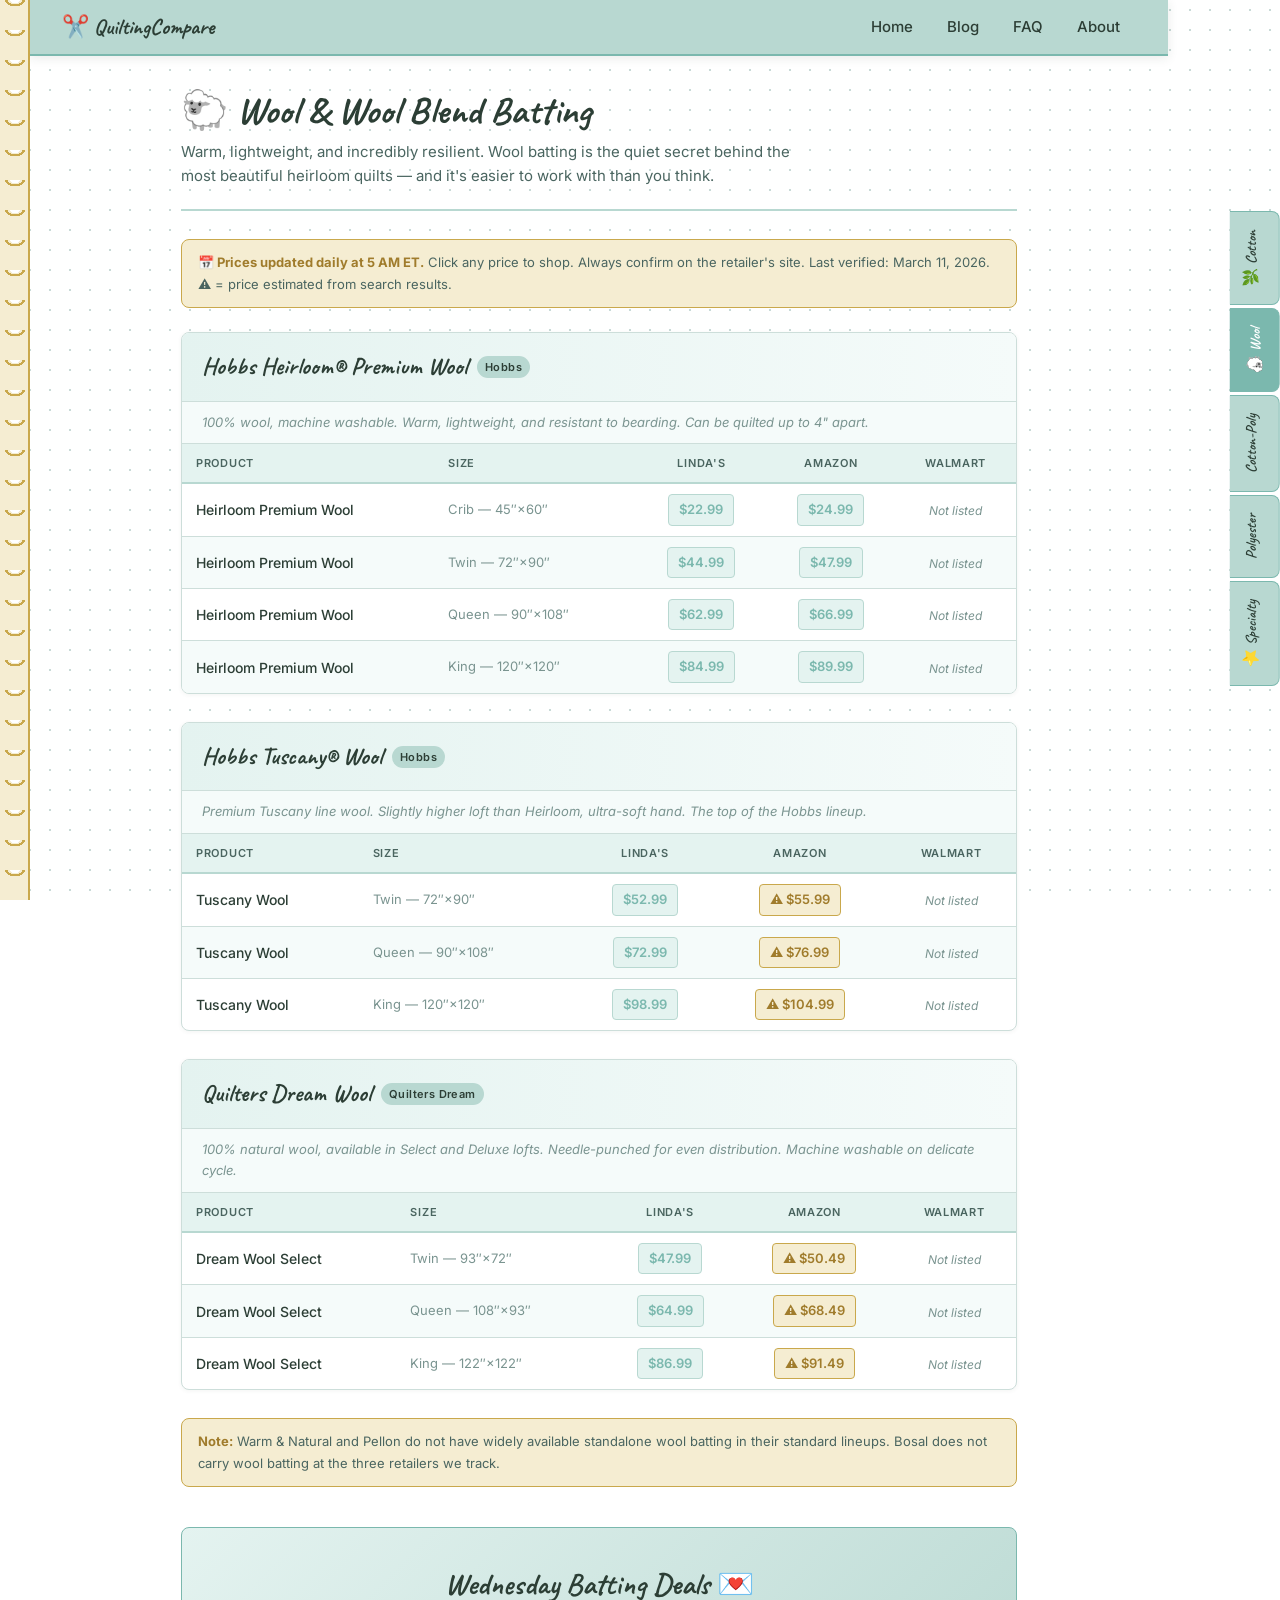
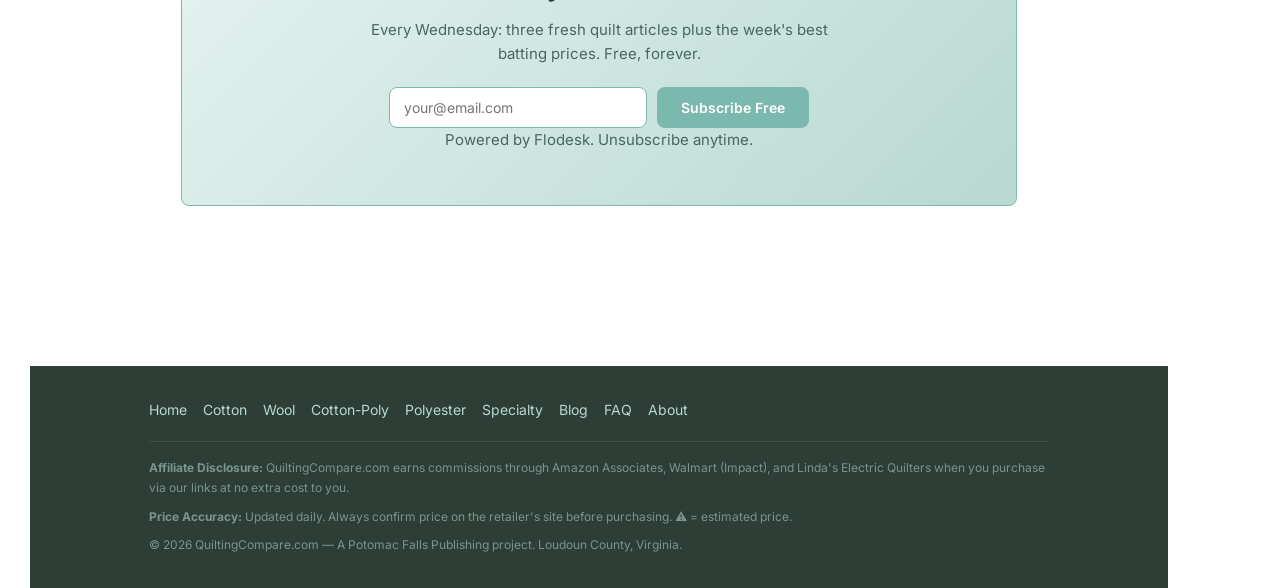
<file: wool.html>
<!DOCTYPE html>
<html lang="en">
<head>
  <meta charset="UTF-8">
  <meta name="viewport" content="width=device-width, initial-scale=1.0">
  <meta name="description" content="Compare wool and wool blend quilt batting prices from Hobbs, Quilters Dream, and more across Linda's, Amazon, and Walmart.">
  <title>Wool Batting Price Comparison — QuiltingCompare.com</title>
  <link rel="stylesheet" href="css/style.css">
  <link rel="icon" href="data:image/svg+xml,<svg xmlns='http://www.w3.org/2000/svg' viewBox='0 0 100 100'><text y='.9em' font-size='90'>✂️</text></svg>">
</head>
<body>

  <div class="spiral-binding" aria-hidden="true"></div>

  <nav class="top-nav">
    <a href="index.html" class="nav-brand">✂️ QuiltingCompare</a>
    <ul class="nav-links">
      <li><a href="index.html">Home</a></li>
      <li><a href="blog.html">Blog</a></li>
      <li><a href="faq.html">FAQ</a></li>
      <li><a href="about.html">About</a></li>
    </ul>
  </nav>

  <div class="batting-tabs-mobile" role="navigation" aria-label="Browse by batting type">
    <a href="cotton.html">🌿 Cotton</a>
    <a href="wool.html" class="active">🐑 Wool</a>
    <a href="cotton-poly.html">🔀 Cotton-Poly</a>
    <a href="polyester.html">✨ Polyester</a>
    <a href="specialty.html">⭐ Specialty</a>
  </div>

  <nav class="side-tabs" aria-label="Browse by batting type">
    <a href="cotton.html" class="side-tab">🌿 Cotton</a>
    <a href="wool.html" class="side-tab active">🐑 Wool</a>
    <a href="cotton-poly.html" class="side-tab">Cotton-Poly</a>
    <a href="polyester.html" class="side-tab">Polyester</a>
    <a href="specialty.html" class="side-tab">⭐ Specialty</a>
  </nav>

  <main class="page-wrapper">

    <header class="page-header">
      <h1>🐑 Wool &amp; Wool Blend Batting</h1>
      <p>Warm, lightweight, and incredibly resilient. Wool batting is the quiet secret behind the most beautiful heirloom quilts — and it's easier to work with than you think.</p>
    </header>

    <div class="price-notice">
      <strong>📅 Prices updated daily at 5 AM ET.</strong> Click any price to shop. Always confirm on the retailer's site. Last verified: March 11, 2026. ⚠ = price estimated from search results.
    </div>

    <!-- HOBBS HEIRLOOM WOOL -->
    <section class="brand-section" aria-labelledby="hobbs-wool-heading">
      <div class="brand-header">
        <h2 id="hobbs-wool-heading">Hobbs Heirloom® Premium Wool</h2>
        <span class="brand-tag">Hobbs</span>
      </div>
      <p class="brand-note">100% wool, machine washable. Warm, lightweight, and resistant to bearding. Can be quilted up to 4" apart.</p>
      <div class="table-wrapper">
        <table class="price-table">
          <thead>
            <tr><th>Product</th><th>Size</th><th class="center">Linda's</th><th class="center">Amazon</th><th class="center">Walmart</th></tr>
          </thead>
          <tbody>
            <tr>
              <td class="product-name">Heirloom Premium Wool</td>
              <td class="size-col">Crib — 45″×60″</td>
              <td class="price-cell"><a class="price-link" href="https://www.lindas.com/search?q=hobbs+wool+batting+crib" target="_blank" rel="noopener sponsored">$22.99</a></td>
              <td class="price-cell"><a class="price-link" href="https://www.amazon.com/s?k=hobbs+heirloom+wool+batting+crib&tag=YOURTAG-20" target="_blank" rel="noopener sponsored">$24.99</a></td>
              <td class="price-cell"><span class="price-na">Not listed</span></td>
            </tr>
            <tr>
              <td class="product-name">Heirloom Premium Wool</td>
              <td class="size-col">Twin — 72″×90″</td>
              <td class="price-cell"><a class="price-link" href="https://www.lindas.com/search?q=hobbs+wool+batting+twin" target="_blank" rel="noopener sponsored">$44.99</a></td>
              <td class="price-cell"><a class="price-link" href="https://www.amazon.com/s?k=hobbs+heirloom+wool+batting+twin&tag=YOURTAG-20" target="_blank" rel="noopener sponsored">$47.99</a></td>
              <td class="price-cell"><span class="price-na">Not listed</span></td>
            </tr>
            <tr>
              <td class="product-name">Heirloom Premium Wool</td>
              <td class="size-col">Queen — 90″×108″</td>
              <td class="price-cell"><a class="price-link" href="https://www.lindas.com/search?q=hobbs+wool+batting+queen" target="_blank" rel="noopener sponsored">$62.99</a></td>
              <td class="price-cell"><a class="price-link" href="https://www.amazon.com/s?k=hobbs+heirloom+wool+batting+queen&tag=YOURTAG-20" target="_blank" rel="noopener sponsored">$66.99</a></td>
              <td class="price-cell"><span class="price-na">Not listed</span></td>
            </tr>
            <tr>
              <td class="product-name">Heirloom Premium Wool</td>
              <td class="size-col">King — 120″×120″</td>
              <td class="price-cell"><a class="price-link" href="https://www.lindas.com/search?q=hobbs+wool+batting+king" target="_blank" rel="noopener sponsored">$84.99</a></td>
              <td class="price-cell"><a class="price-link" href="https://www.amazon.com/s?k=hobbs+heirloom+wool+batting+king&tag=YOURTAG-20" target="_blank" rel="noopener sponsored">$89.99</a></td>
              <td class="price-cell"><span class="price-na">Not listed</span></td>
            </tr>
          </tbody>
        </table>
      </div>
    </section>

    <!-- HOBBS TUSCANY WOOL -->
    <section class="brand-section" aria-labelledby="hobbs-tuscany-wool-heading">
      <div class="brand-header">
        <h2 id="hobbs-tuscany-wool-heading">Hobbs Tuscany® Wool</h2>
        <span class="brand-tag">Hobbs</span>
      </div>
      <p class="brand-note">Premium Tuscany line wool. Slightly higher loft than Heirloom, ultra-soft hand. The top of the Hobbs lineup.</p>
      <div class="table-wrapper">
        <table class="price-table">
          <thead>
            <tr><th>Product</th><th>Size</th><th class="center">Linda's</th><th class="center">Amazon</th><th class="center">Walmart</th></tr>
          </thead>
          <tbody>
            <tr>
              <td class="product-name">Tuscany Wool</td>
              <td class="size-col">Twin — 72″×90″</td>
              <td class="price-cell"><a class="price-link" href="https://www.lindas.com/search?q=hobbs+tuscany+wool+twin" target="_blank" rel="noopener sponsored">$52.99</a></td>
              <td class="price-cell"><a class="price-flag" href="https://www.amazon.com/s?k=hobbs+tuscany+wool+batting&tag=YOURTAG-20" target="_blank" rel="noopener sponsored">$55.99</a></td>
              <td class="price-cell"><span class="price-na">Not listed</span></td>
            </tr>
            <tr>
              <td class="product-name">Tuscany Wool</td>
              <td class="size-col">Queen — 90″×108″</td>
              <td class="price-cell"><a class="price-link" href="https://www.lindas.com/search?q=hobbs+tuscany+wool+queen" target="_blank" rel="noopener sponsored">$72.99</a></td>
              <td class="price-cell"><a class="price-flag" href="https://www.amazon.com/s?k=hobbs+tuscany+wool+batting+queen&tag=YOURTAG-20" target="_blank" rel="noopener sponsored">$76.99</a></td>
              <td class="price-cell"><span class="price-na">Not listed</span></td>
            </tr>
            <tr>
              <td class="product-name">Tuscany Wool</td>
              <td class="size-col">King — 120″×120″</td>
              <td class="price-cell"><a class="price-link" href="https://www.lindas.com/search?q=hobbs+tuscany+wool+king" target="_blank" rel="noopener sponsored">$98.99</a></td>
              <td class="price-cell"><a class="price-flag" href="https://www.amazon.com/s?k=hobbs+tuscany+wool+batting+king&tag=YOURTAG-20" target="_blank" rel="noopener sponsored">$104.99</a></td>
              <td class="price-cell"><span class="price-na">Not listed</span></td>
            </tr>
          </tbody>
        </table>
      </div>
    </section>

    <!-- QUILTERS DREAM WOOL -->
    <section class="brand-section" aria-labelledby="qd-wool-heading">
      <div class="brand-header">
        <h2 id="qd-wool-heading">Quilters Dream Wool</h2>
        <span class="brand-tag">Quilters Dream</span>
      </div>
      <p class="brand-note">100% natural wool, available in Select and Deluxe lofts. Needle-punched for even distribution. Machine washable on delicate cycle.</p>
      <div class="table-wrapper">
        <table class="price-table">
          <thead>
            <tr><th>Product</th><th>Size</th><th class="center">Linda's</th><th class="center">Amazon</th><th class="center">Walmart</th></tr>
          </thead>
          <tbody>
            <tr>
              <td class="product-name">Dream Wool Select</td>
              <td class="size-col">Twin — 93″×72″</td>
              <td class="price-cell"><a class="price-link" href="https://www.lindas.com/search?q=quilters+dream+wool+select" target="_blank" rel="noopener sponsored">$47.99</a></td>
              <td class="price-cell"><a class="price-flag" href="https://www.amazon.com/s?k=quilters+dream+wool+batting&tag=YOURTAG-20" target="_blank" rel="noopener sponsored">$50.49</a></td>
              <td class="price-cell"><span class="price-na">Not listed</span></td>
            </tr>
            <tr>
              <td class="product-name">Dream Wool Select</td>
              <td class="size-col">Queen — 108″×93″</td>
              <td class="price-cell"><a class="price-link" href="https://www.lindas.com/search?q=quilters+dream+wool+select+queen" target="_blank" rel="noopener sponsored">$64.99</a></td>
              <td class="price-cell"><a class="price-flag" href="https://www.amazon.com/s?k=quilters+dream+wool+batting+queen&tag=YOURTAG-20" target="_blank" rel="noopener sponsored">$68.49</a></td>
              <td class="price-cell"><span class="price-na">Not listed</span></td>
            </tr>
            <tr>
              <td class="product-name">Dream Wool Select</td>
              <td class="size-col">King — 122″×122″</td>
              <td class="price-cell"><a class="price-link" href="https://www.lindas.com/search?q=quilters+dream+wool+select+king" target="_blank" rel="noopener sponsored">$86.99</a></td>
              <td class="price-cell"><a class="price-flag" href="https://www.amazon.com/s?k=quilters+dream+wool+batting+king&tag=YOURTAG-20" target="_blank" rel="noopener sponsored">$91.49</a></td>
              <td class="price-cell"><span class="price-na">Not listed</span></td>
            </tr>
          </tbody>
        </table>
      </div>
    </section>

    <div class="price-notice" style="margin-top:0;">
      <strong>Note:</strong> Warm &amp; Natural and Pellon do not have widely available standalone wool batting in their standard lineups. Bosal does not carry wool batting at the three retailers we track.
    </div>

    <section class="newsletter-section">
      <h2>Wednesday Batting Deals 💌</h2>
      <p>Every Wednesday: three fresh quilt articles plus the week's best batting prices. Free, forever.</p>
      <div class="newsletter-form">
        <input type="email" placeholder="your@email.com" aria-label="Email address">
        <button class="btn btn-primary" type="button">Subscribe Free</button>
      </div>
      <p class="newsletter-fine">Powered by Flodesk. Unsubscribe anytime.</p>
    </section>

  </main>

  <footer class="site-footer">
    <div class="footer-inner">
      <nav class="footer-nav">
        <a href="index.html">Home</a>
        <a href="cotton.html">Cotton</a>
        <a href="wool.html">Wool</a>
        <a href="cotton-poly.html">Cotton-Poly</a>
        <a href="polyester.html">Polyester</a>
        <a href="specialty.html">Specialty</a>
        <a href="blog.html">Blog</a>
        <a href="faq.html">FAQ</a>
        <a href="about.html">About</a>
      </nav>
      <div class="footer-disclaimer">
        <p><strong>Affiliate Disclosure:</strong> QuiltingCompare.com earns commissions through Amazon Associates, Walmart (Impact), and Linda's Electric Quilters when you purchase via our links at no extra cost to you.</p>
        <p><strong>Price Accuracy:</strong> Updated daily. Always confirm price on the retailer's site before purchasing. ⚠ = estimated price.</p>
        <p>© 2026 QuiltingCompare.com — A Potomac Falls Publishing project. Loudoun County, Virginia.</p>
      </div>
    </div>
  </footer>

</body>
</html>
</file>
<file: css/style.css>
/* =========================================
   QuiltingCompare.com — Main Stylesheet
   Version 1.0 | March 2026
   Mobile-first · bujo-inspired · mint palette
   ========================================= */

@import url('https://fonts.googleapis.com/css2?family=Caveat:wght@400;600;700&family=Inter:wght@300;400;500;600&display=swap');

/* --- Custom Properties --- */
:root {
  --mint:        #B8D8D1;
  --mint-dark:   #7BB8AE;
  --mint-light:  #E4F3F0;
  --mint-pale:   #F5FBFA;
  --gold:        #C9A84C;
  --gold-light:  #F5EDD2;
  --gold-dark:   #A07C2C;
  --text-dark:   #2C3E35;
  --text-mid:    #4A6560;
  --text-light:  #7A9490;
  --dot-color:   #C8DAD7;
  --white:       #FFFFFF;
  --border:      #CDDEDA;
  --stripe:      #F5FBFA;

  --font-hand: 'Caveat', cursive;
  --font-body: 'Inter', system-ui, -apple-system, sans-serif;

  --spiral-w:  30px;
  --tab-w:     112px;
  --nav-h:     56px;
  --radius:    8px;
  --shadow:    0 2px 10px rgba(44,62,53,0.10);
}

/* --- Reset --- */
*, *::before, *::after { box-sizing: border-box; margin: 0; padding: 0; }

html { scroll-behavior: smooth; font-size: 16px; }

body {
  font-family: var(--font-body);
  color: var(--text-dark);
  background-color: var(--white);
  background-image: radial-gradient(circle, var(--dot-color) 1.2px, transparent 1.2px);
  background-size: 20px 20px;
  background-attachment: fixed;
  line-height: 1.65;
  overflow-x: hidden;
}

a { color: var(--mint-dark); text-decoration: none; }
a:hover { color: var(--text-dark); text-decoration: underline; }

img { max-width: 100%; height: auto; display: block; }

/* =============================================
   SPIRAL BINDING — Desktop left-edge detail
   ============================================= */
.spiral-binding {
  display: none;
  position: fixed;
  left: 0; top: 0;
  width: var(--spiral-w);
  height: 100vh;
  background-color: var(--gold-light);
  border-right: 2px solid var(--gold);
  z-index: 200;
  /* ring pattern */
  background-image:
    radial-gradient(ellipse 14px 9px at 50% 0px,
      transparent 7px,
      var(--gold) 7px, var(--gold) 10px,
      transparent 10px),
    radial-gradient(ellipse 10px 6px at 50% 0px,
      var(--white) 5px, transparent 5px);
  background-size: var(--spiral-w) 30px;
  background-repeat: repeat-y;
  pointer-events: none;
}

/* =============================================
   TOP NAVIGATION
   ============================================= */
.top-nav {
  position: sticky;
  top: 0;
  z-index: 150;
  background: var(--mint);
  border-bottom: 2px solid var(--mint-dark);
  box-shadow: var(--shadow);
  height: var(--nav-h);
  display: flex;
  align-items: center;
  padding: 0 16px;
}

.nav-brand {
  font-family: var(--font-hand);
  font-size: 22px;
  font-weight: 700;
  color: var(--text-dark);
  flex: 1;
  white-space: nowrap;
}
.nav-brand:hover { text-decoration: none; color: var(--text-dark); }

.nav-links {
  display: flex;
  gap: 2px;
  list-style: none;
}
.nav-links a {
  display: block;
  padding: 8px 12px;
  color: var(--text-dark);
  font-weight: 500;
  font-size: 14px;
  border-radius: var(--radius);
  transition: background 0.15s;
}
.nav-links a:hover,
.nav-links a.active {
  background: var(--mint-dark);
  color: var(--white);
  text-decoration: none;
}

/* =============================================
   MOBILE BATTING TYPE TABS (horizontal scroll)
   ============================================= */
.batting-tabs-mobile {
  background: var(--mint-light);
  border-bottom: 1px solid var(--border);
  overflow-x: auto;
  -webkit-overflow-scrolling: touch;
  white-space: nowrap;
  scrollbar-width: none;
  -ms-overflow-style: none;
}
.batting-tabs-mobile::-webkit-scrollbar { display: none; }

.batting-tabs-mobile a {
  display: inline-block;
  padding: 10px 16px;
  color: var(--text-mid);
  font-size: 13px;
  font-weight: 500;
  border-right: 1px solid var(--border);
  transition: background 0.15s;
}
.batting-tabs-mobile a:hover,
.batting-tabs-mobile a.active {
  background: var(--mint);
  color: var(--text-dark);
  text-decoration: none;
}

/* =============================================
   DESKTOP SIDE TABS (right edge, notebook tabs)
   ============================================= */
.side-tabs {
  display: none;
  position: fixed;
  right: 0;
  top: 50%;
  transform: translateY(-50%);
  flex-direction: column;
  z-index: 150;
}
.side-tab {
  display: block;
  background: var(--mint);
  color: var(--text-dark);
  writing-mode: vertical-rl;
  transform: rotate(180deg);
  padding: 18px 10px;
  font-family: var(--font-hand);
  font-size: 15px;
  font-weight: 600;
  border-radius: 8px 0 0 8px;
  border: 1px solid var(--mint-dark);
  border-right: none;
  margin-bottom: 3px;
  transition: background 0.15s, padding 0.15s;
  white-space: nowrap;
}
.side-tab:hover,
.side-tab.active {
  background: var(--mint-dark);
  color: var(--white);
  padding-right: 14px;
  text-decoration: none;
}

/* =============================================
   PAGE WRAPPER
   ============================================= */
.page-wrapper {
  max-width: 900px;
  margin: 0 auto;
  padding: 0 16px 60px;
}

/* =============================================
   PAGE HEADER (comparison pages)
   ============================================= */
.page-header {
  padding: 32px 0 20px;
  border-bottom: 2px solid var(--mint);
  margin-bottom: 28px;
}
.page-header h1 {
  font-family: var(--font-hand);
  font-size: 38px;
  font-weight: 700;
  color: var(--text-dark);
  line-height: 1.2;
  margin-bottom: 6px;
}
.page-header p {
  color: var(--text-mid);
  font-size: 15px;
  max-width: 620px;
}

/* =============================================
   HERO (Home page)
   ============================================= */
.hero {
  background: linear-gradient(135deg, var(--mint-pale) 0%, var(--mint-light) 100%);
  border: 1px solid var(--mint);
  border-radius: var(--radius);
  padding: 40px 28px;
  margin: 24px 0 28px;
  position: relative;
  overflow: hidden;
}
.hero::after {
  content: '✂️';
  position: absolute;
  top: 20px; right: 28px;
  font-size: 60px;
  opacity: 0.12;
  pointer-events: none;
}
.hero h1 {
  font-family: var(--font-hand);
  font-size: 44px;
  font-weight: 700;
  color: var(--text-dark);
  line-height: 1.15;
  margin-bottom: 12px;
}
.hero p {
  font-size: 16px;
  color: var(--text-mid);
  max-width: 540px;
  margin-bottom: 24px;
}
.hero-btns { display: flex; gap: 10px; flex-wrap: wrap; }

/* Buttons */
.btn {
  display: inline-block;
  padding: 10px 22px;
  border-radius: var(--radius);
  font-weight: 600;
  font-size: 14px;
  cursor: pointer;
  border: 2px solid transparent;
  transition: all 0.15s;
  font-family: var(--font-body);
}
.btn-primary {
  background: var(--mint-dark);
  color: var(--white);
  border-color: var(--mint-dark);
}
.btn-primary:hover {
  background: var(--text-dark);
  border-color: var(--text-dark);
  color: var(--white);
  text-decoration: none;
}
.btn-outline {
  background: transparent;
  color: var(--text-dark);
  border-color: var(--mint-dark);
}
.btn-outline:hover {
  background: var(--mint-light);
  text-decoration: none;
}

/* =============================================
   PRICE NOTICE BANNER
   ============================================= */
.price-notice {
  background: var(--gold-light);
  border: 1px solid var(--gold);
  border-radius: var(--radius);
  padding: 12px 16px;
  margin-bottom: 24px;
  font-size: 13px;
  color: var(--text-mid);
}
.price-notice strong { color: var(--gold-dark); }

/* =============================================
   BATTING TYPE CARDS GRID (Home)
   ============================================= */
.section-title {
  font-family: var(--font-hand);
  font-size: 28px;
  color: var(--text-dark);
  margin-bottom: 18px;
}
.type-grid {
  display: grid;
  grid-template-columns: repeat(2, 1fr);
  gap: 14px;
  margin-bottom: 40px;
}
.type-card {
  background: var(--white);
  border: 1px solid var(--border);
  border-radius: var(--radius);
  padding: 20px;
  display: block;
  transition: box-shadow 0.15s, border-color 0.15s, transform 0.1s;
}
.type-card:hover {
  box-shadow: var(--shadow);
  border-color: var(--mint-dark);
  transform: translateY(-1px);
  text-decoration: none;
}
.type-card-icon { font-size: 28px; margin-bottom: 8px; }
.type-card h3 {
  font-family: var(--font-hand);
  font-size: 20px;
  color: var(--text-dark);
  margin-bottom: 4px;
}
.type-card p { font-size: 13px; color: var(--text-light); }

/* =============================================
   BRAND SECTIONS (comparison pages)
   ============================================= */
.brand-section {
  background: var(--white);
  border: 1px solid var(--border);
  border-radius: var(--radius);
  margin-bottom: 28px;
  overflow: hidden;
  box-shadow: 0 1px 4px rgba(44,62,53,0.06);
}
.brand-header {
  background: linear-gradient(90deg, var(--mint-light) 0%, var(--mint-pale) 100%);
  padding: 14px 20px;
  border-bottom: 1px solid var(--border);
  display: flex;
  align-items: center;
  gap: 10px;
  flex-wrap: wrap;
}
.brand-header h2 {
  font-family: var(--font-hand);
  font-size: 24px;
  color: var(--text-dark);
}
.brand-tag {
  display: inline-block;
  background: var(--mint);
  color: var(--text-dark);
  font-size: 11px;
  font-weight: 600;
  padding: 2px 8px;
  border-radius: 20px;
  letter-spacing: 0.4px;
}
.brand-note {
  font-size: 13px;
  color: var(--text-light);
  padding: 10px 20px;
  background: var(--stripe);
  border-bottom: 1px solid var(--border);
  font-style: italic;
}

/* =============================================
   PRICE TABLE
   ============================================= */
.table-wrapper {
  overflow-x: auto;
  -webkit-overflow-scrolling: touch;
}
.price-table {
  width: 100%;
  border-collapse: collapse;
  font-size: 14px;
  min-width: 480px;
}
.price-table th {
  background: var(--mint-light);
  color: var(--text-mid);
  font-size: 11px;
  font-weight: 600;
  text-transform: uppercase;
  letter-spacing: 0.7px;
  padding: 10px 14px;
  text-align: left;
  border-bottom: 2px solid var(--mint);
  white-space: nowrap;
}
.price-table th.center { text-align: center; }
.price-table td {
  padding: 10px 14px;
  border-bottom: 1px solid var(--border);
  vertical-align: middle;
}
.price-table tr:last-child td { border-bottom: none; }
.price-table tr:nth-child(even) td { background: var(--stripe); }
.price-table td.product-name { font-weight: 500; }
.price-table td.size-col {
  color: var(--text-light);
  font-size: 13px;
  white-space: nowrap;
}
.price-table td.price-cell { text-align: center; }

.price-link {
  display: inline-block;
  background: var(--mint-light);
  color: var(--mint-dark);
  font-weight: 600;
  padding: 4px 10px;
  border-radius: 4px;
  border: 1px solid var(--mint);
  font-size: 13px;
  transition: all 0.15s;
  white-space: nowrap;
}
.price-link:hover {
  background: var(--mint-dark);
  color: var(--white);
  border-color: var(--mint-dark);
  text-decoration: none;
}
.price-na {
  color: var(--text-light);
  font-size: 12px;
  font-style: italic;
}
.price-flag {
  display: inline-block;
  background: var(--gold-light);
  color: var(--gold-dark);
  font-weight: 600;
  padding: 4px 10px;
  border-radius: 4px;
  border: 1px solid var(--gold);
  font-size: 13px;
  white-space: nowrap;
}
.price-flag::before { content: '⚠ '; }

/* =============================================
   NEWSLETTER SIGNUP
   ============================================= */
.newsletter-section {
  background: linear-gradient(135deg, var(--mint-light) 0%, var(--mint) 100%);
  border: 1px solid var(--mint-dark);
  border-radius: var(--radius);
  padding: 32px 24px;
  margin: 40px 0;
  text-align: center;
}
.newsletter-section h2 {
  font-family: var(--font-hand);
  font-size: 30px;
  color: var(--text-dark);
  margin-bottom: 8px;
}
.newsletter-section p {
  color: var(--text-mid);
  font-size: 15px;
  max-width: 460px;
  margin: 0 auto 20px;
}
.newsletter-form {
  display: flex;
  gap: 10px;
  max-width: 420px;
  margin: 0 auto;
  flex-wrap: wrap;
  justify-content: center;
}
.newsletter-form input[type="email"] {
  flex: 1;
  min-width: 200px;
  padding: 10px 14px;
  border: 1px solid var(--mint-dark);
  border-radius: var(--radius);
  font-size: 14px;
  font-family: var(--font-body);
  background: var(--white);
  color: var(--text-dark);
}
.newsletter-form input[type="email"]:focus {
  outline: none;
  border-color: var(--gold);
  box-shadow: 0 0 0 3px var(--gold-light);
}
.newsletter-fine { font-size: 12px; color: var(--text-light); margin-top: 10px; }

/* =============================================
   BLOG CARDS
   ============================================= */
.blog-grid {
  display: grid;
  grid-template-columns: 1fr;
  gap: 20px;
  margin-bottom: 40px;
}
.blog-card {
  background: var(--white);
  border: 1px solid var(--border);
  border-radius: var(--radius);
  padding: 22px;
  transition: box-shadow 0.15s;
}
.blog-card:hover { box-shadow: var(--shadow); }
.post-meta { font-size: 12px; color: var(--text-light); margin-bottom: 8px; }
.blog-card h2 {
  font-family: var(--font-hand);
  font-size: 22px;
  color: var(--text-dark);
  margin-bottom: 8px;
  line-height: 1.3;
}
.blog-card h2 a { color: var(--text-dark); }
.blog-card h2 a:hover { color: var(--mint-dark); text-decoration: none; }
.blog-card p { font-size: 14px; color: var(--text-mid); margin-bottom: 12px; }
.blog-card .read-more { font-size: 13px; font-weight: 600; color: var(--mint-dark); }
.tag {
  display: inline-block;
  background: var(--mint-light);
  color: var(--mint-dark);
  font-size: 11px;
  font-weight: 600;
  padding: 2px 8px;
  border-radius: 20px;
  margin-right: 4px;
}

/* =============================================
   FAQ
   ============================================= */
.faq-item {
  border: 1px solid var(--border);
  border-radius: var(--radius);
  margin-bottom: 12px;
  overflow: hidden;
  background: var(--white);
}
.faq-q {
  padding: 14px 20px;
  font-family: var(--font-hand);
  font-size: 18px;
  color: var(--text-dark);
  background: var(--mint-pale);
  border-bottom: 1px solid var(--border);
}
.faq-a {
  padding: 14px 20px;
  font-size: 14px;
  color: var(--text-mid);
  line-height: 1.75;
}
.faq-a a { color: var(--mint-dark); }

/* =============================================
   ABOUT PAGE
   ============================================= */
.about-content {
  max-width: 680px;
}
.about-content p {
  font-size: 15px;
  color: var(--text-mid);
  margin-bottom: 18px;
  line-height: 1.8;
}
.about-content h2 {
  font-family: var(--font-hand);
  font-size: 26px;
  color: var(--text-dark);
  margin: 28px 0 10px;
}

/* =============================================
   FOOTER
   ============================================= */
.site-footer {
  background: var(--text-dark);
  color: var(--mint-light);
  padding: 32px 16px;
  margin-top: 60px;
}
.footer-inner { max-width: 900px; margin: 0 auto; }
.footer-nav {
  display: flex;
  gap: 16px;
  flex-wrap: wrap;
  margin-bottom: 20px;
}
.footer-nav a { color: var(--mint); font-size: 14px; }
.footer-nav a:hover { color: var(--white); text-decoration: none; }
.footer-disclaimer {
  font-size: 12px;
  color: var(--text-light);
  line-height: 1.7;
  border-top: 1px solid rgba(255,255,255,0.1);
  padding-top: 16px;
}
.footer-disclaimer p + p { margin-top: 8px; }
.footer-disclaimer a { color: var(--mint); }

/* =============================================
   RESPONSIVE — TABLET+
   ============================================= */
@media (min-width: 640px) {
  .type-grid { grid-template-columns: repeat(3, 1fr); }
  .blog-grid { grid-template-columns: repeat(2, 1fr); }
  .hero h1 { font-size: 52px; }
}

/* =============================================
   RESPONSIVE — DESKTOP
   ============================================= */
@media (min-width: 768px) {
  body {
    padding-left: var(--spiral-w);
    padding-right: var(--tab-w);
  }
  .spiral-binding { display: block; }
  .side-tabs { display: flex; }
  .batting-tabs-mobile { display: none; }
  .page-wrapper { padding: 0 32px 60px; }
  .top-nav { padding: 0 32px; }
  .nav-links a { font-size: 15px; padding: 10px 16px; }
  .type-grid { grid-template-columns: repeat(5, 1fr); }
  .blog-grid { grid-template-columns: repeat(2, 1fr); }
  .hero { padding: 48px 40px; }
  .hero h1 { font-size: 56px; }
}

/* =============================================
   PRINT
   ============================================= */
@media print {
  .spiral-binding, .side-tabs, .batting-tabs-mobile,
  .top-nav, .newsletter-section, .site-footer { display: none !important; }
  body { padding: 0; background: white; }
}
</file>
